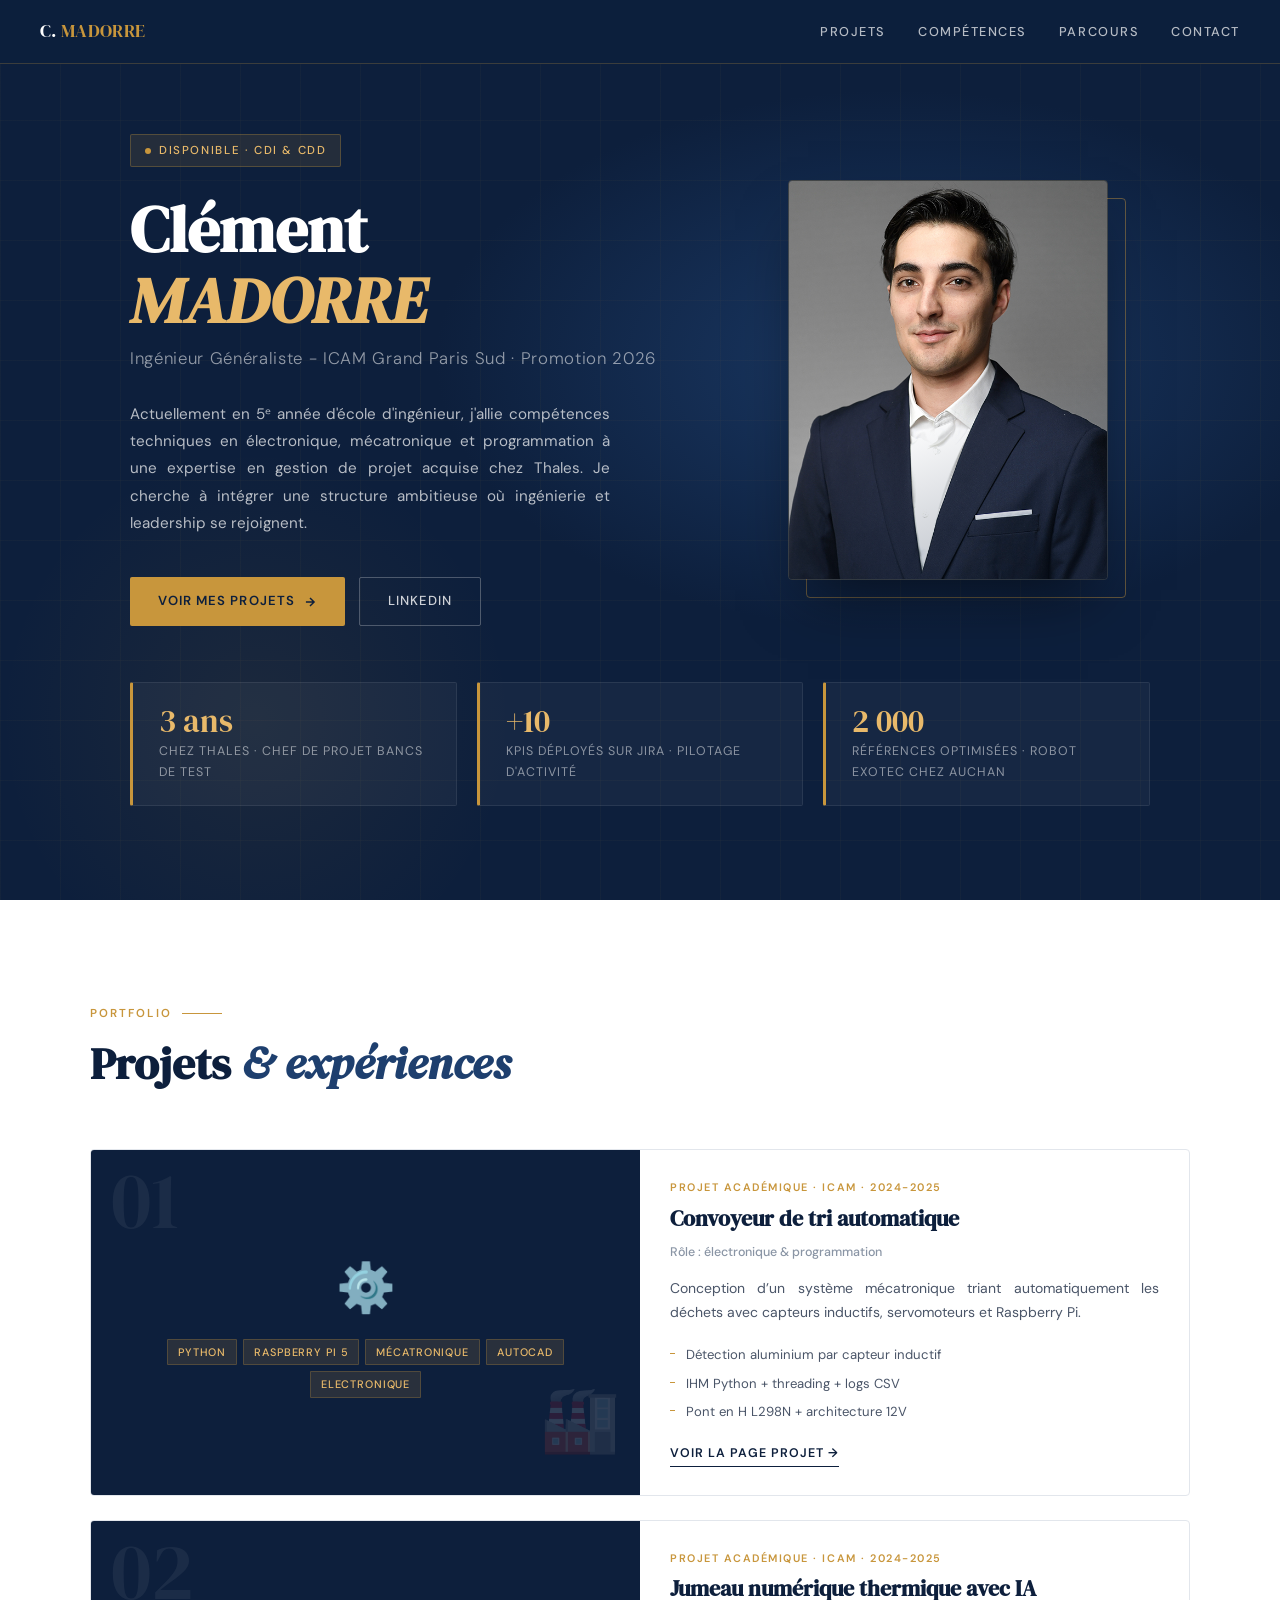
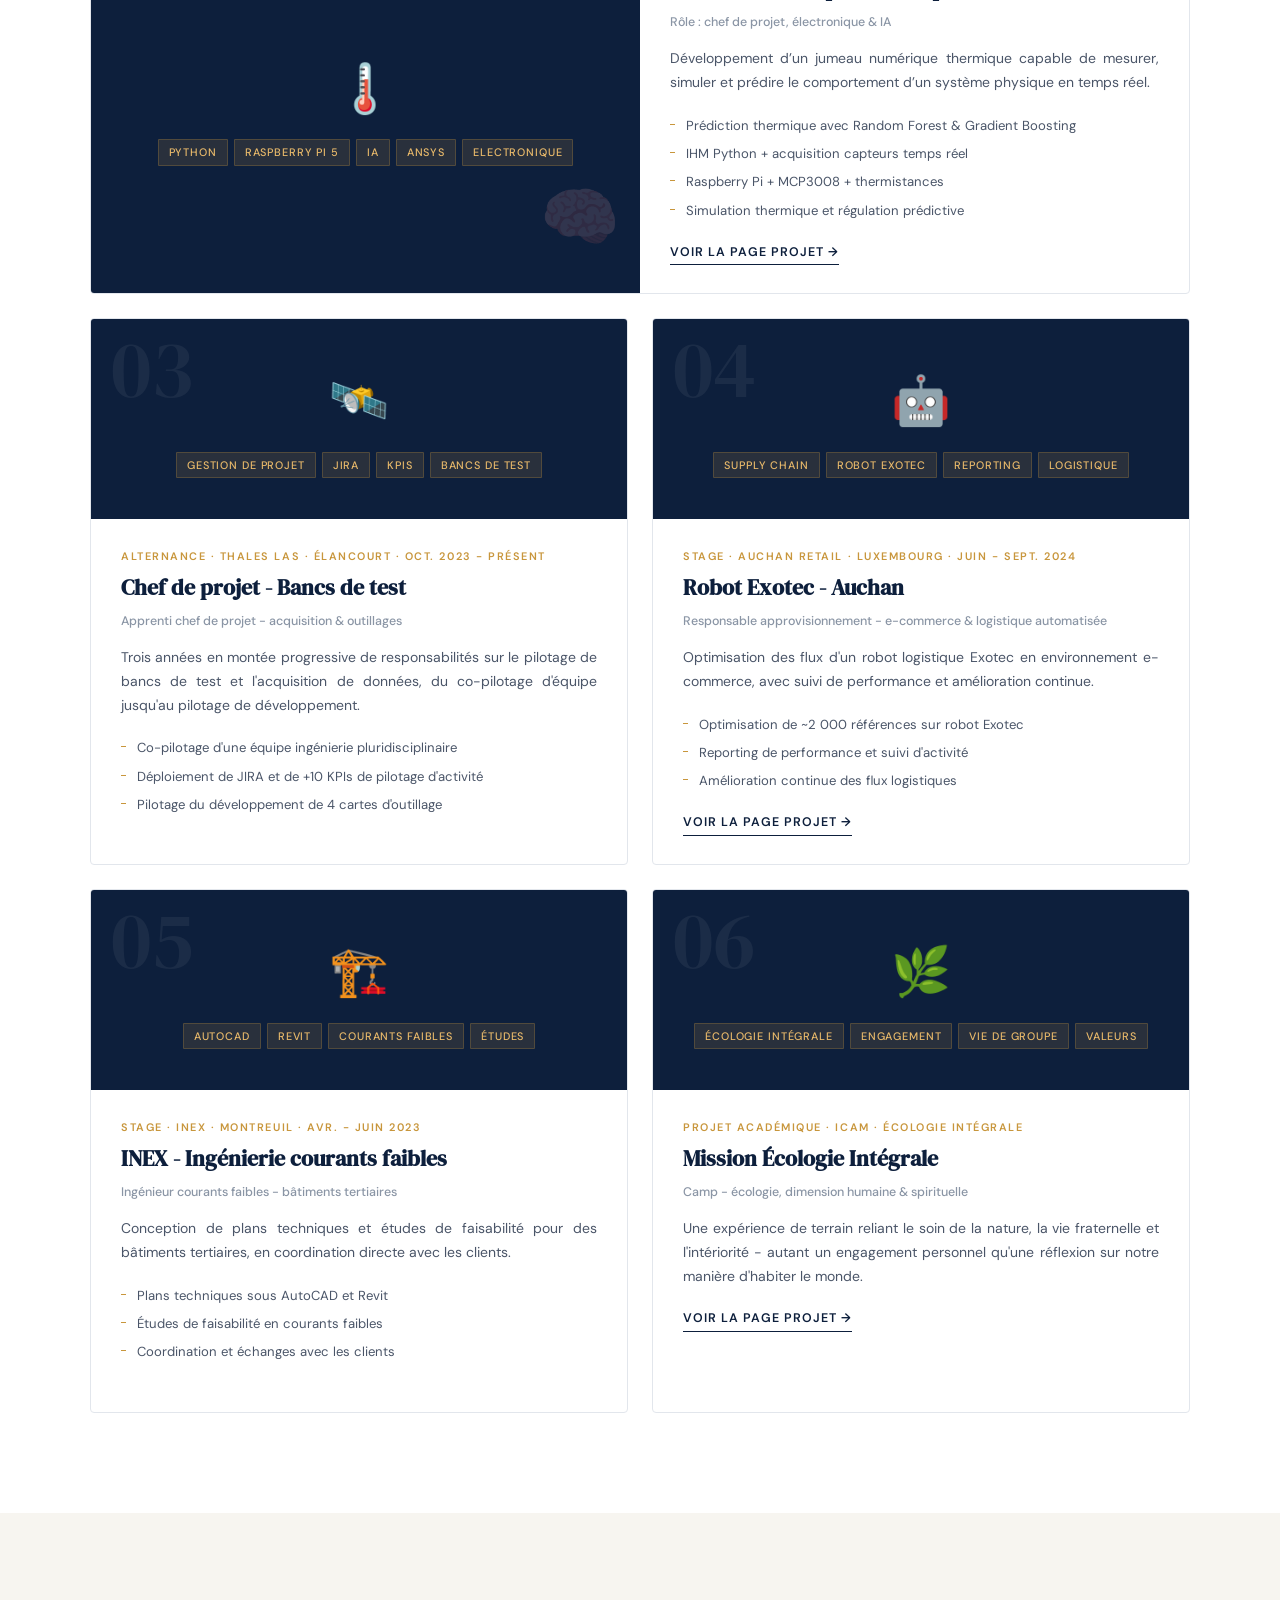
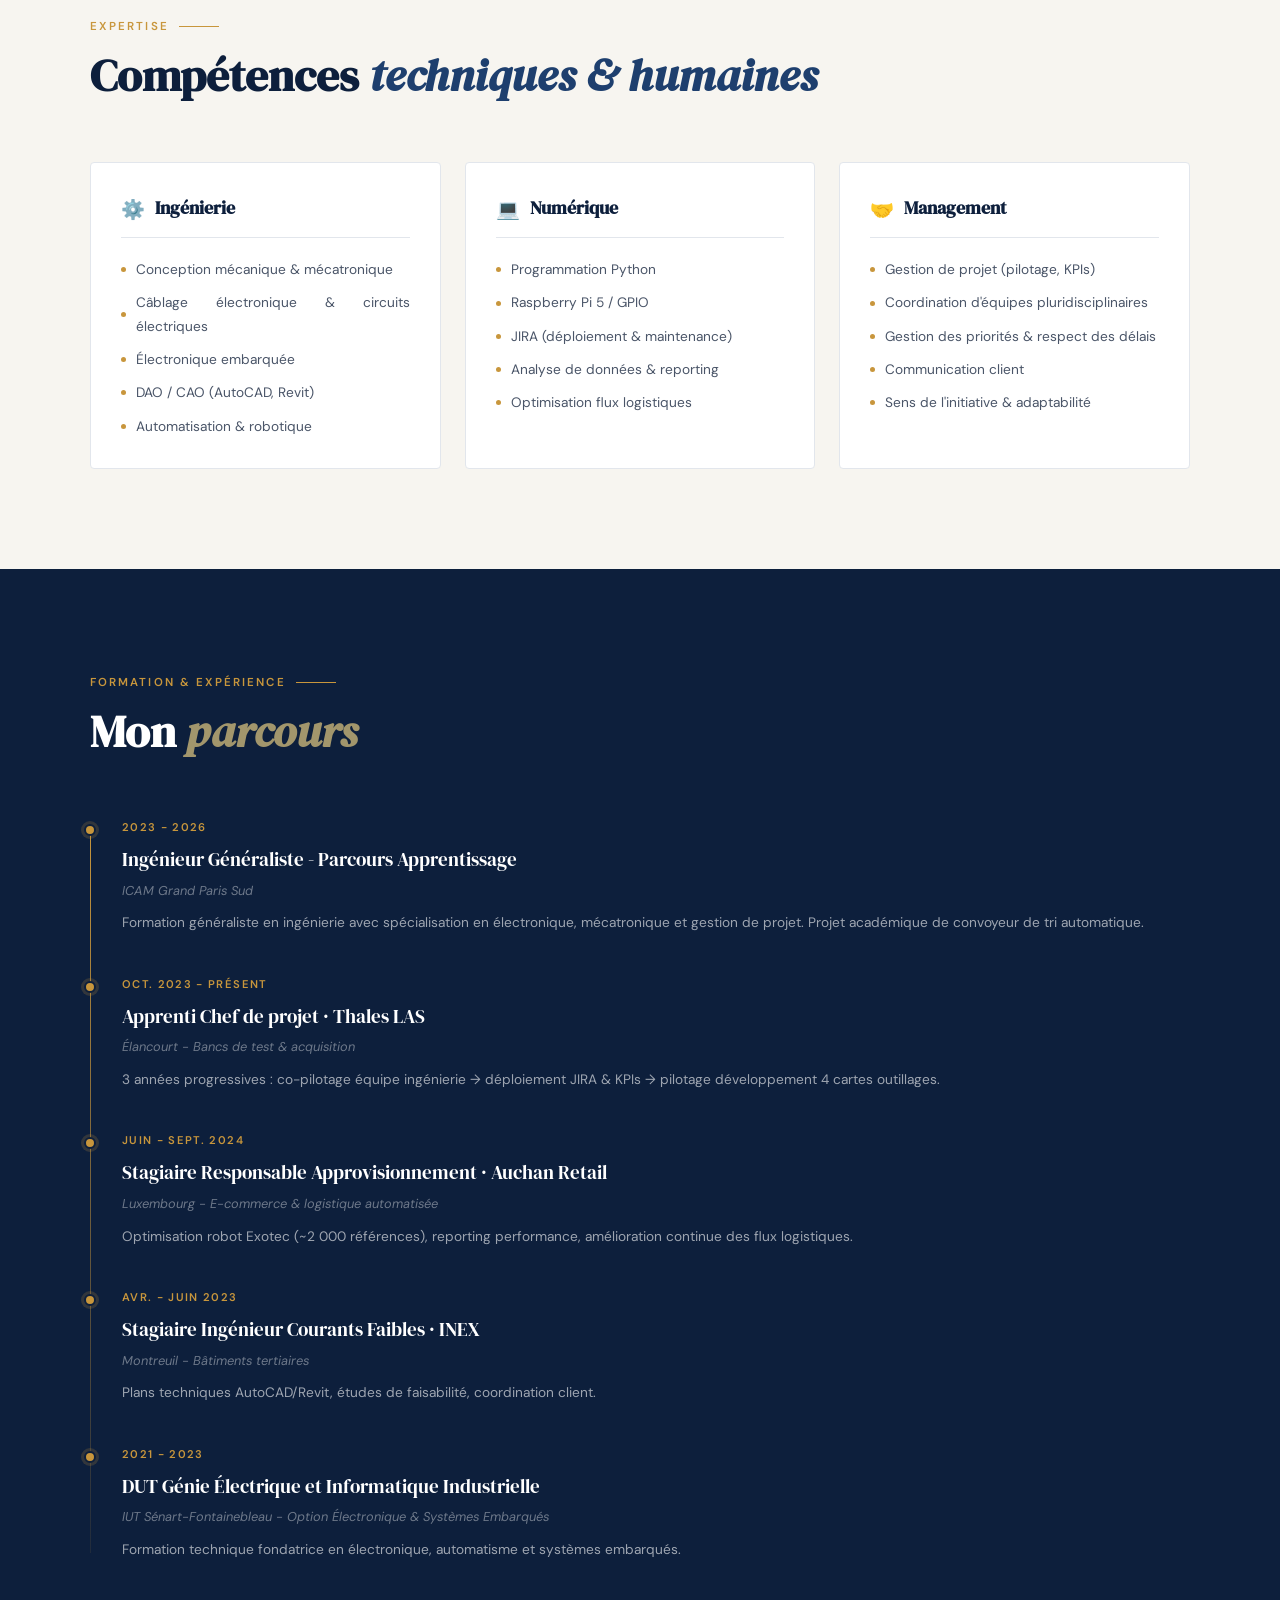
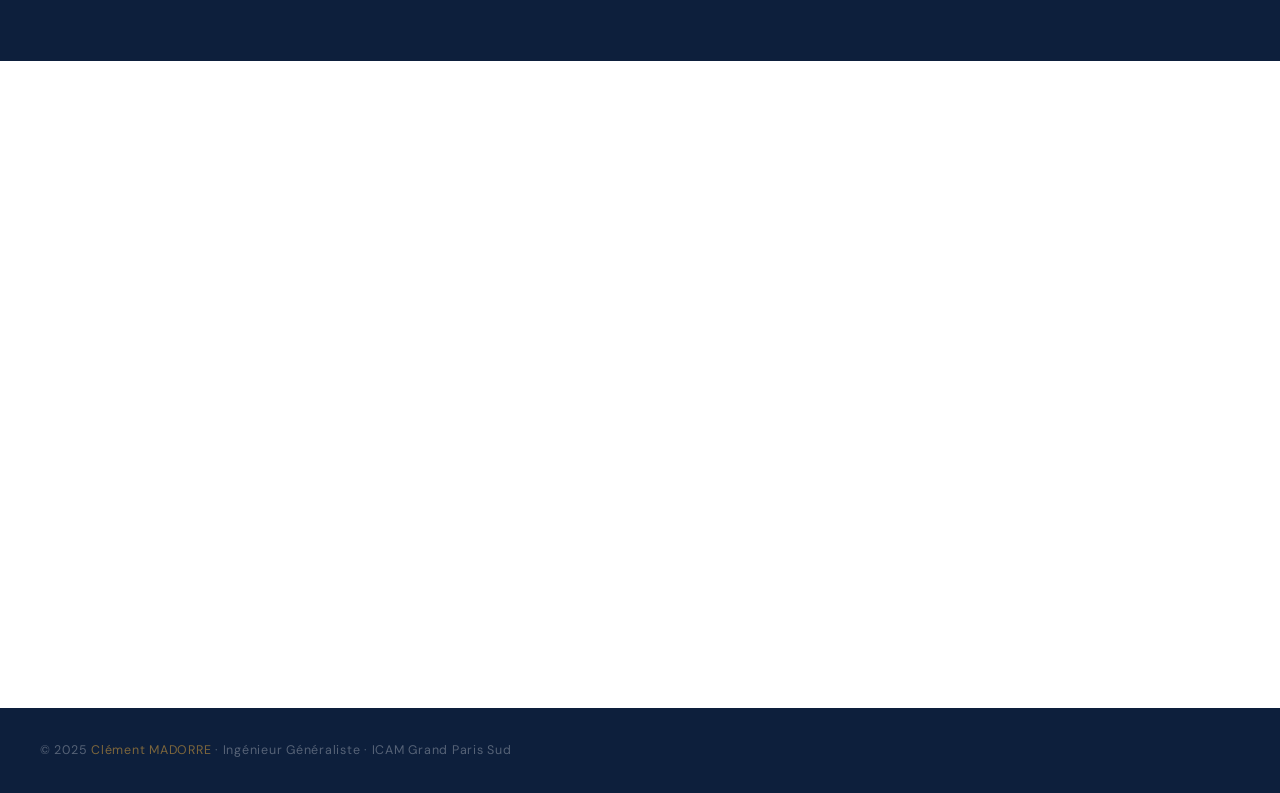
<file: index.html>
<!DOCTYPE html>
<html lang="fr">
<head>
<meta charset="UTF-8">
<meta name="viewport" content="width=device-width, initial-scale=1.0">
<title>Clément MADORRE - Ingénieur Généraliste</title>
<link rel="preconnect" href="https://fonts.googleapis.com">
<link rel="preconnect" href="https://fonts.gstatic.com" crossorigin>
<link href="https://fonts.googleapis.com/css2?family=DM+Serif+Display:ital@0;1&family=DM+Sans:ital,opsz,wght@0,9..40,300;0,9..40,400;0,9..40,500;0,9..40,600;1,9..40,300&display=swap" rel="stylesheet">
<style>
*, *::before, *::after { margin: 0; padding: 0; box-sizing: border-box; }

:root {
  --navy: #0d1f3c;
  --navy-mid: #162d52;
  --navy-light: #1e3f6e;
  --gold: #c8963c;
  --gold-light: #e8b96a;
  --cream: #f7f5f0;
  --white: #ffffff;
  --gray-100: #f0f2f5;
  --gray-200: #e2e6ec;
  --gray-400: #8a95a5;
  --gray-600: #4a5568;
  --text: #1a2332;
}

html { scroll-behavior: smooth; }

/* Texte justifié */
p, .hero-bio, .project-desc, .timeline-desc, li {
  text-align: justify;
  text-justify: inter-word;
  -webkit-hyphens: auto;
  hyphens: auto;
}

body {
  font-family: 'DM Sans', sans-serif;
  background: var(--cream);
  color: var(--text);
  overflow-x: hidden;
  font-size: 15px;
  line-height: 1.7;
}

/* ─── NAV ─── */
nav {
  position: fixed;
  top: 0;
  left: 0;
  right: 0;
  z-index: 100;
  padding: 0 40px;
  height: 64px;
  display: flex;
  align-items: center;
  justify-content: space-between;
  background: rgba(13, 31, 60, 0.97);
  backdrop-filter: blur(12px);
  border-bottom: 1px solid rgba(200, 150, 60, 0.25);
}

.nav-logo {
  font-family: 'DM Serif Display', serif;
  color: var(--white);
  font-size: 1.1rem;
  letter-spacing: 0.02em;
}

.nav-logo span { color: var(--gold); }

.nav-links { display: flex; gap: 32px; list-style: none; }
.nav-links a {
  color: rgba(255,255,255,0.7);
  text-decoration: none;
  font-size: 0.8rem;
  font-weight: 500;
  letter-spacing: 0.12em;
  text-transform: uppercase;
  transition: color 0.2s;
}
.nav-links a:hover { color: var(--gold-light); }

/* ─── HERO ─── */
.hero {
  min-height: 100vh;
  background: var(--navy);
  display: flex;
  align-items: center;
  position: relative;
  overflow: hidden;
}

.hero::before {
  content: '';
  position: absolute;
  inset: 0;
  background:
    radial-gradient(ellipse 60% 50% at 70% 40%, rgba(30, 63, 110, 0.8) 0%, transparent 60%),
    radial-gradient(ellipse 40% 60% at 20% 80%, rgba(200, 150, 60, 0.08) 0%, transparent 50%);
}

.hero-grid {
  position: absolute;
  inset: 0;
  background-image:
    linear-gradient(rgba(200,150,60,0.04) 1px, transparent 1px),
    linear-gradient(90deg, rgba(200,150,60,0.04) 1px, transparent 1px);
  background-size: 60px 60px;
}

.hero-content {
  position: relative;
  max-width: 1100px;
  margin: 0 auto;
  padding: 120px 40px 80px;
  display: flex;
  flex-direction: column;
  gap: 56px;
}

.hero-top {
  display: grid;
  grid-template-columns: 1.15fr 0.85fr;
  gap: 70px;
  align-items: center;
}

/* ─── PORTRAIT ─── */
.hero-portrait {
  position: relative;
  justify-self: center;
  width: 100%;
  max-width: 320px;
}

.hero-portrait img {
  width: 100%;
  height: auto;
  display: block;
  border-radius: 4px;
  filter: grayscale(8%) contrast(1.02);
  border: 1px solid rgba(200, 150, 60, 0.25);
  box-shadow: 0 30px 60px -20px rgba(0,0,0,0.6);
  position: relative;
  z-index: 2;
}

.hero-portrait::before {
  content: '';
  position: absolute;
  top: 18px;
  left: 18px;
  right: -18px;
  bottom: -18px;
  border: 1px solid rgba(200, 150, 60, 0.45);
  border-radius: 4px;
  z-index: 1;
}

.hero-portrait::after {
  content: '';
  position: absolute;
  inset: 0;
  border-radius: 4px;
  background: linear-gradient(160deg, transparent 55%, rgba(13,31,60,0.35) 100%);
  z-index: 3;
  pointer-events: none;
}

.hero-tag {
  display: inline-flex;
  align-items: center;
  gap: 8px;
  background: rgba(200, 150, 60, 0.12);
  border: 1px solid rgba(200, 150, 60, 0.3);
  color: var(--gold-light);
  padding: 6px 14px;
  border-radius: 2px;
  font-size: 0.72rem;
  font-weight: 500;
  letter-spacing: 0.14em;
  text-transform: uppercase;
  margin-bottom: 28px;
}

.hero-tag::before {
  content: '';
  width: 6px;
  height: 6px;
  border-radius: 50%;
  background: var(--gold);
  animation: pulse-dot 2s ease-in-out infinite;
}

@keyframes pulse-dot {
  0%, 100% { opacity: 1; transform: scale(1); }
  50% { opacity: 0.4; transform: scale(0.7); }
}

.hero-name {
  font-family: 'DM Serif Display', serif;
  font-size: clamp(2.8rem, 5vw, 4.2rem);
  color: var(--white);
  line-height: 1.1;
  margin-bottom: 8px;
}

.hero-name em {
  font-style: italic;
  color: var(--gold-light);
}

.hero-title {
  font-size: 1.05rem;
  color: rgba(255,255,255,0.55);
  font-weight: 300;
  letter-spacing: 0.04em;
  margin-bottom: 28px;
}

.hero-bio {
  color: rgba(255,255,255,0.7);
  font-size: 0.95rem;
  line-height: 1.8;
  max-width: 480px;
  margin-bottom: 40px;
}

.hero-cta {
  display: flex;
  gap: 14px;
  flex-wrap: wrap;
}

.btn-primary {
  background: var(--gold);
  color: var(--navy);
  padding: 12px 28px;
  border-radius: 2px;
  text-decoration: none;
  font-weight: 600;
  font-size: 0.82rem;
  letter-spacing: 0.08em;
  text-transform: uppercase;
  transition: background 0.2s, transform 0.15s;
  display: inline-flex;
  align-items: center;
  gap: 8px;
}

.btn-primary:hover { background: var(--gold-light); transform: translateY(-1px); }

.btn-outline {
  border: 1px solid rgba(255,255,255,0.25);
  color: rgba(255,255,255,0.8);
  padding: 12px 28px;
  border-radius: 2px;
  text-decoration: none;
  font-weight: 500;
  font-size: 0.82rem;
  letter-spacing: 0.08em;
  text-transform: uppercase;
  transition: border-color 0.2s, color 0.2s, transform 0.15s;
}

.btn-outline:hover {
  border-color: var(--gold-light);
  color: var(--gold-light);
  transform: translateY(-1px);
}

.hero-stats {
  display: grid;
  grid-template-columns: repeat(3, 1fr);
  gap: 20px;
}

.stat-card {
  background: rgba(255,255,255,0.04);
  border: 1px solid rgba(255,255,255,0.08);
  border-left: 3px solid var(--gold);
  padding: 22px 26px;
  border-radius: 2px;
  transition: background 0.2s;
}

.stat-card:hover { background: rgba(255,255,255,0.07); }

.stat-num {
  font-family: 'DM Serif Display', serif;
  font-size: 2rem;
  color: var(--gold-light);
  line-height: 1;
  margin-bottom: 4px;
}

.stat-label {
  font-size: 0.78rem;
  color: rgba(255,255,255,0.5);
  letter-spacing: 0.08em;
  text-transform: uppercase;
}

/* ─── SECTIONS ─── */
.section { padding: 100px 40px; }
.section-inner { max-width: 1100px; margin: 0 auto; }

.section-header {
  margin-bottom: 60px;
}

.section-label {
  display: inline-flex;
  align-items: center;
  gap: 10px;
  color: var(--gold);
  font-size: 0.72rem;
  font-weight: 600;
  letter-spacing: 0.18em;
  text-transform: uppercase;
  margin-bottom: 14px;
}

.section-label::after {
  content: '';
  display: block;
  width: 40px;
  height: 1px;
  background: var(--gold);
}

.section-title {
  font-family: 'DM Serif Display', serif;
  font-size: clamp(2rem, 3.5vw, 2.8rem);
  color: var(--navy);
  line-height: 1.15;
}

.section-title em { font-style: italic; color: var(--navy-light); }

/* ─── PROJECTS ─── */
.projects-bg { background: var(--white); }

.projects-grid {
  display: grid;
  grid-template-columns: repeat(2, 1fr);
  gap: 24px;
}

.project-card {
  background: var(--white);
  border: 1px solid var(--gray-200);
  border-radius: 4px;
  overflow: hidden;
  transition: transform 0.25s, box-shadow 0.25s;
  position: relative;
}

.project-card:hover {
  transform: translateY(-4px);
  box-shadow: 0 20px 50px rgba(13, 31, 60, 0.1);
}

.project-card.featured {
  grid-column: 1 / -1;
  display: grid;
  grid-template-columns: 1fr 1fr;
}

.project-visual {
  background: var(--navy);
  min-height: 200px;
  display: flex;
  align-items: center;
  justify-content: center;
  position: relative;
  overflow: hidden;
}

.project-card.featured .project-visual { min-height: 340px; }

.project-visual-icon {
  font-size: 4rem;
  opacity: 0.15;
  position: absolute;
  bottom: 20px;
  right: 20px;
}

.project-visual-content {
  position: relative;
  z-index: 1;
  text-align: center;
  padding: 30px;
}

.project-num {
  font-family: 'DM Serif Display', serif;
  font-size: 5rem;
  color: rgba(255,255,255,0.06);
  position: absolute;
  top: 10px;
  left: 20px;
  line-height: 1;
  pointer-events: none;
  user-select: none;
}

.project-icon-main {
  font-size: 3rem;
  margin-bottom: 10px;
  display: block;
}

.project-tech-pills {
  display: flex;
  flex-wrap: wrap;
  gap: 6px;
  justify-content: center;
}

.tech-pill {
  background: rgba(200, 150, 60, 0.15);
  color: var(--gold-light);
  border: 1px solid rgba(200, 150, 60, 0.25);
  padding: 3px 10px;
  border-radius: 1px;
  font-size: 0.68rem;
  font-weight: 500;
  letter-spacing: 0.08em;
  text-transform: uppercase;
}

.project-body {
  padding: 28px 30px;
  display: flex;
  flex-direction: column;
}

.project-category {
  font-size: 0.68rem;
  font-weight: 600;
  letter-spacing: 0.14em;
  text-transform: uppercase;
  color: var(--gold);
  margin-bottom: 8px;
}

.project-name {
  font-family: 'DM Serif Display', serif;
  font-size: 1.35rem;
  color: var(--navy);
  line-height: 1.25;
  margin-bottom: 10px;
}

.project-company {
  font-size: 0.78rem;
  color: var(--gray-400);
  margin-bottom: 14px;
  font-weight: 500;
}

.project-desc {
  font-size: 0.875rem;
  color: var(--gray-600);
  line-height: 1.7;
  flex: 1;
  margin-bottom: 20px;
}

.project-highlights {
  list-style: none;
  margin-bottom: 20px;
  display: flex;
  flex-direction: column;
  gap: 6px;
}

.project-highlights li {
  font-size: 0.82rem;
  color: var(--gray-600);
  padding-left: 16px;
  position: relative;
}

.project-highlights li::before {
  content: '';
  position: absolute;
  left: 0;
  top: 9px;
  width: 5px;
  height: 1px;
  background: var(--gold);
}

.project-link {
  display: inline-flex;
  align-items: center;
  gap: 6px;
  color: var(--navy);
  text-decoration: none;
  font-size: 0.78rem;
  font-weight: 600;
  letter-spacing: 0.08em;
  text-transform: uppercase;
  border-bottom: 1.5px solid var(--navy);
  padding-bottom: 1px;
  width: fit-content;
  transition: color 0.2s, border-color 0.2s;
  margin-top: auto;
}

.project-link:hover { color: var(--gold); border-color: var(--gold); }
.project-link svg { transition: transform 0.2s; }
.project-link:hover svg { transform: translateX(3px); }

/* ─── SKILLS ─── */
.skills-bg { background: var(--cream); }

.skills-grid {
  display: grid;
  grid-template-columns: repeat(3, 1fr);
  gap: 24px;
}

.skill-group {
  background: var(--white);
  border: 1px solid var(--gray-200);
  padding: 30px;
  border-radius: 4px;
}

.skill-group-title {
  font-family: 'DM Serif Display', serif;
  font-size: 1.1rem;
  color: var(--navy);
  margin-bottom: 20px;
  padding-bottom: 12px;
  border-bottom: 1px solid var(--gray-200);
  display: flex;
  align-items: center;
  gap: 10px;
}

.skill-group-title span { font-size: 1.2rem; }

.skill-list {
  list-style: none;
  display: flex;
  flex-direction: column;
  gap: 10px;
}

.skill-item {
  display: flex;
  align-items: center;
  gap: 10px;
  font-size: 0.855rem;
  color: var(--gray-600);
}

.skill-dot {
  width: 5px;
  height: 5px;
  border-radius: 50%;
  background: var(--gold);
  flex-shrink: 0;
}

/* ─── TIMELINE / PARCOURS ─── */
.parcours-bg { background: var(--navy); }
.parcours-bg .section-title { color: var(--white); }
.parcours-bg .section-label { color: var(--gold); }
.parcours-bg .section-label::after { background: var(--gold); }

.timeline {
  position: relative;
  padding-left: 32px;
}

.timeline::before {
  content: '';
  position: absolute;
  left: 0;
  top: 8px;
  bottom: 8px;
  width: 1px;
  background: linear-gradient(to bottom, var(--gold), rgba(200,150,60,0.1));
}

.timeline-item {
  position: relative;
  margin-bottom: 40px;
  animation: fade-up 0.5s ease both;
}

.timeline-item:last-child { margin-bottom: 0; }

.timeline-dot {
  position: absolute;
  left: -38px;
  top: 6px;
  width: 12px;
  height: 12px;
  border-radius: 50%;
  background: var(--gold);
  border: 2px solid var(--navy);
  box-shadow: 0 0 0 3px rgba(200,150,60,0.2);
}

.timeline-date {
  font-size: 0.7rem;
  font-weight: 600;
  letter-spacing: 0.12em;
  text-transform: uppercase;
  color: var(--gold);
  margin-bottom: 6px;
}

.timeline-title {
  font-family: 'DM Serif Display', serif;
  font-size: 1.2rem;
  color: var(--white);
  margin-bottom: 4px;
}

.timeline-org {
  font-size: 0.8rem;
  color: rgba(255,255,255,0.4);
  margin-bottom: 10px;
  font-style: italic;
}

.timeline-desc {
  font-size: 0.855rem;
  color: rgba(255,255,255,0.6);
  line-height: 1.7;
}

/* ─── CONTACT ─── */
.contact-bg { background: var(--white); }

.contact-grid {
  display: grid;
  grid-template-columns: 1fr 1fr;
  gap: 60px;
  align-items: start;
}

.contact-text {
  font-size: 1rem;
  color: var(--gray-600);
  line-height: 1.8;
  margin-bottom: 36px;
}

.contact-items {
  display: flex;
  flex-direction: column;
  gap: 16px;
}

.contact-item {
  display: flex;
  align-items: center;
  gap: 14px;
  text-decoration: none;
  color: var(--text);
  font-size: 0.88rem;
  transition: color 0.2s;
}

.contact-item:hover { color: var(--gold); }

.contact-icon {
  width: 38px;
  height: 38px;
  background: var(--gray-100);
  border-radius: 2px;
  display: flex;
  align-items: center;
  justify-content: center;
  font-size: 1rem;
  flex-shrink: 0;
}

.contact-qr {
  background: var(--navy);
  border-radius: 4px;
  padding: 36px;
  text-align: center;
  color: var(--white);
}

.contact-qr h3 {
  font-family: 'DM Serif Display', serif;
  font-size: 1.4rem;
  margin-bottom: 10px;
}

.contact-qr p {
  font-size: 0.82rem;
  color: rgba(255,255,255,0.5);
  margin-bottom: 24px;
}

.linkedin-cta {
  display: inline-flex;
  align-items: center;
  gap: 10px;
  background: var(--gold);
  color: var(--navy);
  text-decoration: none;
  padding: 12px 24px;
  border-radius: 2px;
  font-weight: 700;
  font-size: 0.82rem;
  letter-spacing: 0.08em;
  text-transform: uppercase;
  transition: background 0.2s;
}

.linkedin-cta:hover { background: var(--gold-light); }

/* ─── FOOTER ─── */
footer {
  background: var(--navy);
  padding: 32px 40px;
  text-align: center;
  color: rgba(255,255,255,0.3);
  font-size: 0.78rem;
  letter-spacing: 0.06em;
}

footer span { color: rgba(200,150,60,0.6); }

/* ─── ANIMATIONS ─── */
@keyframes fade-up {
  from { opacity: 0; transform: translateY(20px); }
  to { opacity: 1; transform: translateY(0); }
}

.reveal {
  opacity: 0;
  transform: translateY(24px);
  transition: opacity 0.6s ease, transform 0.6s ease;
}

.reveal.visible {
  opacity: 1;
  transform: translateY(0);
}

/* ─── RESPONSIVE ─── */
@media (max-width: 900px) {
  .hero-top { grid-template-columns: 1fr; gap: 40px; }
  .hero-portrait { order: -1; max-width: 240px; }
  .hero-stats { grid-template-columns: repeat(3, 1fr); }
  .projects-grid { grid-template-columns: 1fr; }
  .project-card.featured { grid-template-columns: 1fr; }
  .skills-grid { grid-template-columns: 1fr 1fr; }
  .contact-grid { grid-template-columns: 1fr; }
  nav { padding: 0 20px; }
  .nav-links { gap: 18px; }
}

@media (max-width: 600px) {
  .section { padding: 70px 24px; }
  .hero-content { padding: 100px 24px 60px; }
  .hero-stats { grid-template-columns: 1fr; }
  .skills-grid { grid-template-columns: 1fr; }
  .nav-links { display: none; }
}
</style>
</head>
<body>

<!-- NAV -->
<nav>
  <div class="nav-logo">C. <span>MADORRE</span></div>
  <ul class="nav-links">
    <li><a href="#projets">Projets</a></li>
    <li><a href="#competences">Compétences</a></li>
    <li><a href="#parcours">Parcours</a></li>
    <li><a href="#contact">Contact</a></li>
  </ul>
</nav>

<!-- HERO -->
<section class="hero">
  <div class="hero-grid"></div>
  <div class="hero-content">
    <div class="hero-top">
      <div class="hero-text">
        <div class="hero-tag">Disponible · CDI & CDD</div>
        <h1 class="hero-name">Clément<br><em>MADORRE</em></h1>
        <p class="hero-title">Ingénieur Généraliste - ICAM Grand Paris Sud · Promotion 2026</p>
        <p class="hero-bio">
          Actuellement en 5ᵉ année d'école d'ingénieur, j'allie compétences techniques en électronique, mécatronique et programmation à une expertise en gestion de projet acquise chez Thales. Je cherche à intégrer une structure ambitieuse où ingénierie et leadership se rejoignent.
        </p>
        <div class="hero-cta">
          <a href="#projets" class="btn-primary">
            Voir mes projets
            <svg width="14" height="14" viewBox="0 0 24 24" fill="none" stroke="currentColor" stroke-width="2.5"><path d="M5 12h14M12 5l7 7-7 7"/></svg>
          </a>
          <a href="https://www.linkedin.com/in/clément-madorre-2003c0310/" target="_blank" class="btn-outline">LinkedIn</a>
        </div>
      </div>
      <div class="hero-portrait">
        <img src="clement_portrait.jpg" alt="Portrait de Clément MADORRE, ingénieur généraliste">
      </div>
    </div>
    <div class="hero-stats">
      <div class="stat-card">
        <div class="stat-num">3 ans</div>
        <div class="stat-label">Chez Thales · Chef de projet bancs de test</div>
      </div>
      <div class="stat-card">
        <div class="stat-num">+10</div>
        <div class="stat-label">KPIs déployés sur JIRA · Pilotage d'activité</div>
      </div>
      <div class="stat-card">
        <div class="stat-num">2 000</div>
        <div class="stat-label">Références optimisées · Robot Exotec chez Auchan</div>
      </div>
    </div>
  </div>
</section>

<!-- PROJETS -->
<section id="projets" class="section projects-bg">
  <div class="section-inner">
    <div class="section-header reveal">
      <div class="section-label">Portfolio</div>
      <h2 class="section-title">Projets <em>& expériences</em></h2>
    </div>

    <div class="projects-grid">

      <!-- 01 CONVOYEUR -->
      <div class="project-card featured reveal">
        <div class="project-visual">
          <div class="project-num">01</div>
          <div class="project-visual-content">
            <span class="project-icon-main">⚙️</span>
            <div class="project-tech-pills">
              <span class="tech-pill">Python</span>
              <span class="tech-pill">Raspberry Pi 5</span>
              <span class="tech-pill">Mécatronique</span>
              <span class="tech-pill">AutoCAD</span>
              <span class="tech-pill">Electronique</span>
            </div>
          </div>
          <div class="project-visual-icon">🏭</div>
        </div>

        <div class="project-body">
          <div class="project-category">Projet académique · ICAM · 2024-2025</div>
          <h3 class="project-name">Convoyeur de tri automatique</h3>
          <p class="project-company">Rôle : électronique & programmation</p>
          <p class="project-desc">
            Conception d’un système mécatronique triant automatiquement les déchets
            avec capteurs inductifs, servomoteurs et Raspberry Pi.
          </p>

          <ul class="project-highlights">
            <li>Détection aluminium par capteur inductif</li>
            <li>IHM Python + threading + logs CSV</li>
            <li>Pont en H L298N + architecture 12V</li>
          </ul>

          <a href="Page_WEB_FINAL.html" class="project-link">
            Voir la page projet →
          </a>
        </div>
      </div>

      <!-- 02 JUMEAU NUMERIQUE -->
      <div class="project-card featured reveal">
        <div class="project-visual">
          <div class="project-num">02</div>
          <div class="project-visual-content">
            <span class="project-icon-main">🌡️</span>
            <div class="project-tech-pills">
              <span class="tech-pill">Python</span>
              <span class="tech-pill">Raspberry Pi 5</span>
              <span class="tech-pill">IA</span>
              <span class="tech-pill">ANSYS</span>
              <span class="tech-pill">Electronique</span>
            </div>
          </div>
          <div class="project-visual-icon">🧠</div>
        </div>

        <div class="project-body">
          <div class="project-category">Projet académique · ICAM · 2024-2025</div>
          <h3 class="project-name">Jumeau numérique thermique avec IA</h3>

          <p class="project-company">
            Rôle : chef de projet, électronique & IA
          </p>

          <p class="project-desc">
            Développement d’un jumeau numérique thermique capable de mesurer,
            simuler et prédire le comportement d’un système physique en temps réel.
          </p>

          <ul class="project-highlights">
            <li>Prédiction thermique avec Random Forest & Gradient Boosting</li>
            <li>IHM Python + acquisition capteurs temps réel</li>
            <li>Raspberry Pi + MCP3008 + thermistances</li>
            <li>Simulation thermique et régulation prédictive</li>
          </ul>

          <a href="Page_WEB_JN_E14.html" class="project-link">
            Voir la page projet →
          </a>
        </div>
      </div>

      <!-- 03 THALES -->
      <div class="project-card reveal">
        <div class="project-visual">
          <div class="project-num">03</div>
          <div class="project-visual-content">
            <span class="project-icon-main">🛰️</span>
            <div class="project-tech-pills">
              <span class="tech-pill">Gestion de projet</span>
              <span class="tech-pill">JIRA</span>
              <span class="tech-pill">KPIs</span>
              <span class="tech-pill">Bancs de test</span>
            </div>
          </div>
        </div>

        <div class="project-body">
          <div class="project-category">Alternance · Thales LAS · Élancourt · Oct. 2023 - Présent</div>
          <h3 class="project-name">Chef de projet - Bancs de test</h3>
          <p class="project-company">Apprenti chef de projet - acquisition & outillages</p>
          <p class="project-desc">
            Trois années en montée progressive de responsabilités sur le pilotage de bancs de test et l'acquisition de données, du co-pilotage d'équipe jusqu'au pilotage de développement.
          </p>
          <ul class="project-highlights">
            <li>Co-pilotage d'une équipe ingénierie pluridisciplinaire</li>
            <li>Déploiement de JIRA et de +10 KPIs de pilotage d'activité</li>
            <li>Pilotage du développement de 4 cartes d'outillage</li>
          </ul>
        </div>
      </div>

      <!-- 04 AUCHAN -->
      <div class="project-card reveal">
        <div class="project-visual">
          <div class="project-num">04</div>
          <div class="project-visual-content">
            <span class="project-icon-main">🤖</span>
            <div class="project-tech-pills">
              <span class="tech-pill">Supply chain</span>
              <span class="tech-pill">Robot Exotec</span>
              <span class="tech-pill">Reporting</span>
              <span class="tech-pill">Logistique</span>
            </div>
          </div>
        </div>

        <div class="project-body">
          <div class="project-category">Stage · Auchan Retail · Luxembourg · Juin - Sept. 2024</div>
          <h3 class="project-name">Robot Exotec - Auchan</h3>
          <p class="project-company">Responsable approvisionnement - e-commerce & logistique automatisée</p>
          <p class="project-desc">
            Optimisation des flux d'un robot logistique Exotec en environnement e-commerce, avec suivi de performance et amélioration continue.
          </p>
          <ul class="project-highlights">
            <li>Optimisation de ~2 000 références sur robot Exotec</li>
            <li>Reporting de performance et suivi d'activité</li>
            <li>Amélioration continue des flux logistiques</li>
          </ul>
          <a href="Page_WEB_AUCHAN.html" class="project-link">
            Voir la page projet →
          </a>
        </div>
      </div>

      <!-- 05 INEX -->
      <div class="project-card reveal">
        <div class="project-visual">
          <div class="project-num">05</div>
          <div class="project-visual-content">
            <span class="project-icon-main">🏗️</span>
            <div class="project-tech-pills">
              <span class="tech-pill">AutoCAD</span>
              <span class="tech-pill">Revit</span>
              <span class="tech-pill">Courants faibles</span>
              <span class="tech-pill">Études</span>
            </div>
          </div>
        </div>

        <div class="project-body">
          <div class="project-category">Stage · INEX · Montreuil · Avr. - Juin 2023</div>
          <h3 class="project-name">INEX - Ingénierie courants faibles</h3>
          <p class="project-company">Ingénieur courants faibles - bâtiments tertiaires</p>
          <p class="project-desc">
            Conception de plans techniques et études de faisabilité pour des bâtiments tertiaires, en coordination directe avec les clients.
          </p>
          <ul class="project-highlights">
            <li>Plans techniques sous AutoCAD et Revit</li>
            <li>Études de faisabilité en courants faibles</li>
            <li>Coordination et échanges avec les clients</li>
          </ul>
        </div>
      </div>

      <!-- 06 MEI -->
      <div class="project-card reveal">
        <div class="project-visual">
          <div class="project-num">06</div>
          <div class="project-visual-content">
            <span class="project-icon-main">🌿</span>
            <div class="project-tech-pills">
              <span class="tech-pill">Écologie intégrale</span>
              <span class="tech-pill">Engagement</span>
              <span class="tech-pill">Vie de groupe</span>
              <span class="tech-pill">Valeurs</span>
            </div>
          </div>
        </div>

        <div class="project-body">
          <div class="project-category">Projet académique · ICAM · Écologie intégrale</div>
          <h3 class="project-name">Mission Écologie Intégrale</h3>
          <p class="project-company">Camp - écologie, dimension humaine & spirituelle</p>
          <p class="project-desc">
            Une expérience de terrain reliant le soin de la nature, la vie fraternelle et l'intériorité - autant un engagement personnel qu'une réflexion sur notre manière d'habiter le monde.
          </p>
          <a href="Page_WEB_MEI.html" class="project-link">
            Voir la page projet →
          </a>
        </div>
      </div>

    </div>
  </div>
</section>

<!-- COMPÉTENCES -->
<section id="competences" class="section skills-bg">
  <div class="section-inner">
    <div class="section-header reveal">
      <div class="section-label">Expertise</div>
      <h2 class="section-title">Compétences <em>techniques & humaines</em></h2>
    </div>
    <div class="skills-grid">
      <div class="skill-group reveal">
        <h3 class="skill-group-title"><span>⚙️</span> Ingénierie</h3>
        <ul class="skill-list">
          <li class="skill-item"><span class="skill-dot"></span>Conception mécanique & mécatronique</li>
          <li class="skill-item"><span class="skill-dot"></span>Câblage électronique & circuits électriques</li>
          <li class="skill-item"><span class="skill-dot"></span>Électronique embarquée</li>
          <li class="skill-item"><span class="skill-dot"></span>DAO / CAO (AutoCAD, Revit)</li>
          <li class="skill-item"><span class="skill-dot"></span>Automatisation & robotique</li>
        </ul>
      </div>
      <div class="skill-group reveal">
        <h3 class="skill-group-title"><span>💻</span> Numérique</h3>
        <ul class="skill-list">
          <li class="skill-item"><span class="skill-dot"></span>Programmation Python</li>
          <li class="skill-item"><span class="skill-dot"></span>Raspberry Pi 5 / GPIO</li>
          <li class="skill-item"><span class="skill-dot"></span>JIRA (déploiement & maintenance)</li>
          <li class="skill-item"><span class="skill-dot"></span>Analyse de données & reporting</li>
          <li class="skill-item"><span class="skill-dot"></span>Optimisation flux logistiques</li>
        </ul>
      </div>
      <div class="skill-group reveal">
        <h3 class="skill-group-title"><span>🤝</span> Management</h3>
        <ul class="skill-list">
          <li class="skill-item"><span class="skill-dot"></span>Gestion de projet (pilotage, KPIs)</li>
          <li class="skill-item"><span class="skill-dot"></span>Coordination d'équipes pluridisciplinaires</li>
          <li class="skill-item"><span class="skill-dot"></span>Gestion des priorités & respect des délais</li>
          <li class="skill-item"><span class="skill-dot"></span>Communication client</li>
          <li class="skill-item"><span class="skill-dot"></span>Sens de l'initiative & adaptabilité</li>
        </ul>
      </div>
    </div>
  </div>
</section>

<!-- PARCOURS -->
<section id="parcours" class="section parcours-bg">
  <div class="section-inner">
    <div class="section-header reveal">
      <div class="section-label">Formation & expérience</div>
      <h2 class="section-title" style="color:white">Mon <em style="color:rgba(200,180,120,0.8)">parcours</em></h2>
    </div>
    <div class="timeline">
      <div class="timeline-item reveal">
        <div class="timeline-dot"></div>
        <div class="timeline-date">2023 - 2026</div>
        <div class="timeline-title">Ingénieur Généraliste - Parcours Apprentissage</div>
        <div class="timeline-org">ICAM Grand Paris Sud</div>
        <div class="timeline-desc">Formation généraliste en ingénierie avec spécialisation en électronique, mécatronique et gestion de projet. Projet académique de convoyeur de tri automatique.</div>
      </div>
      <div class="timeline-item reveal">
        <div class="timeline-dot"></div>
        <div class="timeline-date">Oct. 2023 - Présent</div>
        <div class="timeline-title">Apprenti Chef de projet · Thales LAS</div>
        <div class="timeline-org">Élancourt - Bancs de test & acquisition</div>
        <div class="timeline-desc">3 années progressives : co-pilotage équipe ingénierie → déploiement JIRA & KPIs → pilotage développement 4 cartes outillages.</div>
      </div>
      <div class="timeline-item reveal">
        <div class="timeline-dot"></div>
        <div class="timeline-date">Juin - Sept. 2024</div>
        <div class="timeline-title">Stagiaire Responsable Approvisionnement · Auchan Retail</div>
        <div class="timeline-org">Luxembourg - E-commerce & logistique automatisée</div>
        <div class="timeline-desc">Optimisation robot Exotec (~2 000 références), reporting performance, amélioration continue des flux logistiques.</div>
      </div>
      <div class="timeline-item reveal">
        <div class="timeline-dot"></div>
        <div class="timeline-date">Avr. - Juin 2023</div>
        <div class="timeline-title">Stagiaire Ingénieur Courants Faibles · INEX</div>
        <div class="timeline-org">Montreuil - Bâtiments tertiaires</div>
        <div class="timeline-desc">Plans techniques AutoCAD/Revit, études de faisabilité, coordination client.</div>
      </div>
      <div class="timeline-item reveal">
        <div class="timeline-dot"></div>
        <div class="timeline-date">2021 - 2023</div>
        <div class="timeline-title">DUT Génie Électrique et Informatique Industrielle</div>
        <div class="timeline-org">IUT Sénart-Fontainebleau - Option Électronique & Systèmes Embarqués</div>
        <div class="timeline-desc">Formation technique fondatrice en électronique, automatisme et systèmes embarqués.</div>
      </div>
    </div>
  </div>
</section>

<!-- CONTACT -->
<section id="contact" class="section contact-bg">
  <div class="section-inner">
    <div class="section-header reveal">
      <div class="section-label">Me contacter</div>
      <h2 class="section-title">Travaillons <em>ensemble</em></h2>
    </div>
    <div class="contact-grid">
      <div class="reveal">
        <p class="contact-text">
          Actuellement en dernière année d'ingénierie et disponible en septembre 2026, je suis ouvert aux opportunités stimulantes en ingénierie, gestion de projet ou développement de systèmes techniques. N'hésitez pas à me contacter.
        </p>
        <div class="contact-items">
          <a href="mailto:clement.madorre@2026.icam.fr" class="contact-item">
            <div class="contact-icon">✉️</div>
            clement.madorre@2026.icam.fr
          </a>
          <a href="tel:0760430714" class="contact-item">
            <div class="contact-icon">📞</div>
            07 60 43 07 14
          </a>
          <div class="contact-item">
            <div class="contact-icon">📍</div>
            Boussy-Saint-Antoine, 91800 - Île-de-France
          </div>
        </div>
      </div>
      <div class="contact-qr reveal">
        <h3>Retrouvez-moi sur LinkedIn</h3>
        <p>Consultez mon profil complet, mes recommandations et mes actualités professionnelles.</p>
        <a href="https://www.linkedin.com/in/clément-madorre-2003c0310/" target="_blank" class="linkedin-cta">
          <svg width="16" height="16" viewBox="0 0 24 24" fill="currentColor"><path d="M16 8a6 6 0 016 6v7h-4v-7a2 2 0 00-2-2 2 2 0 00-2 2v7h-4v-7a6 6 0 016-6zM2 9h4v12H2z"/><circle cx="4" cy="4" r="2"/></svg>
          Voir le profil LinkedIn
        </a>
      </div>
    </div>
  </div>
</section>

<footer>
  <p>© 2025 <span>Clément MADORRE</span> · Ingénieur Généraliste · ICAM Grand Paris Sud</p>
</footer>

<script>
const observer = new IntersectionObserver((entries) => {
  entries.forEach((entry, i) => {
    if (entry.isIntersecting) {
      setTimeout(() => entry.target.classList.add('visible'), i * 80);
    }
  });
}, { threshold: 0.12, rootMargin: '0px 0px -40px 0px' });

document.querySelectorAll('.reveal').forEach(el => observer.observe(el));
</script>
</body>
</html>
</file>
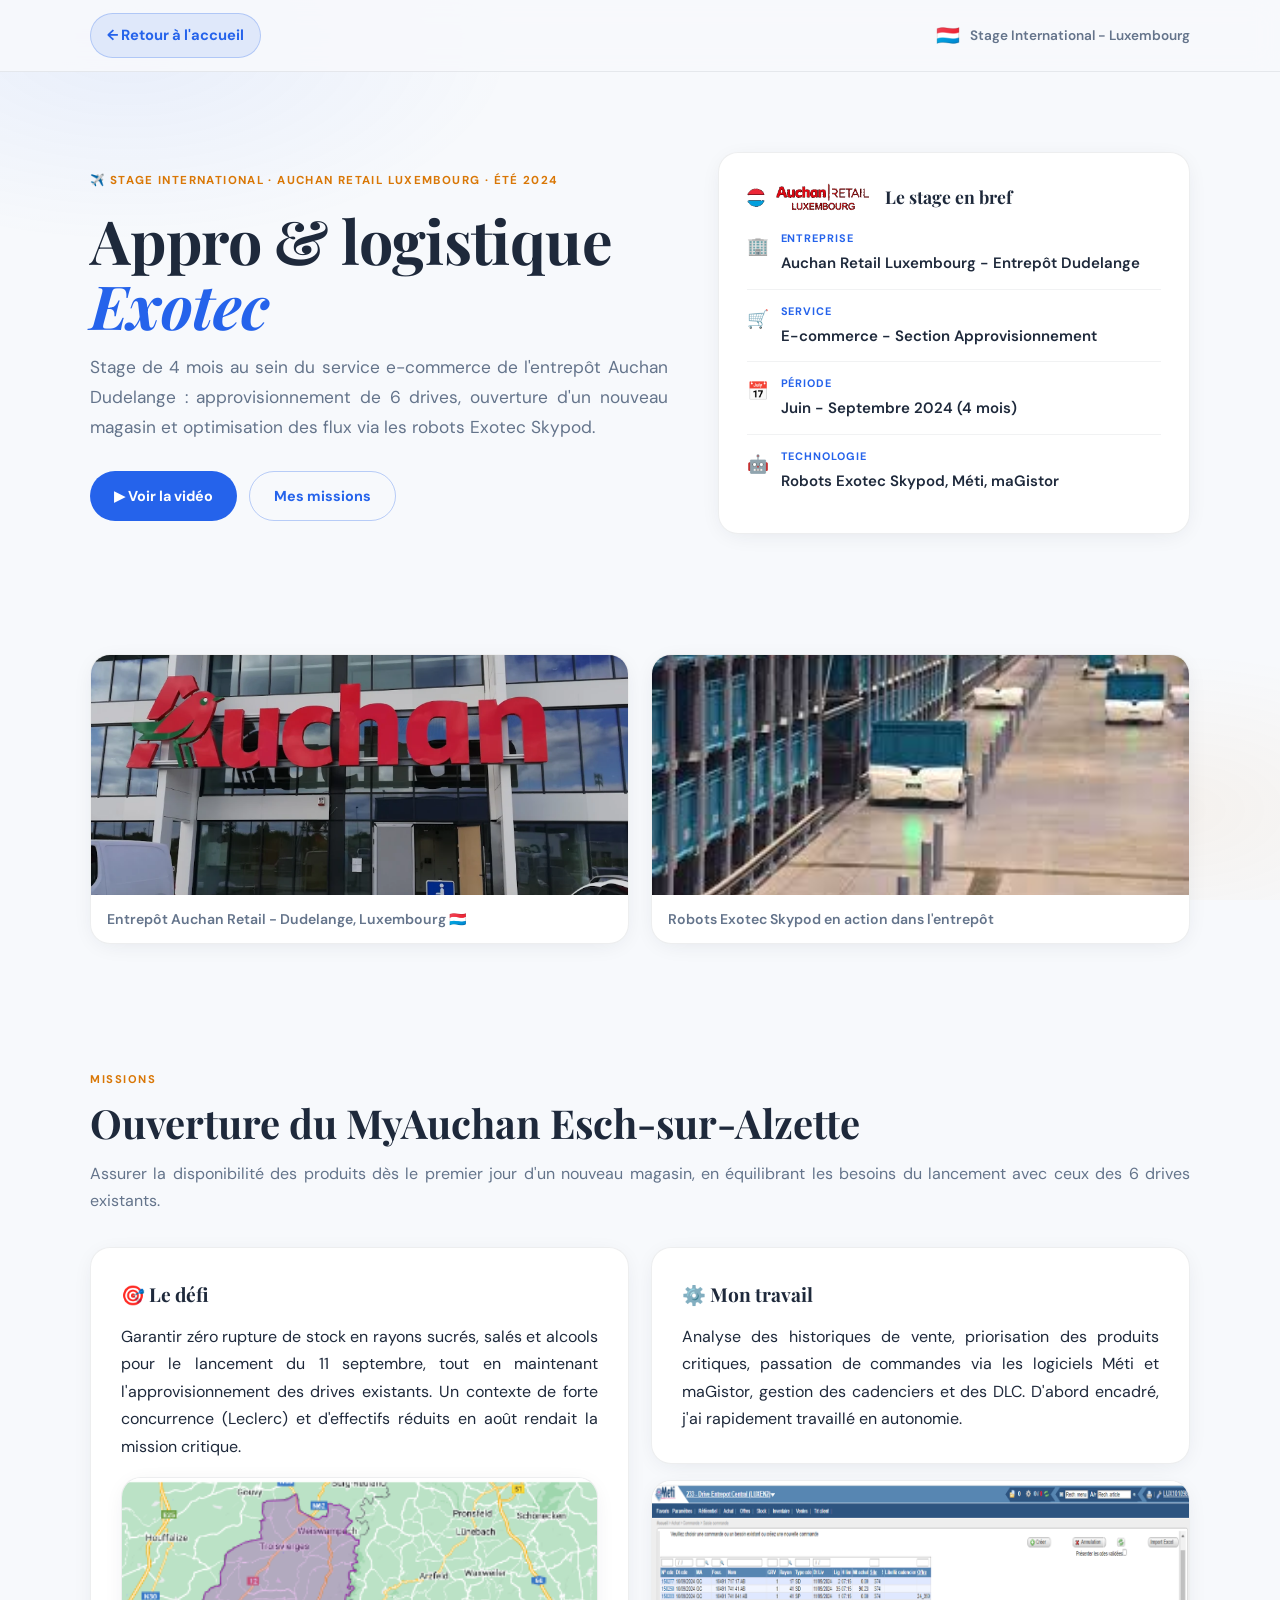
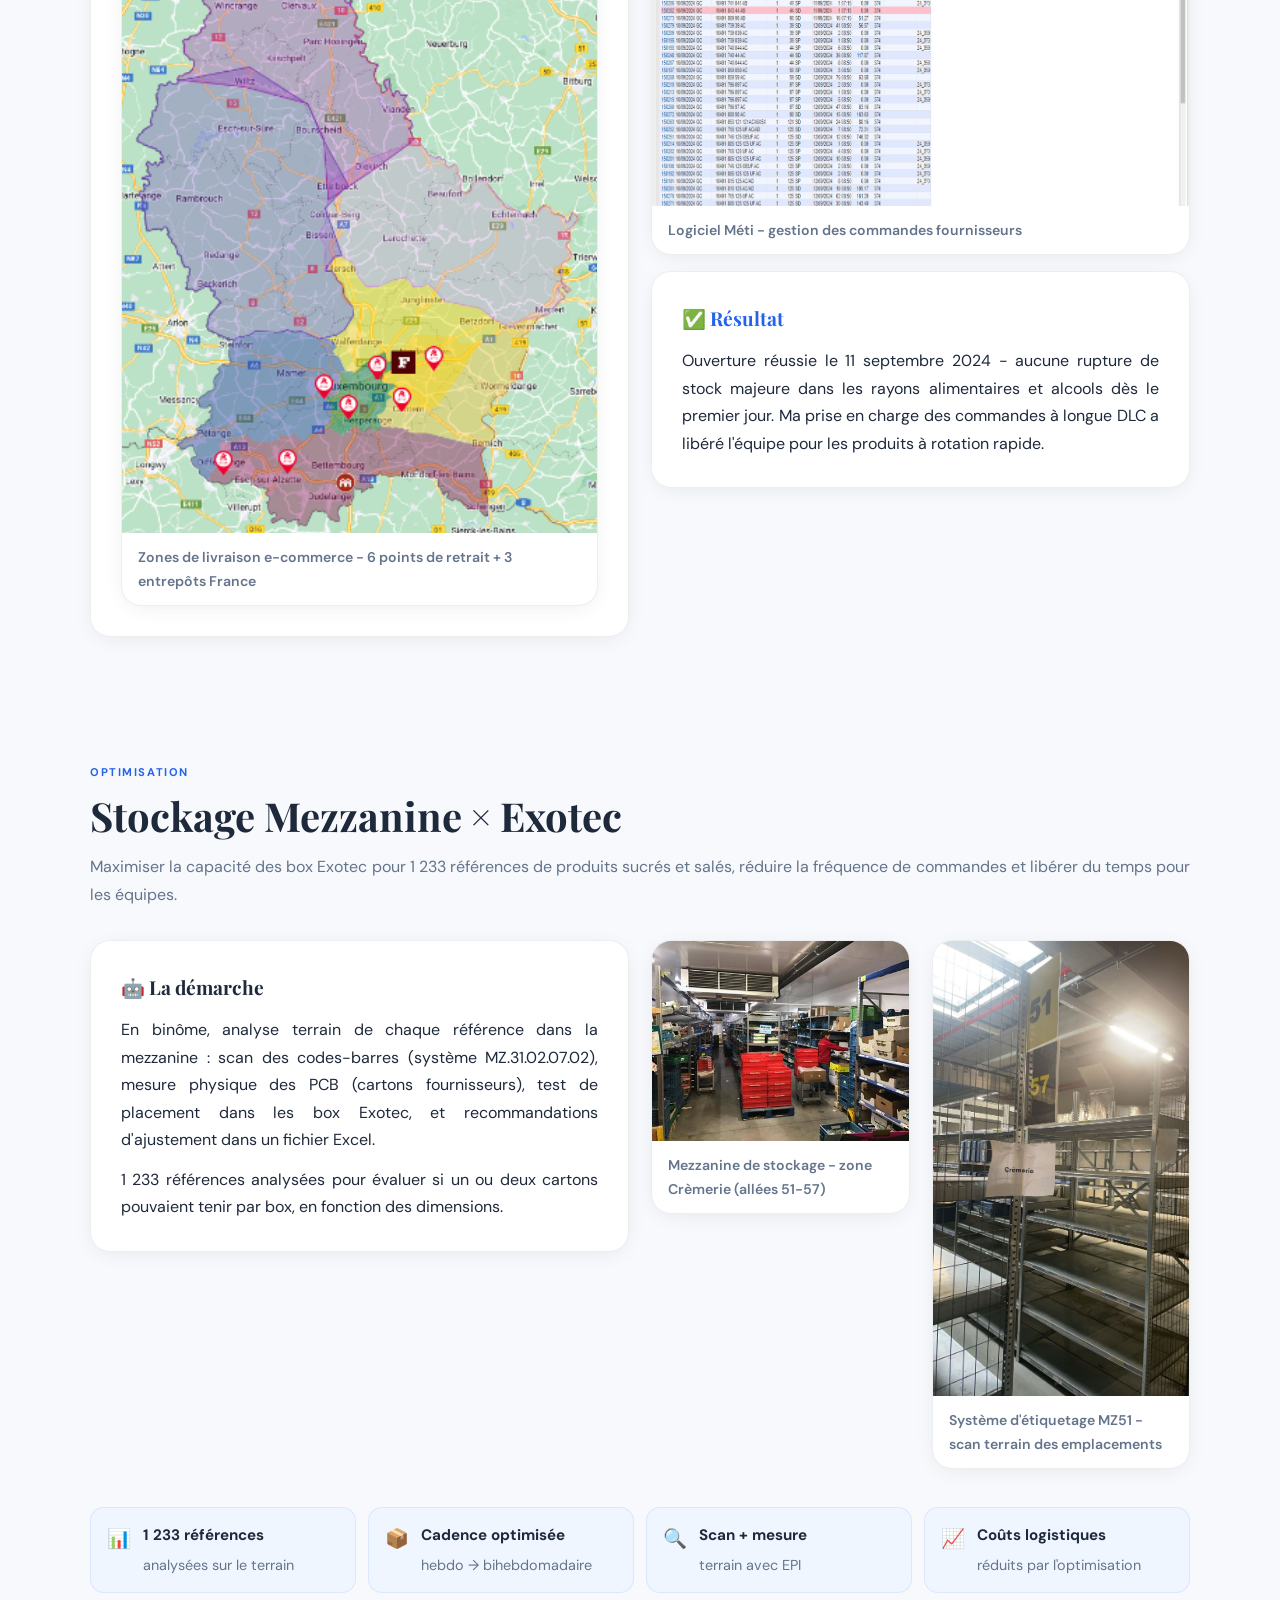
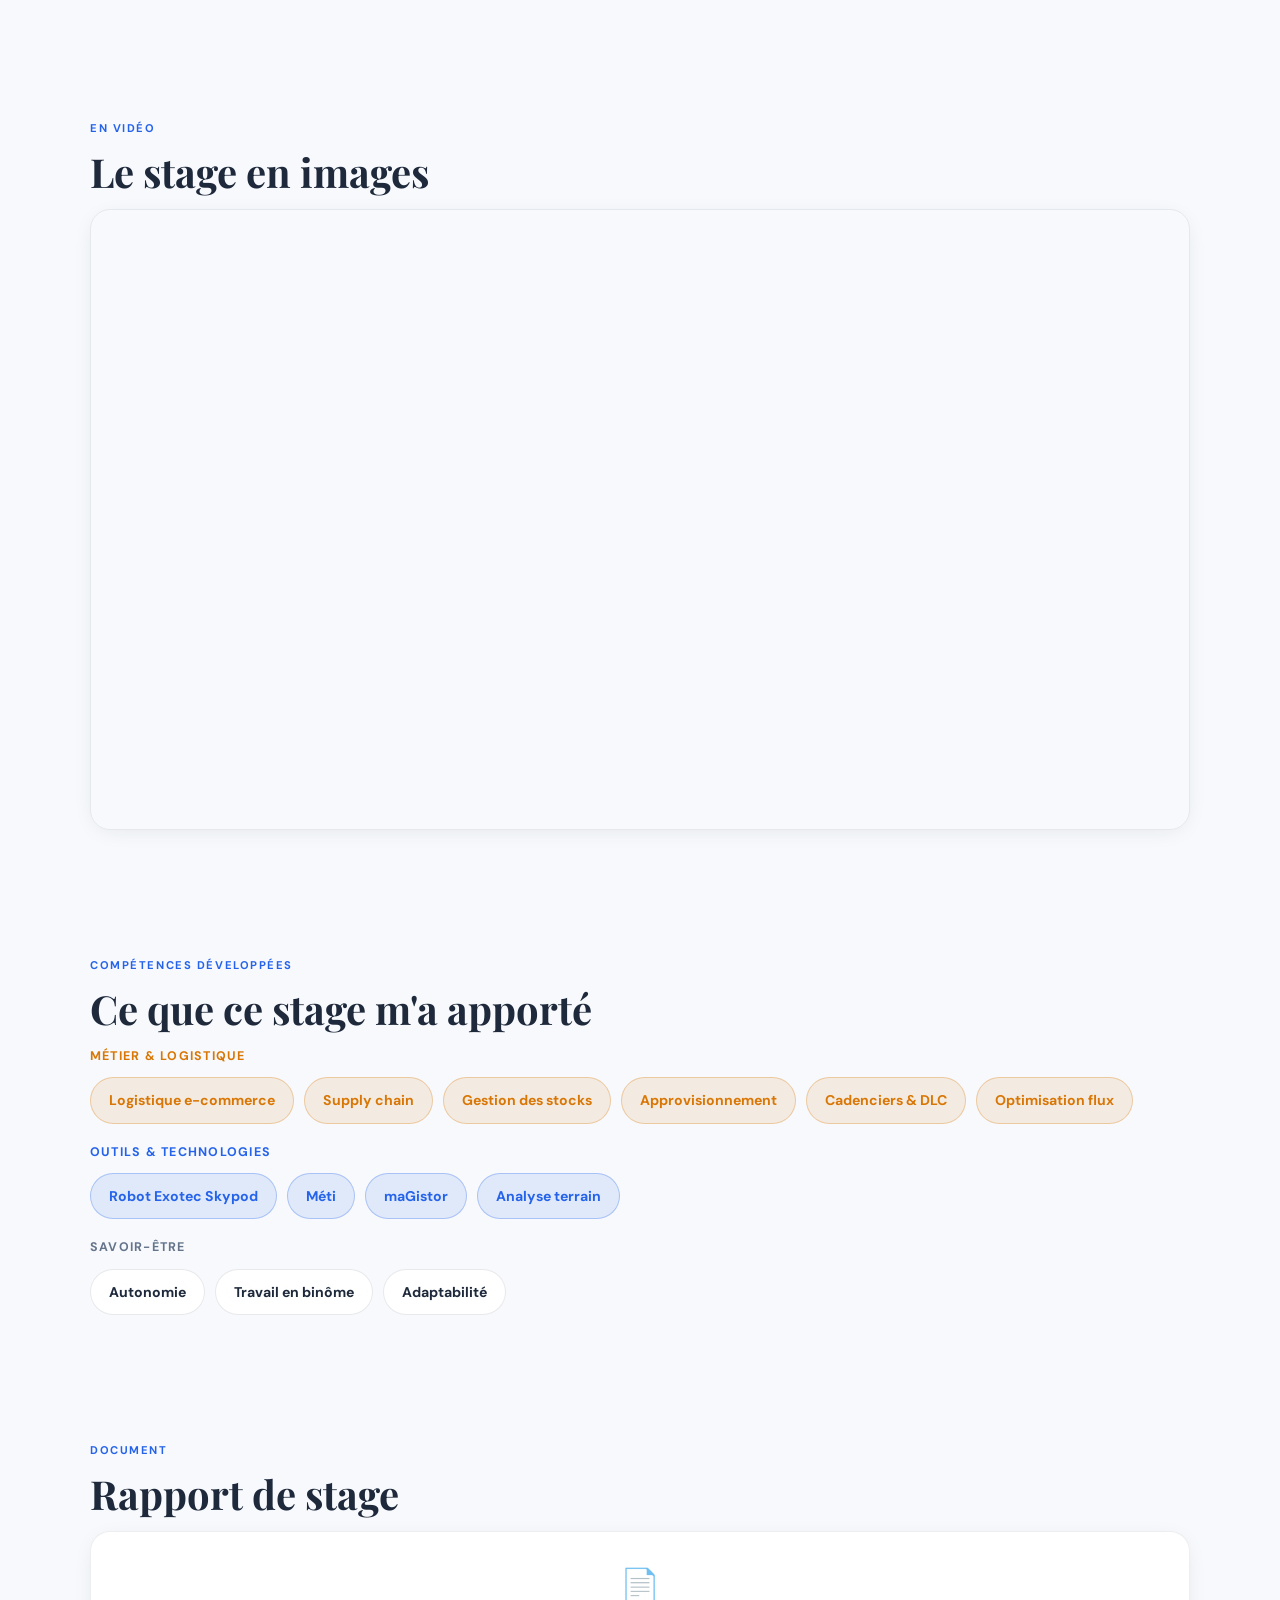
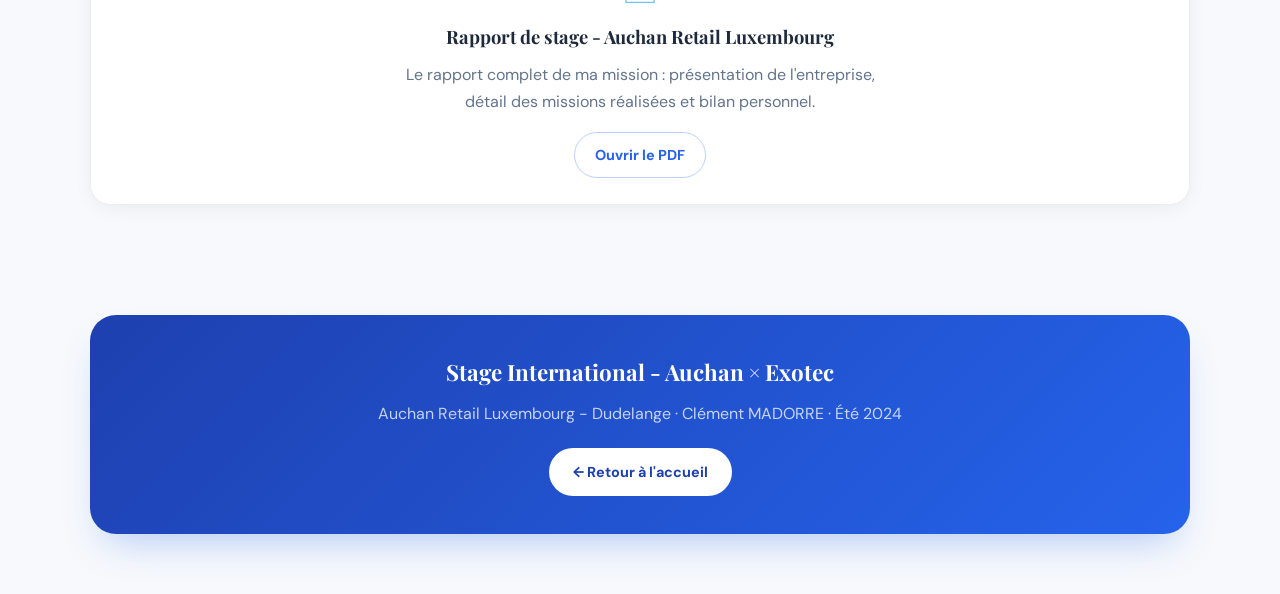
<file: Page_WEB_AUCHAN.html>
<!DOCTYPE html>
<html lang="fr">
<head>
<meta charset="UTF-8">
<meta name="viewport" content="width=device-width,initial-scale=1.0">
<title>Stage International Auchan × Exotec - Clément MADORRE</title>
<link rel="preconnect" href="https://fonts.googleapis.com">
<link rel="preconnect" href="https://fonts.gstatic.com" crossorigin>
<link href="https://fonts.googleapis.com/css2?family=Playfair+Display:ital,wght@0,400;0,600;0,700;1,400;1,500&family=DM+Sans:wght@300;400;500;600;700;800&display=swap" rel="stylesheet">
<style>
*,*::before,*::after{margin:0;padding:0;box-sizing:border-box}
:root{
  --blue:#2563eb;--blue-dark:#1e40af;--blue-soft:rgba(37,99,235,.10);
  --amber:#d97706;--amber-soft:rgba(217,119,6,.10);
  --sky:#f0f6ff;--paper:#ffffff;--bg:#f7f9fc;
  --ink:#1e293b;--muted:#64748b;
  --radius:20px;--shadow:0 4px 24px -8px rgba(30,41,59,.12);
}
html{scroll-behavior:smooth}
body{font-family:'DM Sans',sans-serif;background:var(--bg);color:var(--ink);line-height:1.72;font-size:16px;overflow-x:hidden}
body::before{content:"";position:fixed;inset:0;z-index:-1;pointer-events:none;background:radial-gradient(ellipse 55% 40% at 10% 5%,rgba(37,99,235,.07),transparent 55%),radial-gradient(ellipse 45% 35% at 92% 90%,rgba(217,119,6,.06),transparent 50%)}
.wrap{width:min(100% - 40px,1100px);margin:0 auto}
p{text-align:justify;text-justify:inter-word;-webkit-hyphens:auto;hyphens:auto}
h1,h2,h3{font-family:'Playfair Display',serif}

.topbar{position:sticky;top:0;z-index:100;background:rgba(247,249,252,.88);backdrop-filter:blur(14px);border-bottom:1px solid rgba(30,41,59,.08)}
.topbar-inner{width:min(100% - 32px,1100px);margin:0 auto;display:flex;align-items:center;justify-content:space-between;gap:16px;padding:13px 0}
.home-link{display:inline-flex;align-items:center;gap:8px;text-decoration:none;color:var(--blue);font-weight:700;font-size:.92rem;background:var(--blue-soft);border:1px solid rgba(37,99,235,.25);padding:9px 16px;border-radius:999px;transition:.2s}
.home-link:hover{background:rgba(37,99,235,.18);transform:translateY(-1px)}
.topbar-tag{color:var(--muted);font-size:.85rem;font-weight:600;display:flex;align-items:center;gap:10px}
.flag{font-size:1.2rem}

.hero{padding:80px 0 60px}
.hero-grid{display:grid;grid-template-columns:1.1fr .9fr;gap:50px;align-items:center}
.eyebrow{display:inline-flex;align-items:center;gap:8px;font-weight:700;letter-spacing:.12em;text-transform:uppercase;font-size:.72rem;color:var(--amber);margin-bottom:18px}
.hero h1{font-weight:700;font-size:clamp(2.4rem,5vw,3.8rem);line-height:1.06;letter-spacing:-.01em;margin-bottom:16px;color:var(--ink)}
.hero h1 em{font-style:italic;color:var(--blue)}
.hero .lead{color:var(--muted);font-size:1.08rem;max-width:580px;margin-bottom:28px}
.hero-cta{display:flex;gap:12px;flex-wrap:wrap}
.btn{display:inline-flex;align-items:center;gap:8px;text-decoration:none;font-weight:700;font-size:.9rem;padding:12px 24px;border-radius:999px;transition:.2s}
.btn-blue{background:var(--blue);color:#fff}.btn-blue:hover{background:var(--blue-dark);transform:translateY(-2px)}
.btn-ghost{color:var(--blue);border:1.5px solid rgba(37,99,235,.3)}.btn-ghost:hover{border-color:var(--blue);transform:translateY(-2px)}

.fiche{background:var(--paper);border:1px solid rgba(30,41,59,.08);border-radius:var(--radius);padding:26px 28px;box-shadow:var(--shadow)}
.fiche h3{font-weight:700;font-size:1.1rem;margin-bottom:14px;display:flex;align-items:center;gap:10px;color:var(--ink)}
.fiche-row{display:flex;gap:12px;align-items:flex-start;padding:12px 0;border-top:1px solid rgba(30,41,59,.06)}
.fiche-row:first-of-type{border-top:none;padding-top:0}
.fiche-row .ic{font-size:1.1rem;flex:0 0 auto;margin-top:2px}
.fiche-row .k{display:block;font-size:.68rem;text-transform:uppercase;letter-spacing:.09em;color:var(--blue);font-weight:700;margin-bottom:1px}
.fiche-row .v{font-weight:600;font-size:.94rem}

section{padding:60px 0}
.kicker{display:inline-block;font-weight:700;letter-spacing:.14em;text-transform:uppercase;font-size:.7rem;color:var(--blue);margin-bottom:12px}
.kicker.amber{color:var(--amber)}
h2{font-weight:700;font-size:clamp(1.8rem,3.4vw,2.5rem);line-height:1.12;margin-bottom:14px;color:var(--ink)}
.section-intro{color:var(--muted);margin-bottom:32px}

.panel{background:var(--paper);border:1px solid rgba(30,41,59,.08);border-radius:var(--radius);padding:30px;box-shadow:var(--shadow)}
.panel h3{font-weight:700;font-size:1.2rem;margin-bottom:12px;display:flex;align-items:center;gap:10px}
.grid-2{display:grid;grid-template-columns:1fr 1fr;gap:22px;align-items:start}

.media-card{border-radius:var(--radius);overflow:hidden;border:1px solid rgba(30,41,59,.08);box-shadow:var(--shadow);background:var(--paper)}
.media-card img{width:100%;display:block}
.media-caption{padding:12px 16px;font-size:.88rem;color:var(--muted);font-weight:600}

.highlight{display:flex;gap:12px;align-items:flex-start;padding:14px 16px;border-radius:14px;background:var(--sky);border:1px solid rgba(37,99,235,.1)}
.highlight .ic{font-size:1.2rem;flex:0 0 auto}
.highlight b{display:block;font-size:.95rem;margin-bottom:2px;color:var(--ink)}
.highlight span{color:var(--muted);font-size:.9rem}
.highlight-grid{display:grid;grid-template-columns:repeat(4,1fr);gap:12px}

.video-wrap{position:relative;width:100%;padding-top:56.25%;border-radius:var(--radius);overflow:hidden;box-shadow:var(--shadow);border:1px solid rgba(30,41,59,.08)}
.video-wrap iframe{position:absolute;inset:0;width:100%;height:100%;border:0}

.pill-row{display:flex;flex-wrap:wrap;gap:10px;margin-top:16px}
.pill{padding:10px 18px;border-radius:999px;font-size:.88rem;font-weight:700;background:var(--paper);border:1px solid rgba(30,41,59,.1);color:var(--ink)}
.pill.blue{border-color:rgba(37,99,235,.3);color:var(--blue);background:var(--blue-soft)}
.pill.amber{border-color:rgba(217,119,6,.3);color:var(--amber);background:var(--amber-soft)}

.doc-card{background:var(--paper);border:1px solid rgba(30,41,59,.08);border-radius:var(--radius);padding:26px 28px;box-shadow:var(--shadow);text-align:center}
.doc-card .ic{font-size:2rem;margin-bottom:8px}
.doc-card h3{font-size:1.15rem;margin-bottom:8px}
.doc-card p{color:var(--muted);max-width:480px;margin:0 auto 16px;text-align:center}
.doc-card a{display:inline-block;text-decoration:none;color:var(--blue);font-weight:700;font-size:.9rem;border:1.5px solid rgba(37,99,235,.3);padding:10px 20px;border-radius:999px;transition:.2s}
.doc-card a:hover{background:var(--blue);color:#fff}

footer{padding:50px 0 60px;text-align:center}
.foot-card{background:linear-gradient(135deg,var(--blue-dark),var(--blue));color:#fff;border-radius:26px;padding:38px 30px;box-shadow:0 20px 40px -16px rgba(37,99,235,.35)}
.foot-card h3{font-size:1.4rem;margin-bottom:8px}
.foot-card p{color:rgba(255,255,255,.75);text-align:center}
.foot-card .btn{margin-top:20px;background:#fff;color:var(--blue-dark)}
.foot-card .btn:hover{transform:translateY(-2px)}

@media(max-width:860px){.hero-grid,.grid-2{grid-template-columns:1fr}.highlight-grid{grid-template-columns:repeat(2,1fr)}}
@media(max-width:520px){.panel,.fiche{padding:22px 20px}}
</style>
</head>
<body>

<header class="topbar">
  <div class="topbar-inner">
    <a href="index.html" class="home-link">← Retour à l'accueil</a>
    <div class="topbar-tag"><span class="flag">🇱🇺</span> Stage International - Luxembourg</div>
  </div>
</header>

<main>

<section class="hero">
  <div class="wrap hero-grid">
    <div>
      <span class="eyebrow">✈️ Stage international · Auchan Retail Luxembourg · Été 2024</span>
      <h1>Appro & logistique <em>Exotec</em></h1>
      <p class="lead">Stage de 4 mois au sein du service e-commerce de l'entrepôt Auchan Dudelange : approvisionnement de 6 drives, ouverture d'un nouveau magasin et optimisation des flux via les robots Exotec Skypod.</p>
      <div class="hero-cta">
        <a href="#video" class="btn btn-blue">▶ Voir la vidéo</a>
        <a href="#missions" class="btn btn-ghost">Mes missions</a>
      </div>
    </div>
    <div class="fiche">
      <h3><img src="auchan-logo.png" alt="Auchan Retail Luxembourg" style="height:36px;vertical-align:middle;margin-right:6px"> Le stage en bref</h3>
      <div class="fiche-row"><span class="ic">🏢</span><div><span class="k">Entreprise</span><span class="v">Auchan Retail Luxembourg - Entrepôt Dudelange</span></div></div>
      <div class="fiche-row"><span class="ic">🛒</span><div><span class="k">Service</span><span class="v">E-commerce - Section Approvisionnement</span></div></div>
      <div class="fiche-row"><span class="ic">📅</span><div><span class="k">Période</span><span class="v">Juin - Septembre 2024 (4 mois)</span></div></div>
      <div class="fiche-row"><span class="ic">🤖</span><div><span class="k">Technologie</span><span class="v">Robots Exotec Skypod, Méti, maGistor</span></div></div>
    </div>
  </div>
</section>

<section>
  <div class="wrap grid-2">
    <div class="media-card"><img src="auchan-batiment.png" alt="Entrepôt Auchan Dudelange" style="height:240px;object-fit:cover"><div class="media-caption">Entrepôt Auchan Retail - Dudelange, Luxembourg 🇱🇺</div></div>
    <div class="media-card"><img src="auchan-exotec.png" alt="Robots Exotec Skypod en entrepôt" style="height:240px;object-fit:cover"><div class="media-caption">Robots Exotec Skypod en action dans l'entrepôt</div></div>
  </div>
</section>

<section id="missions">
  <div class="wrap">
    <span class="kicker amber">Missions</span>
    <h2>Ouverture du MyAuchan Esch-sur-Alzette</h2>
    <p class="section-intro">Assurer la disponibilité des produits dès le premier jour d'un nouveau magasin, en équilibrant les besoins du lancement avec ceux des 6 drives existants.</p>
    <div class="grid-2">
      <div class="panel">
        <h3>🎯 Le défi</h3>
        <p>Garantir zéro rupture de stock en rayons sucrés, salés et alcools pour le lancement du 11 septembre, tout en maintenant l'approvisionnement des drives existants. Un contexte de forte concurrence (Leclerc) et d'effectifs réduits en août rendait la mission critique.</p>
        <div style="margin-top:16px"><div class="media-card"><img src="auchan-carte.png" alt="Carte des zones de livraison Luxembourg"><div class="media-caption">Zones de livraison e-commerce - 6 points de retrait + 3 entrepôts France</div></div></div>
      </div>
      <div>
        <div class="panel" style="margin-bottom:16px">
          <h3>⚙️ Mon travail</h3>
          <p>Analyse des historiques de vente, priorisation des produits critiques, passation de commandes via les logiciels Méti et maGistor, gestion des cadenciers et des DLC. D'abord encadré, j'ai rapidement travaillé en autonomie.</p>
        </div>
        <div class="media-card" style="margin-bottom:16px"><img src="auchan-meti.png" alt="Interface Méti"><div class="media-caption">Logiciel Méti - gestion des commandes fournisseurs</div></div>
        <div class="panel">
          <h3 style="color:var(--blue)">✅ Résultat</h3>
          <p>Ouverture réussie le 11 septembre 2024 - aucune rupture de stock majeure dans les rayons alimentaires et alcools dès le premier jour. Ma prise en charge des commandes à longue DLC a libéré l'équipe pour les produits à rotation rapide.</p>
        </div>
      </div>
    </div>
  </div>
</section>

<section>
  <div class="wrap">
    <span class="kicker">Optimisation</span>
    <h2>Stockage Mezzanine × Exotec</h2>
    <p class="section-intro">Maximiser la capacité des box Exotec pour 1 233 références de produits sucrés et salés, réduire la fréquence de commandes et libérer du temps pour les équipes.</p>
    <div class="grid-2">
      <div class="panel">
        <h3>🤖 La démarche</h3>
        <p>En binôme, analyse terrain de chaque référence dans la mezzanine : scan des codes-barres (système MZ.31.02.07.02), mesure physique des PCB (cartons fournisseurs), test de placement dans les box Exotec, et recommandations d'ajustement dans un fichier Excel.</p>
        <p style="margin-top:12px">1 233 références analysées pour évaluer si un ou deux cartons pouvaient tenir par box, en fonction des dimensions.</p>
      </div>
      <div>
        <div class="grid-2" style="margin-bottom:16px">
          <div class="media-card"><img src="auchan-mezzanine.png" alt="Rayonnage mezzanine - zone Crèmerie"><div class="media-caption">Mezzanine de stockage - zone Crèmerie (allées 51-57)</div></div>
          <div class="media-card"><img src="auchan-barcode.jpg" alt="Étiquette code-barres MZ51"><div class="media-caption">Système d'étiquetage MZ51 - scan terrain des emplacements</div></div>
        </div>
      </div>
    </div>
    <div class="highlight-grid" style="margin-top:22px">
      <div class="highlight"><span class="ic">📊</span><div><b>1 233 références</b><span>analysées sur le terrain</span></div></div>
      <div class="highlight"><span class="ic">📦</span><div><b>Cadence optimisée</b><span>hebdo → bihebdomadaire</span></div></div>
      <div class="highlight"><span class="ic">🔍</span><div><b>Scan + mesure</b><span>terrain avec EPI</span></div></div>
      <div class="highlight"><span class="ic">📈</span><div><b>Coûts logistiques</b><span>réduits par l'optimisation</span></div></div>
    </div>
  </div>
</section>

<section id="video">
  <div class="wrap">
    <span class="kicker">En vidéo</span>
    <h2>Le stage en images</h2>
    <div class="video-wrap">
      <iframe src="https://www.youtube.com/embed/4T55WvJBvWo" title="Stage Auchan Exotec - Clément MADORRE" allow="accelerometer; autoplay; clipboard-write; encrypted-media; gyroscope; picture-in-picture; web-share" allowfullscreen></iframe>
    </div>
  </div>
</section>

<section>
  <div class="wrap">
    <span class="kicker">Compétences développées</span>
    <h2>Ce que ce stage m'a apporté</h2>
    <div style="margin-bottom:18px">
      <p style="font-size:.78rem;font-weight:700;text-transform:uppercase;letter-spacing:.1em;color:var(--amber);margin-bottom:10px;text-align:left">Métier & logistique</p>
      <div class="pill-row" style="margin-top:0">
        <span class="pill amber">Logistique e-commerce</span>
        <span class="pill amber">Supply chain</span>
        <span class="pill amber">Gestion des stocks</span>
        <span class="pill amber">Approvisionnement</span>
        <span class="pill amber">Cadenciers & DLC</span>
        <span class="pill amber">Optimisation flux</span>
      </div>
    </div>
    <div style="margin-bottom:18px">
      <p style="font-size:.78rem;font-weight:700;text-transform:uppercase;letter-spacing:.1em;color:var(--blue);margin-bottom:10px;text-align:left">Outils & technologies</p>
      <div class="pill-row" style="margin-top:0">
        <span class="pill blue">Robot Exotec Skypod</span>
        <span class="pill blue">Méti</span>
        <span class="pill blue">maGistor</span>
        <span class="pill blue">Analyse terrain</span>
      </div>
    </div>
    <div>
      <p style="font-size:.78rem;font-weight:700;text-transform:uppercase;letter-spacing:.1em;color:var(--muted);margin-bottom:10px;text-align:left">Savoir-être</p>
      <div class="pill-row" style="margin-top:0">
        <span class="pill">Autonomie</span>
        <span class="pill">Travail en binôme</span>
        <span class="pill">Adaptabilité</span>
      </div>
    </div>
  </div>
</section>

<section id="documents">
  <div class="wrap">
    <span class="kicker">Document</span>
    <h2>Rapport de stage</h2>
    <div class="doc-card">
      <div class="ic">📄</div>
      <h3>Rapport de stage - Auchan Retail Luxembourg</h3>
      <p>Le rapport complet de ma mission : présentation de l'entreprise, détail des missions réalisées et bilan personnel.</p>
      <a href="auchan-rapport.pdf" target="_blank">Ouvrir le PDF</a>
    </div>
  </div>
</section>

</main>

<footer>
  <div class="wrap">
    <div class="foot-card">
      <h3>Stage International - Auchan × Exotec</h3>
      <p>Auchan Retail Luxembourg - Dudelange · Clément MADORRE · Été 2024</p>
      <a href="index.html" class="btn">← Retour à l'accueil</a>
    </div>
  </div>
</footer>

</body>
</html>
</file>
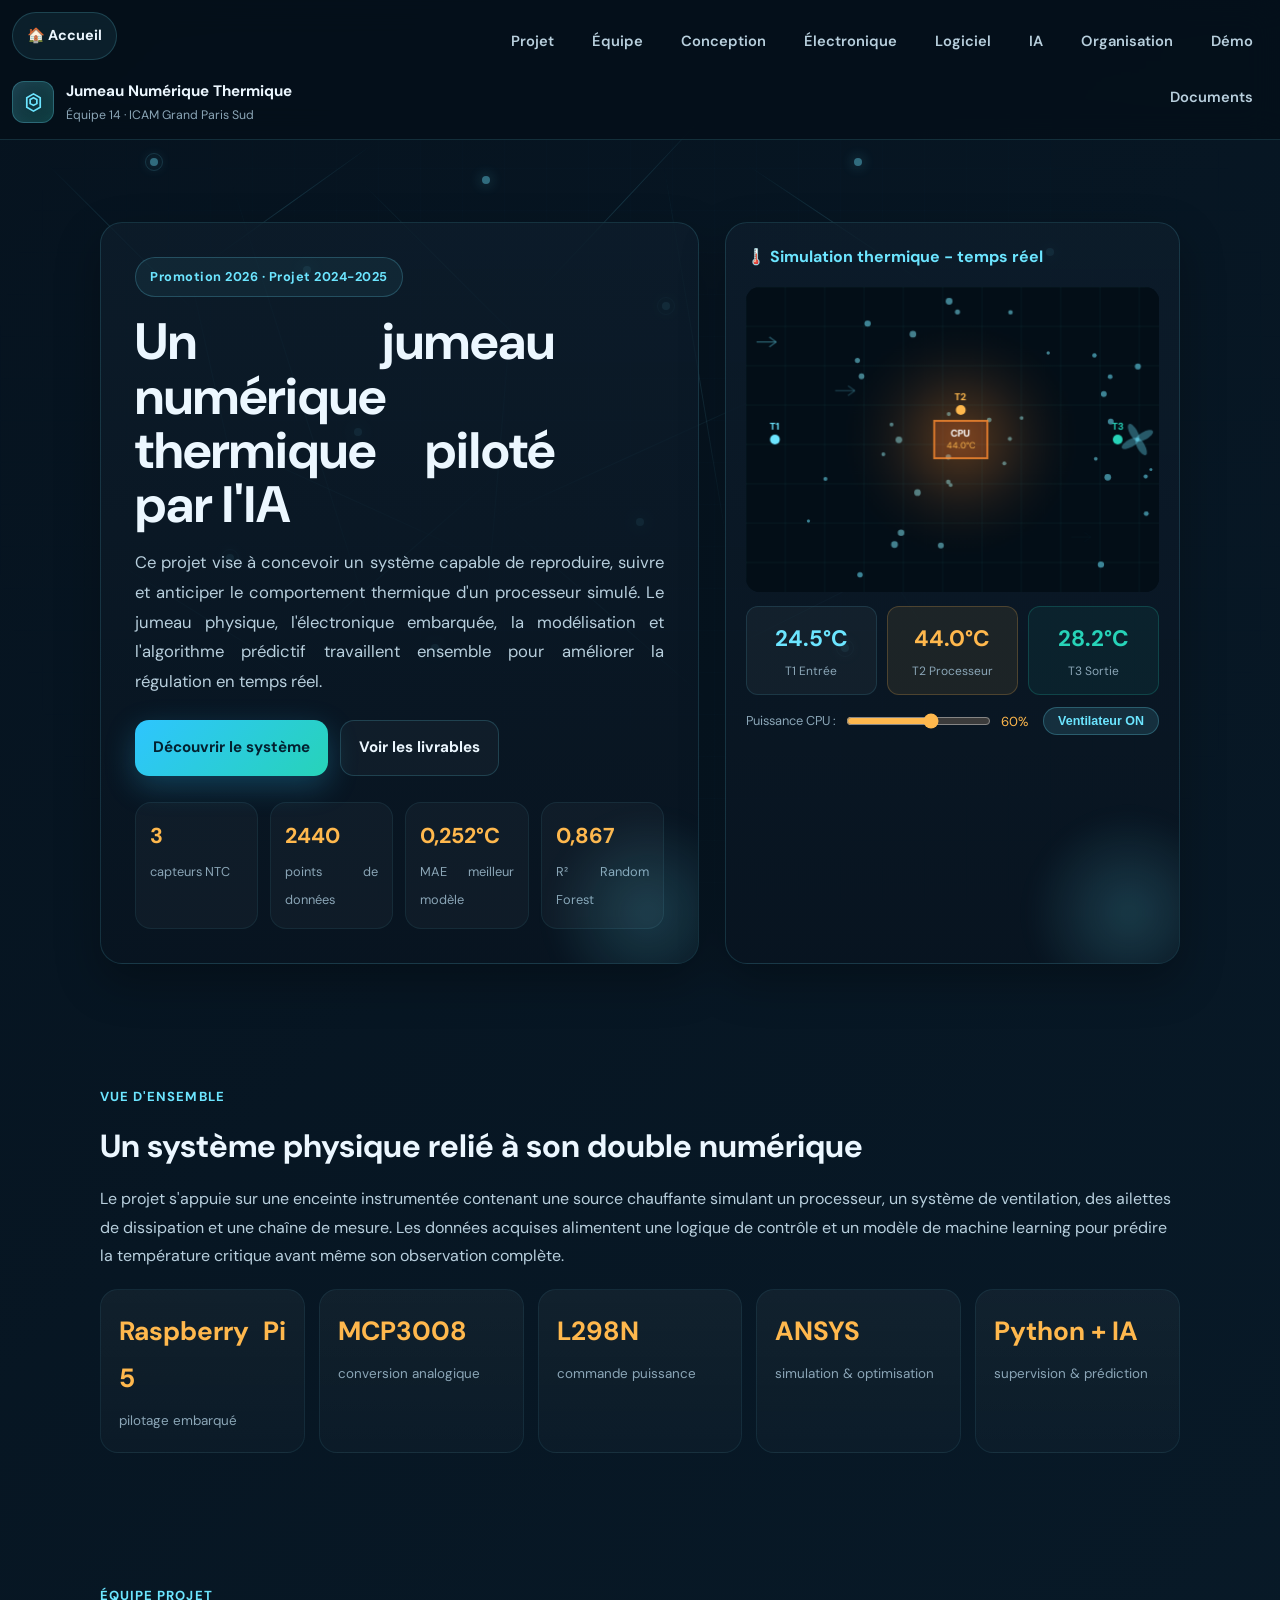
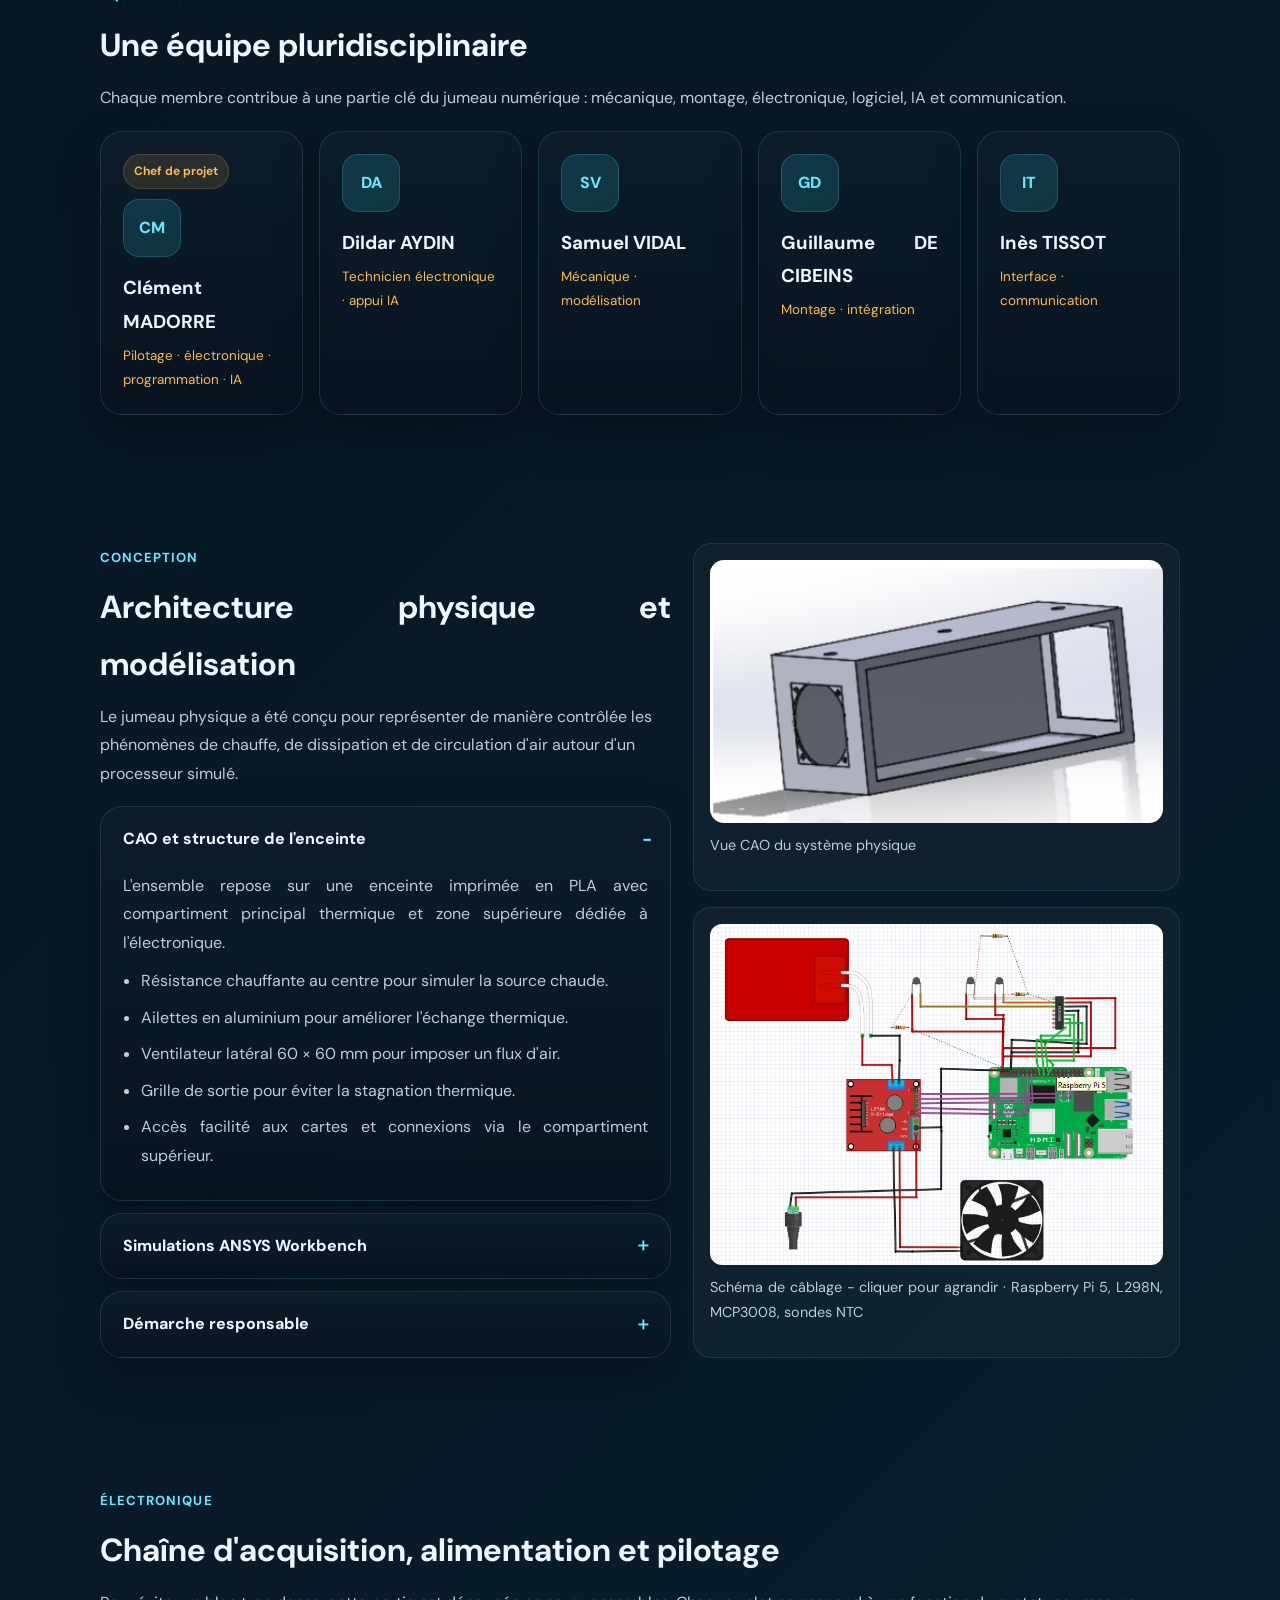
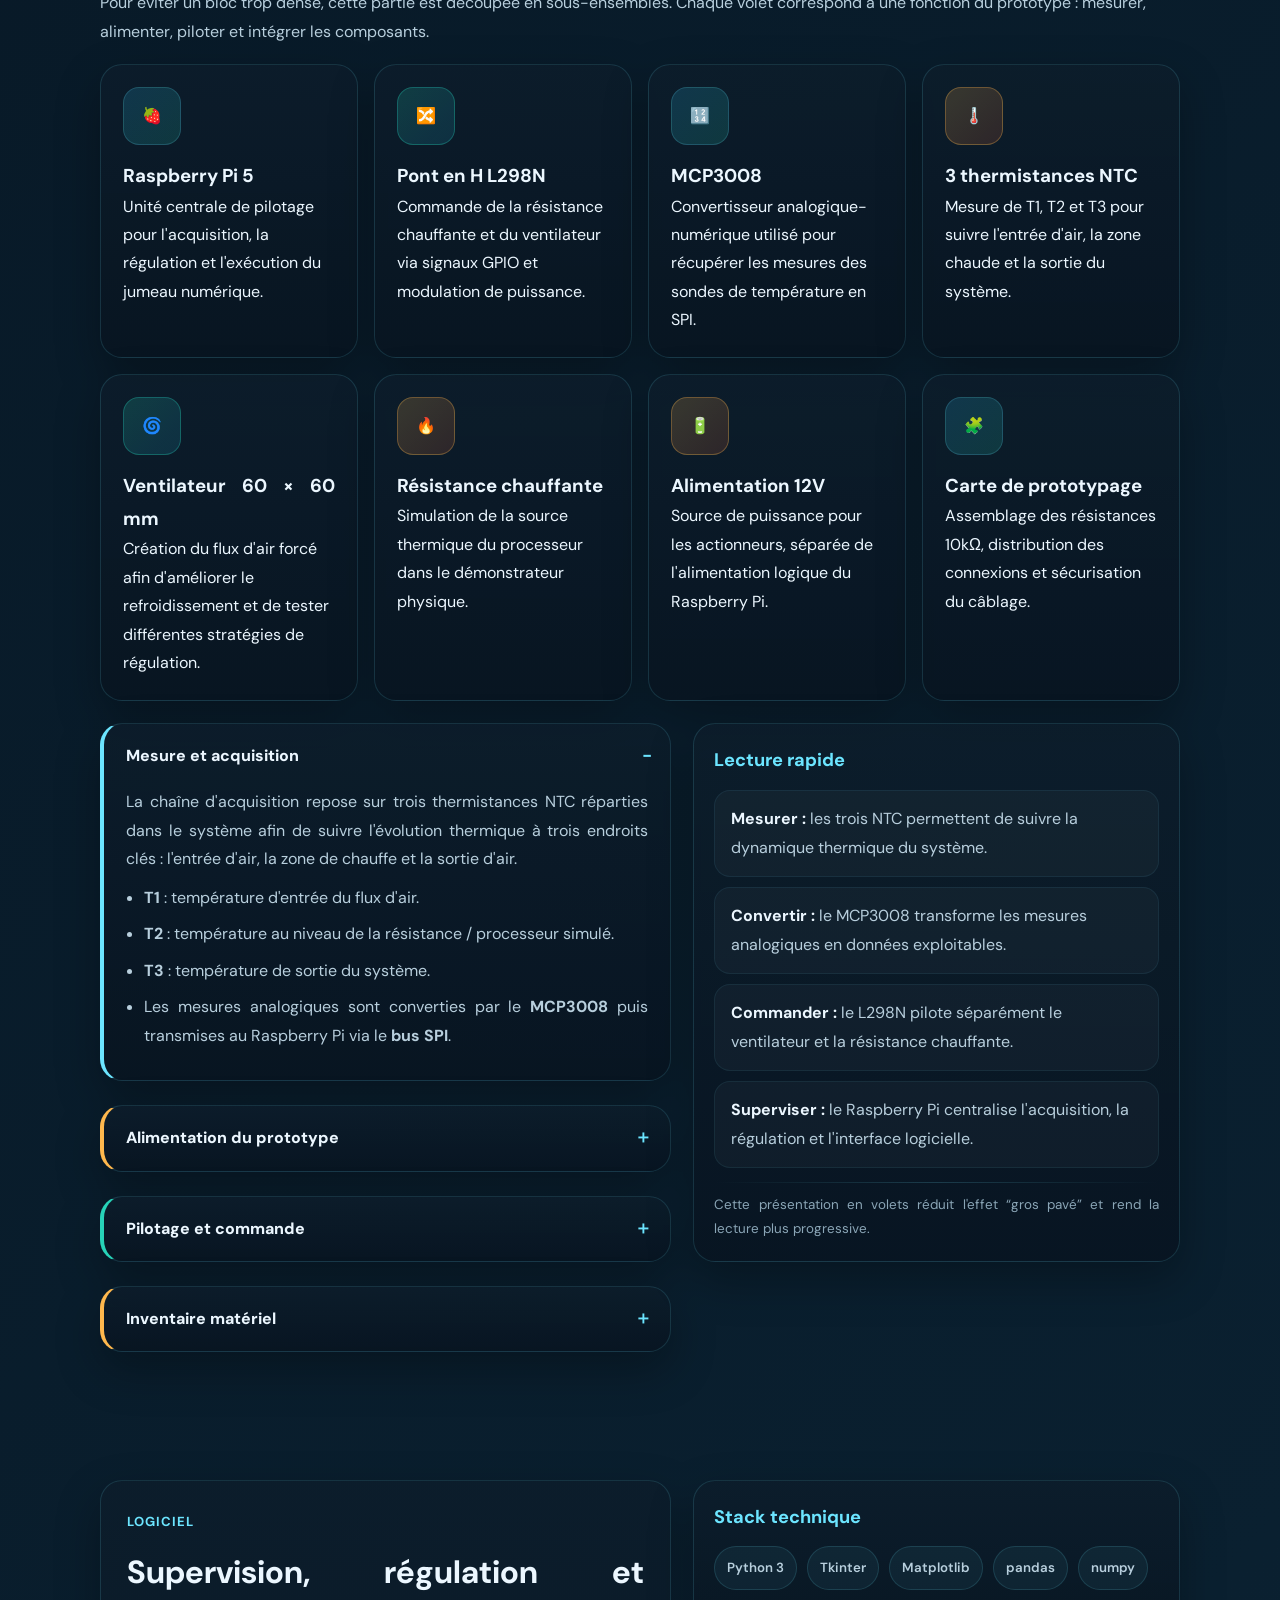
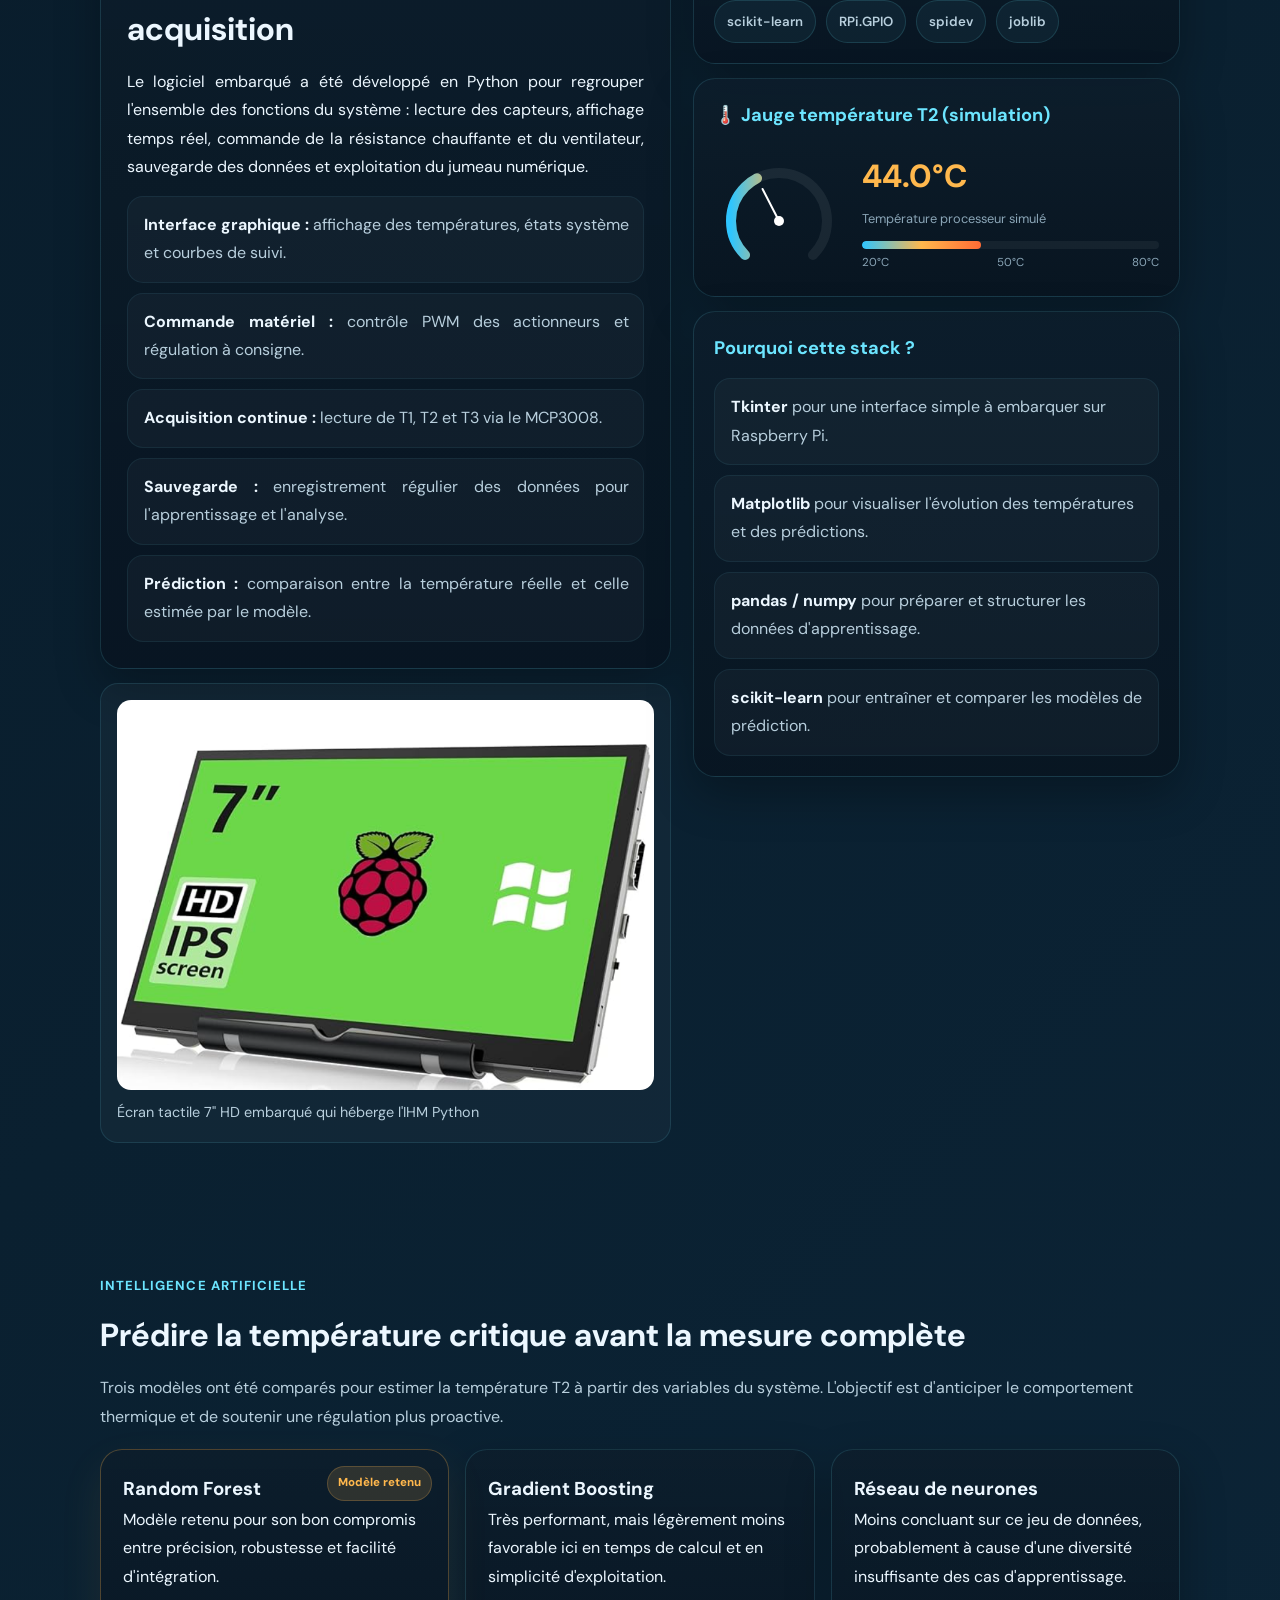
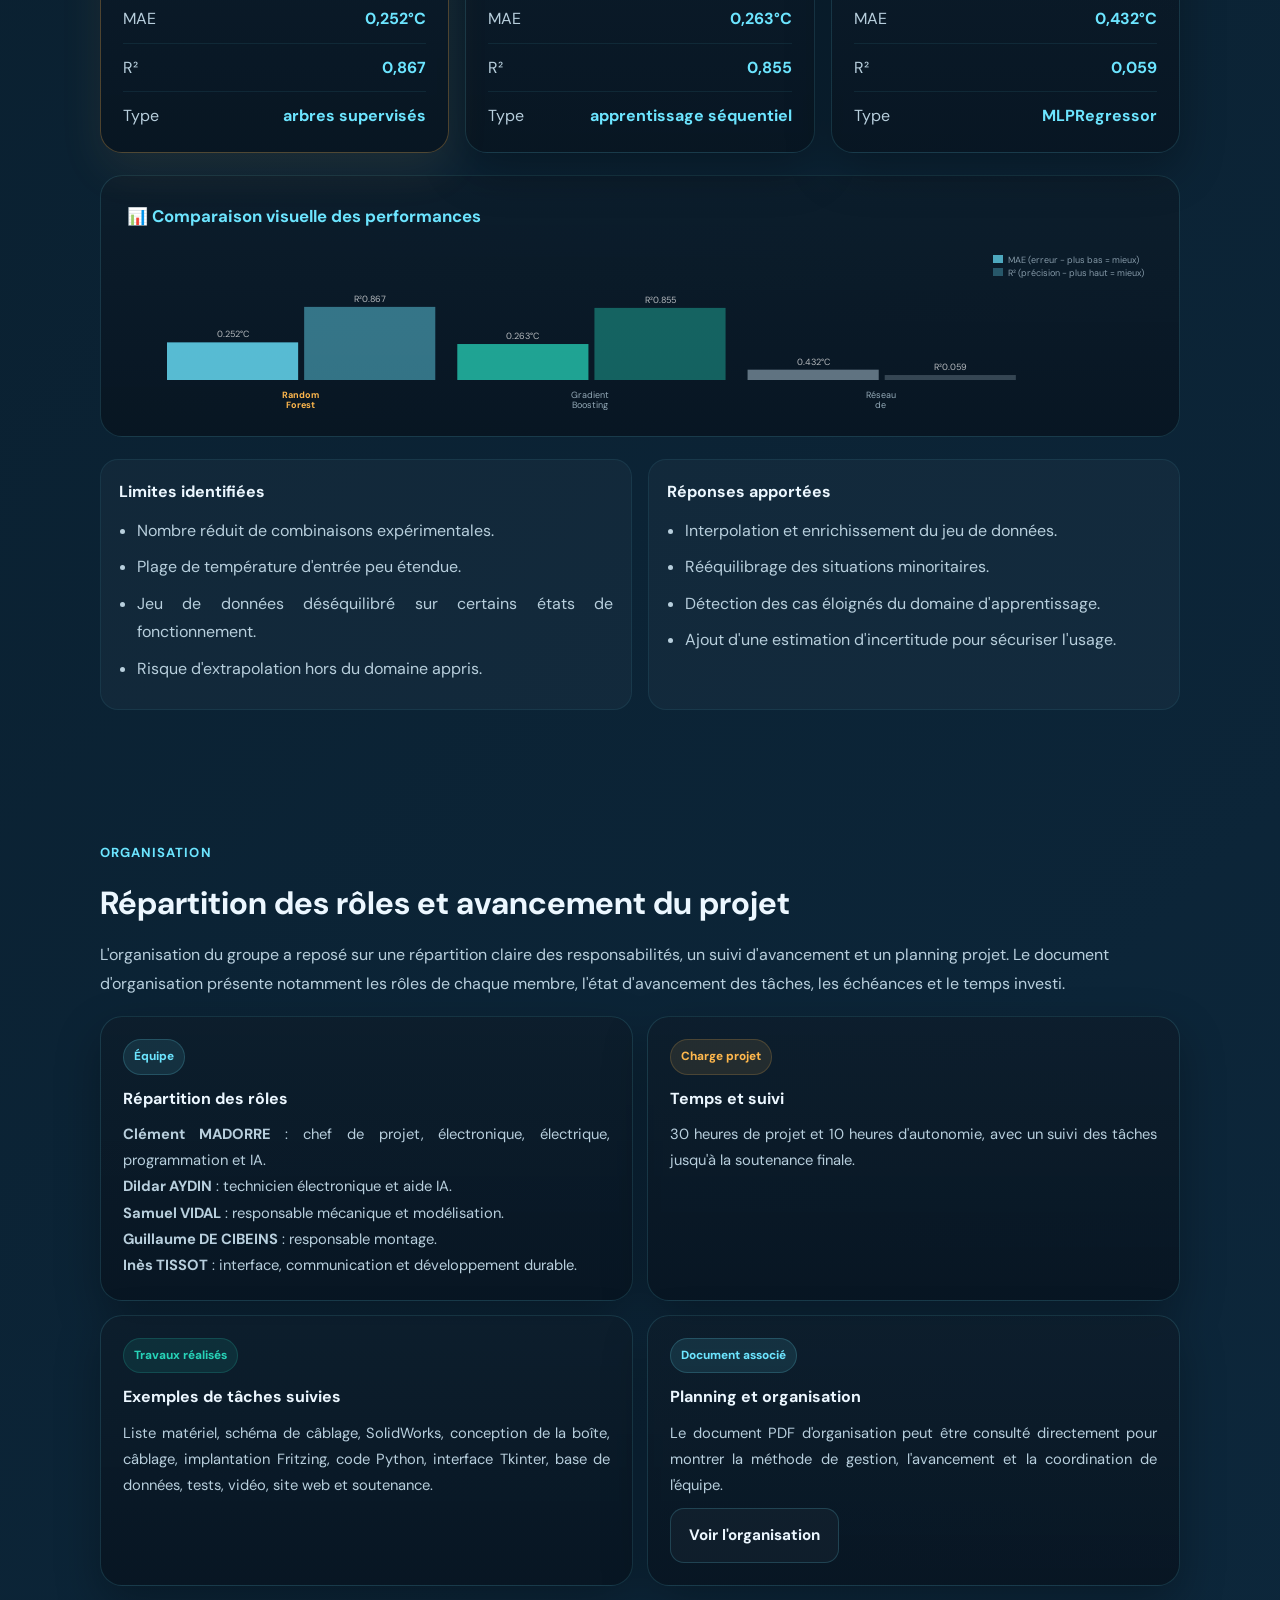
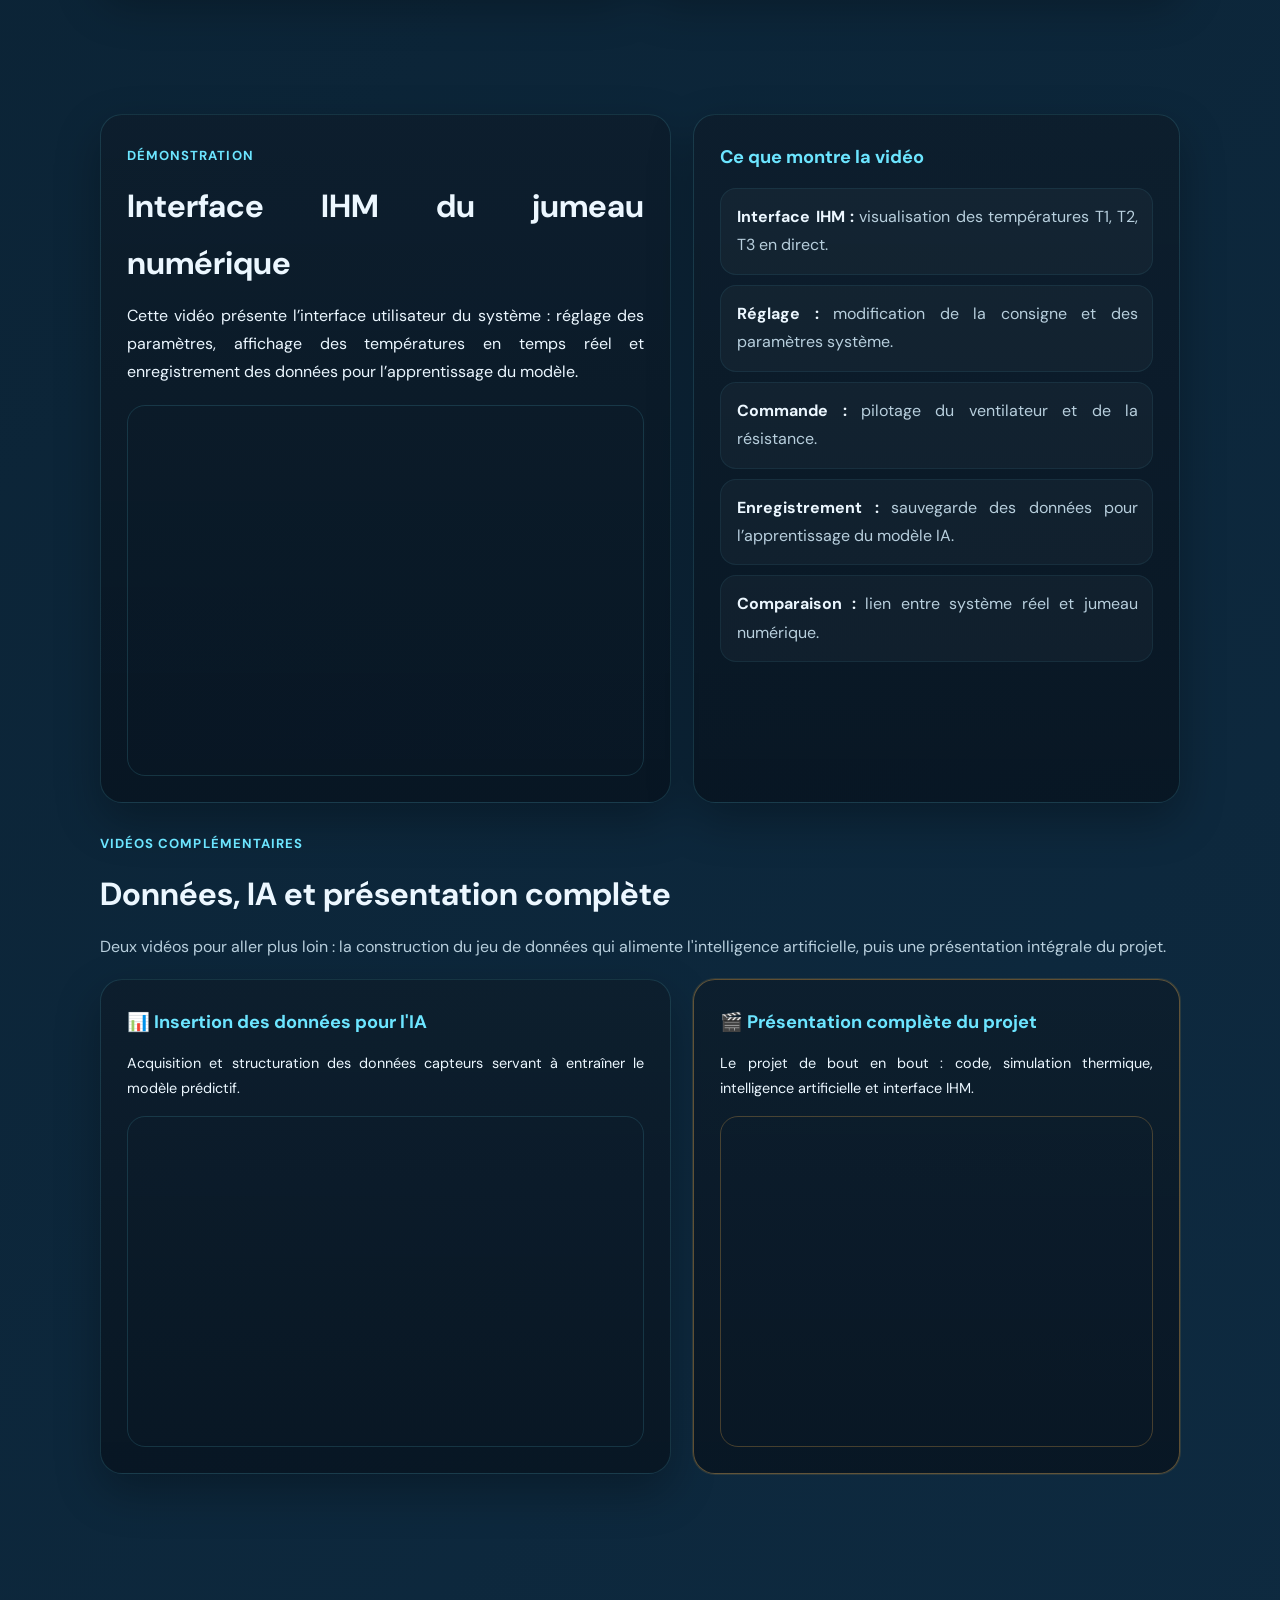
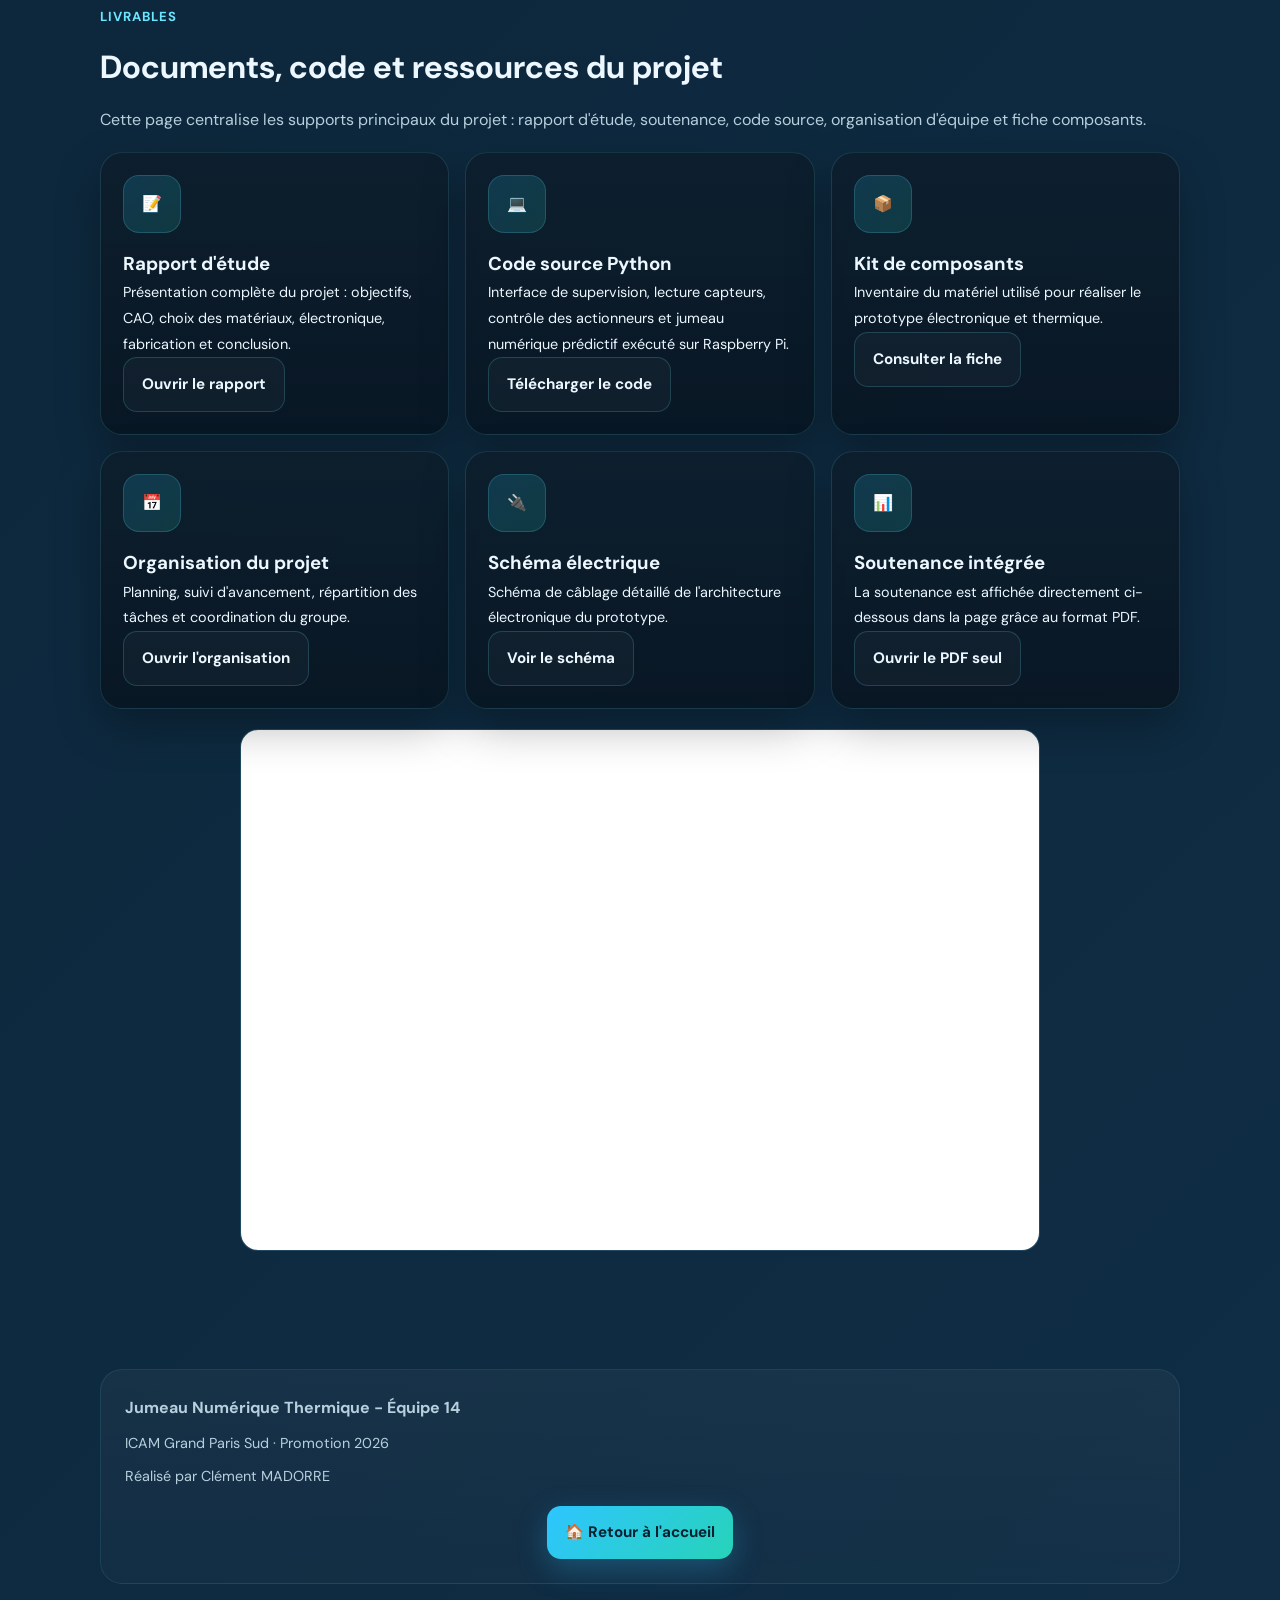
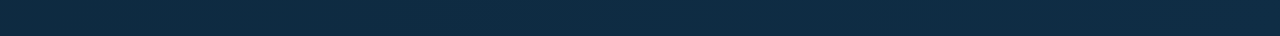
<file: Page_WEB_JN_E14.html>
<!DOCTYPE html>
<html lang="fr">
<head>
  <meta charset="UTF-8" />
  <meta name="viewport" content="width=device-width, initial-scale=1.0" />
  <title>Jumeau Numérique Thermique - Équipe 14 | ICAM GPS</title>
  <link rel="preconnect" href="https://fonts.googleapis.com"><link rel="preconnect" href="https://fonts.gstatic.com" crossorigin><link href="https://fonts.googleapis.com/css2?family=DM+Sans:opsz,wght@9..40,300;9..40,400;9..40,500;9..40,600&display=swap" rel="stylesheet">
  <meta name="description" content="Projet de jumeau numérique thermique avec IA prédictive, piloté sur Raspberry Pi, conçu par l'Équipe 14 de l'ICAM Grand Paris Sud." />
  <style>
    *{margin:0;padding:0;box-sizing:border-box}

    :root{
      --bg-1:#06131f;
      --bg-2:#0a2030;
      --bg-3:#0f2d45;
      --panel:#0d1d2bd9;
      --line:#2a8dc7;
      --line-soft:rgba(42,141,199,.25);
      --cyan:#6ce5ff;
      --cyan-2:#2ec5ff;
      --blue:#3b82f6;
      --teal:#27d3b8;
      --amber:#ffb84d;
      --text:#ecf7ff;
      --muted:#b8cfdd;
      --muted-2:#8ba6b7;
      --shadow:0 18px 45px rgba(0,0,0,.28);
      --radius:22px;
      --radius-sm:14px;
      --max:1080px;
    }

    html{scroll-behavior:smooth}
    body{
      text-align:left;
      text-align:justify;
      font-family:'DM Sans',Inter,Segoe UI,Roboto,Arial,sans-serif;
      color:var(--text);
      background:
        radial-gradient(circle at 15% 20%, rgba(46,197,255,.16), transparent 0 22%),
        radial-gradient(circle at 85% 18%, rgba(39,211,184,.11), transparent 0 18%),
        radial-gradient(circle at 50% 80%, rgba(59,130,246,.12), transparent 0 28%),
        linear-gradient(135deg,var(--bg-1),var(--bg-2) 48%,var(--bg-3));
      min-height:100vh;
      overflow-x:hidden;
      line-height:1.78;
    }

    body::before{
      content:"";
      position:fixed;
      inset:0;
      pointer-events:none;
      z-index:-3;
      background-image:
        linear-gradient(rgba(108,229,255,.07) 1px, transparent 1px),
        linear-gradient(90deg, rgba(108,229,255,.07) 1px, transparent 1px);
      background-size:42px 42px;
      mask-image:radial-gradient(circle at center, black 45%, transparent 100%);
      opacity:.18;
    }

    body::after{
      content:"";
      position:fixed;
      inset:0;
      pointer-events:none;
      z-index:-2;
      background:
        radial-gradient(circle at 20% 25%, rgba(108,229,255,.15), transparent 0 10%),
        radial-gradient(circle at 75% 30%, rgba(255,184,77,.08), transparent 0 8%),
        radial-gradient(circle at 60% 75%, rgba(39,211,184,.12), transparent 0 11%);
      filter:blur(40px);
      opacity:.85;
    }

    .data-network{
      position:fixed;
      inset:0;
      overflow:hidden;
      pointer-events:none;
      z-index:-1;
      opacity:.42;
    }

    .node,.link,.pulse{position:absolute;transform:translate(-50%,-50%)}
    .node{width:8px;height:8px;border-radius:50%;background:var(--cyan);box-shadow:0 0 14px rgba(108,229,255,.9)}
    .pulse{width:18px;height:18px;border-radius:50%;border:1px solid rgba(108,229,255,.35);animation:pulse 4s infinite ease-out}
    .link{height:1px;background:linear-gradient(90deg, transparent, rgba(108,229,255,.55), transparent);transform-origin:left center;opacity:.65}

    @keyframes pulse{
      0%{transform:translate(-50%,-50%) scale(.6);opacity:.8}
      100%{transform:translate(-50%,-50%) scale(3);opacity:0}
    }

    .container{width:min(calc(100% - 32px),var(--max));margin:0 auto}

    .topbar{
      position:sticky;top:0;z-index:999;
      backdrop-filter:blur(16px);
      background:rgba(5,15,24,.72);
      border-bottom:1px solid rgba(108,229,255,.14);
    }

    .topbar-inner{
      width:min(calc(100% - 24px),1260px);
      margin:0 auto;
      display:flex;align-items:center;justify-content:space-between;gap:20px;
      padding:12px 0;
    }

    .brand{display:flex;align-items:center;gap:12px;min-width:0}
    .brand-mark{
      width:42px;height:42px;border-radius:12px;
      background:linear-gradient(135deg, rgba(108,229,255,.2), rgba(39,211,184,.2));
      border:1px solid rgba(108,229,255,.28);
      display:grid;place-items:center;box-shadow:inset 0 0 20px rgba(108,229,255,.08);flex:0 0 auto;
    }
    .brand-mark svg{width:23px;height:23px;stroke:var(--cyan)}
    .brand-text strong{display:block;font-size:.95rem;white-space:nowrap;overflow:hidden;text-overflow:ellipsis}
    .brand-text span{display:block;font-size:.77rem;color:var(--muted-2)}

    nav ul{list-style:none;display:flex;flex-wrap:wrap;justify-content:flex-end;gap:8px}
    nav a{
      color:var(--muted);text-decoration:none;font-size:.92rem;font-weight:600;
      padding:10px 14px;border-radius:999px;transition:.25s ease;display:inline-block;border:1px solid transparent;
    }
    nav a:hover,nav a:focus{color:var(--text);background:rgba(108,229,255,.08);border-color:rgba(108,229,255,.18);outline:none}

    .nav-toggle{display:none;align-items:center;gap:9px;background:rgba(108,229,255,.12);border:1px solid rgba(108,229,255,.28);color:var(--cyan);padding:10px 18px;border-radius:999px;font-size:.92rem;font-weight:700;cursor:pointer;font-family:inherit;flex:0 0 auto}
    .nav-toggle:hover{background:rgba(108,229,255,.2)}
    .nav-toggle svg{width:18px;height:18px;stroke:currentColor;fill:none;stroke-width:2.2}

    .hero{padding:82px 0 54px;position:relative}
    .hero-grid{display:grid;grid-template-columns:1.25fr .95fr;gap:26px;align-items:stretch}

    .hero-card,.panel,.card,.timeline-card,details{
      background:linear-gradient(180deg, rgba(13,29,43,.82), rgba(8,20,32,.85));
      border:1px solid rgba(108,229,255,.14);
      box-shadow:var(--shadow);
      border-radius:var(--radius);
    }

    .hero-card{padding:34px;position:relative;overflow:hidden}
    .hero-card::before{
      content:"";position:absolute;inset:auto -60px -60px auto;width:220px;height:220px;border-radius:50%;
      background:radial-gradient(circle, rgba(108,229,255,.18), transparent 65%);filter:blur(10px);
    }

    .eyebrow{
      display:inline-flex;align-items:center;gap:8px;padding:8px 14px;border-radius:999px;
      color:var(--cyan);border:1px solid rgba(108,229,255,.22);background:rgba(108,229,255,.06);
      font-size:.8rem;font-weight:700;letter-spacing:.04em;margin-bottom:18px;
    }

    h1{font-size:clamp(2.1rem,4vw,4rem);line-height:1.06;margin-bottom:16px;max-width:12ch}
    .hero-card .lead{color:var(--muted);font-size:1.04rem;max-width:61ch;margin-bottom:24px}
    .hero-actions{display:flex;flex-wrap:wrap;gap:12px;margin-bottom:26px}

    .btn{
      display:inline-flex;align-items:center;justify-content:center;gap:10px;text-decoration:none;border:none;cursor:pointer;
      padding:13px 18px;border-radius:14px;font-weight:700;transition:.25s ease;font-size:.95rem;
    }
    .btn-primary{background:linear-gradient(135deg,var(--cyan-2),var(--teal));color:#032130;box-shadow:0 10px 30px rgba(46,197,255,.25)}
    .btn-primary:hover{transform:translateY(-2px)}
    .btn-secondary{background:rgba(255,255,255,.03);color:var(--text);border:1px solid rgba(108,229,255,.18)}
    .btn-secondary:hover{background:rgba(108,229,255,.08);transform:translateY(-2px)}

    .hero-stats{display:grid;grid-template-columns:repeat(4,1fr);gap:12px}
    .mini-stat{padding:14px;border-radius:16px;background:rgba(255,255,255,.03);border:1px solid rgba(108,229,255,.08)}
    .mini-stat strong{display:block;font-size:1.35rem;color:var(--amber);margin-bottom:2px}
    .mini-stat span{font-size:.8rem;color:var(--muted-2)}

    .hero-side{display:grid;gap:16px}
    .twin-visual{padding:24px;position:relative;overflow:hidden;min-height:100%}
    .visual-title{font-size:1rem;font-weight:700;margin-bottom:16px;color:var(--cyan)}
    .twin-stage{
      position:relative;min-height:320px;border-radius:18px;border:1px solid rgba(108,229,255,.12);
      background:linear-gradient(180deg, rgba(255,255,255,.03), rgba(255,255,255,.015)),radial-gradient(circle at 50% 50%, rgba(108,229,255,.08), transparent 55%);
      overflow:hidden;
    }

    .ring,.core,.orbit,.label-chip,.flow-line,.heat-zone{position:absolute}
    .ring{inset:50% auto auto 50%;transform:translate(-50%,-50%);border-radius:50%;border:1px solid rgba(108,229,255,.22)}
    .ring.r1{width:230px;height:230px}.ring.r2{width:170px;height:170px}.ring.r3{width:115px;height:115px}
    .core{
      top:50%;left:50%;transform:translate(-50%,-50%);width:72px;height:72px;border-radius:20px;
      background:linear-gradient(135deg, rgba(255,184,77,.95), rgba(255,126,87,.9));box-shadow:0 0 30px rgba(255,184,77,.35);
      display:grid;place-items:center;color:#13202b;font-weight:800;font-size:.85rem;
    }
    .orbit{width:12px;height:12px;border-radius:50%;background:var(--cyan);box-shadow:0 0 16px rgba(108,229,255,.7);animation:orbit 9s linear infinite;transform-origin:0 0}
    .orbit.o1{top:50%;left:50%}.orbit.o2{top:50%;left:50%;animation-duration:13s;animation-direction:reverse}
    @keyframes orbit{from{transform:rotate(0deg) translateX(115px)}to{transform:rotate(360deg) translateX(115px)}}
    .flow-line{height:2px;background:linear-gradient(90deg, transparent, rgba(39,211,184,.85), transparent);animation:flow 4s linear infinite;opacity:.8}
    .f1{top:24%;left:8%;width:42%;transform:rotate(12deg)} .f2{bottom:26%;right:8%;width:38%;transform:rotate(-14deg);animation-duration:5.5s} .f3{top:58%;left:14%;width:26%;transform:rotate(-24deg);animation-duration:3.2s}
    @keyframes flow{0%{filter:brightness(.8);opacity:.35}50%{filter:brightness(1.4);opacity:1}100%{filter:brightness(.8);opacity:.35}}
    .heat-zone{top:50%;left:50%;transform:translate(-50%,-50%);width:150px;height:150px;border-radius:50%;background:radial-gradient(circle, rgba(255,184,77,.22), rgba(255,107,53,.08), transparent 70%)}
    .label-chip{padding:8px 10px;border-radius:12px;background:rgba(9,25,37,.9);border:1px solid rgba(108,229,255,.16);font-size:.78rem;color:var(--muted)}
    .lc1{top:22px;left:18px}.lc2{top:50px;right:18px}.lc3{bottom:22px;left:20px}.lc4{bottom:54px;right:26px}

    section{padding:64px 0}
    .section-head{margin-bottom:18px}
    .section-head .kicker{display:inline-block;color:var(--cyan);font-weight:700;font-size:.82rem;letter-spacing:.08em;text-transform:uppercase;margin-bottom:10px}
    .section-head h2{
  font-size:clamp(1.6rem,2.5vw,2.35rem);
  margin-bottom:10px;
  width:100%;
}
    .section-head p{
  color:var(--muted);
  width:100%;
  max-width:none;
  text-align:left;
}

    .grid-2{display:grid;grid-template-columns:1.08fr .92fr;gap:22px}
    .metric-grid{display:grid;grid-template-columns:repeat(5,1fr);gap:14px}
    .metric-card{padding:18px;border-radius:18px;background:linear-gradient(180deg, rgba(255,255,255,.045), rgba(255,255,255,.02));border:1px solid rgba(108,229,255,.08)}
    .metric-card strong{display:block;font-size:1.65rem;color:var(--amber);margin-bottom:4px}
    .metric-card span{font-size:.84rem;color:var(--muted-2)}

    .panel{padding:26px}
    .panel h3{font-size:1.14rem;margin-bottom:12px;color:var(--cyan)}
    .soft-divider{height:1px;background:linear-gradient(90deg,transparent,rgba(108,229,255,.18),transparent);margin:14px 0 10px}
    .accent-cyan{border-left:4px solid var(--cyan)}
    .accent-amber{border-left:4px solid var(--amber)}
    .accent-teal{border-left:4px solid var(--teal)}
    .mini-note{font-size:.84rem;color:var(--muted-2)}
    .compact-panel{padding:20px}

    .highlight-list{display:grid;gap:10px;list-style:none;margin-top:14px}
    .highlight-list li{background:rgba(255,255,255,.03);border:1px solid rgba(108,229,255,.08);padding:14px 14px 14px 16px;border-radius:16px;color:var(--muted)}
    .highlight-list li strong{color:var(--text)}

    .team-grid,.component-grid,.docs-grid,.model-grid,.timeline-grid{display:grid;gap:16px}
    .team-grid{grid-template-columns:repeat(5,1fr)}
    .component-grid{grid-template-columns:repeat(4,1fr)}
    .docs-grid{grid-template-columns:repeat(3,1fr)}
    .model-grid{grid-template-columns:repeat(3,1fr)}
    .timeline-grid{grid-template-columns:repeat(2,1fr);gap:14px}

    .card,.timeline-card{padding:22px;transition:.28s ease}
    .card:hover,.timeline-card:hover{transform:translateY(-4px);border-color:rgba(108,229,255,.22)}

    .team-role{font-size:.84rem;color:var(--amber);margin-top:6px}
    .avatar{width:58px;height:58px;border-radius:16px;display:grid;place-items:center;margin-bottom:14px;background:linear-gradient(135deg, rgba(46,197,255,.16), rgba(39,211,184,.16));border:1px solid rgba(108,229,255,.18);font-weight:800;color:var(--cyan)}
    .flag{display:inline-block;margin-bottom:10px;padding:6px 10px;border-radius:999px;background:rgba(255,184,77,.12);color:var(--amber);font-size:.75rem;font-weight:700;border:1px solid rgba(255,184,77,.18)}

    details{overflow:hidden}
    details + details{margin-top:12px}
    summary{cursor:pointer;list-style:none;padding:18px 22px;font-weight:800;color:var(--text);position:relative}
    summary::-webkit-details-marker{display:none}
    summary::after{content:"＋";position:absolute;right:18px;top:50%;transform:translateY(-50%);color:var(--cyan);font-size:1.1rem}
    details[open] summary::after{content:"−"}
    .details-body{padding:0 22px 22px;color:var(--muted)}
    .details-body ul{padding-left:18px;margin-top:10px}
    .details-body li{margin:8px 0}

    .chip-row{display:flex;flex-wrap:wrap;gap:10px;margin-top:10px}
    .chip{padding:9px 12px;border-radius:999px;background:rgba(108,229,255,.06);border:1px solid rgba(108,229,255,.14);color:var(--muted);font-size:.83rem;font-weight:600}

    .model-card .score{display:grid;gap:10px;margin-top:14px}
    .row-score{display:flex;justify-content:space-between;gap:10px;padding-bottom:9px;border-bottom:1px solid rgba(108,229,255,.08);color:var(--muted)}
    .row-score:last-child{border-bottom:none;padding-bottom:0}
    .row-score strong{color:var(--cyan)}
    .winner{border-color:rgba(255,184,77,.28);box-shadow:0 18px 45px rgba(255,184,77,.08);position:relative}
    .winner::before{content:"Modèle retenu";position:absolute;top:16px;right:16px;padding:6px 10px;border-radius:999px;background:rgba(255,184,77,.14);color:var(--amber);border:1px solid rgba(255,184,77,.22);font-size:.72rem;font-weight:800}

    .two-col-list{display:grid;grid-template-columns:1fr 1fr;gap:16px;margin-top:14px}
    .info-box{padding:18px;border-radius:18px;background:rgba(255,255,255,.03);border:1px solid rgba(108,229,255,.08)}
    .info-box h4{margin-bottom:10px;color:var(--text)}
    .info-box ul{padding-left:18px;color:var(--muted)}
    .info-box li{margin:8px 0}

    .media-card{padding:16px;border-radius:18px;background:rgba(255,255,255,.03);border:1px solid rgba(108,229,255,.12)}
    .media-card img{display:block;width:100%;height:auto;border-radius:14px}
    .media-caption{margin-top:10px;font-size:.9rem;color:var(--muted)}

    .pdf-viewer{
  margin:20px auto;
  max-width:800px;
  border-radius:18px;
  overflow:hidden;
  border:1px solid rgba(108,229,255,.14);
  background:rgba(255,255,255,.03);
}
    .pdf-viewer iframe{
  display:block;
  width:100%;
  height:520px;
  border:none;
  background:#fff;
}

    .timeline-card h4{margin-bottom:8px;color:var(--text);font-size:1rem}
    .timeline-card p{margin:0;color:var(--muted);font-size:.92rem}
    .tag{display:inline-block;padding:6px 10px;border-radius:999px;font-size:.74rem;font-weight:800;margin-bottom:10px}
    .tag-cyan{background:rgba(108,229,255,.10);color:var(--cyan);border:1px solid rgba(108,229,255,.18)}
    .tag-amber{background:rgba(255,184,77,.10);color:var(--amber);border:1px solid rgba(255,184,77,.18)}
    .tag-teal{background:rgba(39,211,184,.10);color:var(--teal);border:1px solid rgba(39,211,184,.18)}

    footer{padding:34px 0 52px}
    .footer-card{padding:24px;border-radius:22px;background:linear-gradient(180deg, rgba(255,255,255,.04), rgba(255,255,255,.02));border:1px solid rgba(108,229,255,.1);text-align:center;color:var(--muted)}
    .small{font-size:.9rem}

    @media (max-width:1100px){
      .hero-grid,.grid-2{grid-template-columns:1fr}
      .hero-stats,.metric-grid{grid-template-columns:repeat(2,1fr)}
      .team-grid{grid-template-columns:repeat(3,1fr)}
      .component-grid,.docs-grid{grid-template-columns:repeat(2,1fr)}
    }

    @media (max-width:900px){
      .timeline-grid{grid-template-columns:1fr}
    }

    @media (max-width:980px){
      .nav-toggle{display:inline-flex}
      .topbar-inner{flex-wrap:nowrap;gap:12px}
      .topbar-left{flex-wrap:nowrap;min-width:0;flex:1 1 auto}
      .brand-text strong{font-size:.88rem}
      nav#mainNav{
        position:absolute;top:100%;left:0;right:0;
        background:rgba(5,15,24,.98);
        backdrop-filter:blur(16px);
        border-bottom:1px solid rgba(108,229,255,.18);
        box-shadow:0 24px 40px -20px rgba(0,0,0,.7);
        max-height:0;overflow:hidden;transition:max-height .35s ease;
      }
      .topbar.nav-open nav#mainNav{max-height:78vh;overflow:auto}
      nav#mainNav ul{flex-direction:column;flex-wrap:nowrap;justify-content:flex-start;gap:6px;padding:14px 16px}
      nav#mainNav a{display:block;width:100%;padding:13px 16px;border:1px solid rgba(108,229,255,.1)}
    }

    @media (max-width:760px){
      .brand{display:none}
      .hero{padding-top:46px}
      .hero-card,.panel,.card,.timeline-card,.media-card{padding:22px}
      .hero-stats,.metric-grid,.team-grid,.component-grid,.docs-grid,.model-grid,.two-col-list{grid-template-columns:1fr}
      h1{max-width:none}
      .twin-stage{min-height:260px}
      .ring.r1{width:180px;height:180px}.ring.r2{width:130px;height:130px}.ring.r3{width:90px;height:90px}
      @keyframes orbit{from{transform:rotate(0deg) translateX(92px)}to{transform:rotate(360deg) translateX(92px)}}
      .pdf-viewer iframe{height:340px}
      .section-head h2{max-width:none}
    }
    .home-link{
      display:inline-flex;
      align-items:center;
      gap:8px;
      padding:10px 14px;
      border-radius:999px;
      text-decoration:none;
      color:var(--text);
      font-size:.9rem;
      font-weight:700;
      background:rgba(108,229,255,.08);
      border:1px solid rgba(108,229,255,.18);
      transition:.25s ease;
      white-space:nowrap;
    }

    .home-link:hover{
      background:rgba(108,229,255,.14);
      border-color:rgba(108,229,255,.3);
      transform:translateY(-1px);
    }
  
    /* Texte justifie */
    p,.lead,li,.small,.project-desc{text-align:justify;text-justify:inter-word;-webkit-hyphens:auto;hyphens:auto}
    .card p,.card .small,.card li,.component-grid p,.compact-panel li{text-align:left;hyphens:manual}
</style>
</head>
<body>
  <div class="data-network" id="dataNetwork"></div>

  <header class="topbar">
  <div class="topbar-inner">
    <div class="topbar-left" style="display:flex; align-items:center; gap:18px; flex-wrap:wrap;">
      <a href="index.html" class="home-link">🏠 Accueil</a>

      <div class="brand">
        <div class="brand-mark" aria-hidden="true">
          <svg viewBox="0 0 24 24" fill="none" stroke-width="1.8">
            <path d="M12 3l7 4v10l-7 4-7-4V7l7-4Z"></path>
            <path d="M12 7l3.5 2v4L12 15l-3.5-2V9L12 7Z"></path>
          </svg>
        </div>
        <div class="brand-text">
          <strong>Jumeau Numérique Thermique</strong>
          <span>Équipe 14 · ICAM Grand Paris Sud</span>
        </div>
      </div>
    </div>

    <button class="nav-toggle" id="navToggle" aria-expanded="false" aria-controls="mainNav">
      <svg viewBox="0 0 24 24" aria-hidden="true"><path d="M3 6h18M3 12h18M3 18h18"/></svg>
      Sommaire
    </button>

    <nav id="mainNav" aria-label="Navigation principale">
      <ul>
        <li><a href="#projet">Projet</a></li>
        <li><a href="#equipe">Équipe</a></li>
        <li><a href="#conception">Conception</a></li>
        <li><a href="#electronique">Électronique</a></li>
        <li><a href="#logiciel">Logiciel</a></li>
        <li><a href="#ia">IA</a></li>
        <li><a href="#organisation">Organisation</a></li>
        <li><a href="#demo">Démo</a></li>
        <li><a href="#documents">Documents</a></li>
      </ul>
    </nav>
  </div>
  </header>

  <main>
    <section class="hero" id="projet">
      <div class="container hero-grid">
        <div class="hero-card">
          <div class="eyebrow">Promotion 2026 · Projet 2024-2025</div>
          <h1>Un jumeau numérique thermique piloté par l'IA</h1>
          <p class="lead">
            Ce projet vise à concevoir un système capable de reproduire, suivre et anticiper le comportement thermique d'un processeur simulé. Le jumeau physique, l'électronique embarquée, la modélisation et l'algorithme prédictif travaillent ensemble pour améliorer la régulation en temps réel.
          </p>
          <div class="hero-actions">
            <a class="btn btn-primary" href="#conception">Découvrir le système</a>
            <a class="btn btn-secondary" href="#documents">Voir les livrables</a>
          </div>
          <div class="hero-stats">
            <div class="mini-stat"><strong>3</strong><span>capteurs NTC</span></div>
            <div class="mini-stat"><strong>2440</strong><span>points de données</span></div>
            <div class="mini-stat"><strong>0,252°C</strong><span>MAE meilleur modèle</span></div>
            <div class="mini-stat"><strong>0,867</strong><span>R² Random Forest</span></div>
          </div>
        </div>

        <div class="hero-side">
          <div class="hero-card twin-visual" style="padding:20px">
            <div class="visual-title">🌡️ Simulation thermique - temps réel</div>
            <canvas id="thermalCanvas" width="420" height="310" style="width:100%;border-radius:14px;display:block;background:#030e17;"></canvas>
            <div style="display:grid;grid-template-columns:repeat(3,1fr);gap:10px;margin-top:14px">
              <div style="background:rgba(255,255,255,.04);border:1px solid rgba(108,229,255,.12);border-radius:12px;padding:12px;text-align:center">
                <div id="simT1" style="font-size:1.4rem;font-weight:700;color:#6ce5ff">--°C</div>
                <div style="font-size:.75rem;color:#8ba6b7;margin-top:2px">T1 Entrée</div>
              </div>
              <div style="background:rgba(255,184,77,.08);border:1px solid rgba(255,184,77,.22);border-radius:12px;padding:12px;text-align:center">
                <div id="simT2" style="font-size:1.4rem;font-weight:700;color:#ffb84d">--°C</div>
                <div style="font-size:.75rem;color:#8ba6b7;margin-top:2px">T2 Processeur</div>
              </div>
              <div style="background:rgba(39,211,184,.06);border:1px solid rgba(39,211,184,.2);border-radius:12px;padding:12px;text-align:center">
                <div id="simT3" style="font-size:1.4rem;font-weight:700;color:#27d3b8">--°C</div>
                <div style="font-size:.75rem;color:#8ba6b7;margin-top:2px">T3 Sortie</div>
              </div>
            </div>
            <div style="display:flex;gap:10px;margin-top:12px;align-items:center;flex-wrap:wrap">
              <label style="font-size:.8rem;color:#8ba6b7">Puissance CPU :</label>
              <input type="range" id="heatSlider" min="0" max="100" value="60" style="flex:1;accent-color:#ffb84d;min-width:80px">
              <span id="heatPct" style="font-size:.82rem;color:#ffb84d;min-width:32px">60%</span>
              <button id="ventBtn" style="padding:6px 14px;border-radius:20px;background:rgba(108,229,255,.12);border:1px solid rgba(108,229,255,.25);color:#6ce5ff;cursor:pointer;font-size:.78rem;font-weight:600">Ventilateur ON</button>
            </div>
          </div>
        </div>
      </div>
    </section>

    <section>
      <div class="container">
        <div class="section-head">
          <span class="kicker">Vue d'ensemble</span>
          <h2>Un système physique relié à son double numérique</h2>
          <p>
            Le projet s'appuie sur une enceinte instrumentée contenant une source chauffante simulant un processeur, un système de ventilation, des ailettes de dissipation et une chaîne de mesure. Les données acquises alimentent une logique de contrôle et un modèle de machine learning pour prédire la température critique avant même son observation complète.
          </p>
        </div>

        <div class="metric-grid">
          <div class="metric-card"><strong>Raspberry Pi 5</strong><span>pilotage embarqué</span></div>
          <div class="metric-card"><strong>MCP3008</strong><span>conversion analogique</span></div>
          <div class="metric-card"><strong>L298N</strong><span>commande puissance</span></div>
          <div class="metric-card"><strong>ANSYS</strong><span>simulation & optimisation</span></div>
          <div class="metric-card"><strong>Python + IA</strong><span>supervision & prédiction</span></div>
        </div>
      </div>
    </section>

    <section id="equipe">
      <div class="container">
        <div class="section-head">
          <span class="kicker">Équipe projet</span>
          <h2>Une équipe pluridisciplinaire</h2>
          <p>Chaque membre contribue à une partie clé du jumeau numérique : mécanique, montage, électronique, logiciel, IA et communication.</p>
        </div>

        <div class="team-grid">
          <article class="card">
            <span class="flag">Chef de projet</span>
            <div class="avatar">CM</div>
            <h3>Clément MADORRE</h3>
            <p class="team-role">Pilotage · électronique · programmation · IA</p>
          </article>
          <article class="card">
            <div class="avatar">DA</div>
            <h3>Dildar AYDIN</h3>
            <p class="team-role">Technicien électronique · appui IA</p>
          </article>
          <article class="card">
            <div class="avatar">SV</div>
            <h3>Samuel VIDAL</h3>
            <p class="team-role">Mécanique · modélisation</p>
          </article>
          <article class="card">
            <div class="avatar">GD</div>
            <h3>Guillaume DE CIBEINS</h3>
            <p class="team-role">Montage · intégration</p>
          </article>
          <article class="card">
            <div class="avatar">IT</div>
            <h3>Inès TISSOT</h3>
            <p class="team-role">Interface · communication</p>
          </article>
        </div>
      </div>
    </section>

    <section id="conception">
      <div class="container grid-2">
        <div>
          <div class="section-head">
            <span class="kicker">Conception</span>
            <h2>Architecture physique et modélisation</h2>
            <p>
              Le jumeau physique a été conçu pour représenter de manière contrôlée les phénomènes de chauffe, de dissipation et de circulation d'air autour d'un processeur simulé.
            </p>
          </div>

          <details open>
            <summary>CAO et structure de l'enceinte</summary>
            <div class="details-body">
              <p>L'ensemble repose sur une enceinte imprimée en PLA avec compartiment principal thermique et zone supérieure dédiée à l'électronique.</p>
              <ul>
                <li>Résistance chauffante au centre pour simuler la source chaude.</li>
                <li>Ailettes en aluminium pour améliorer l'échange thermique.</li>
                <li>Ventilateur latéral 60 × 60 mm pour imposer un flux d'air.</li>
                <li>Grille de sortie pour éviter la stagnation thermique.</li>
                <li>Accès facilité aux cartes et connexions via le compartiment supérieur.</li>
              </ul>
            </div>
          </details>

          <details>
            <summary>Simulations ANSYS Workbench</summary>
            <div class="details-body">
              <p>Les simulations ont servi à comparer des configurations et à valider les choix de conception avant fabrication.</p>
              <ul>
                <li>Étude des gradients de température internes.</li>
                <li>Analyse comparative avec et sans ailettes.</li>
                <li>Optimisation de la dissipation par variation de géométrie et de ventilation.</li>
                <li>Visualisation des flux d'air et des zones critiques.</li>
              </ul>
            </div>
          </details>

          <details>
            <summary>Démarche responsable</summary>
            <div class="details-body">
              <ul>
                <li>Réduction de la taille du système physique pour limiter la matière utilisée.</li>
                <li>Usage de PLA biosourcé pour la structure imprimée.</li>
                <li>Régulation à hystérésis pour réduire les cycles inutiles du ventilateur.</li>
                <li>Choix de composants démontables et réutilisables.</li>
              </ul>
            </div>
          </details>
        </div>

        <aside style="display:grid;gap:16px">

  <div class="media-card">
    <img src="simulation CAO.png" alt="Vue CAO du système">
    <div class="media-caption">Vue CAO du système physique</div>
  </div>

  <div class="media-card">
    <img src="schema.png" alt="Schéma de câblage - Raspberry Pi 5, L298N, MCP3008, capteurs NTC" style="border-radius:12px;width:100%;cursor:pointer" onclick="window.open(this.src,'_blank')">
    <div class="media-caption">Schéma de câblage - cliquer pour agrandir · Raspberry Pi 5, L298N, MCP3008, sondes NTC</div>
  </div>

</aside>
      </div>
    </section>

    <section id="electronique">
      <div class="container">
        <div class="section-head">
          <span class="kicker">Électronique</span>
          <h2>Chaîne d'acquisition, alimentation et pilotage</h2>
          <p>Pour éviter un bloc trop dense, cette partie est découpée en sous-ensembles. Chaque volet correspond à une fonction du prototype : mesurer, alimenter, piloter et intégrer les composants.</p>
        </div>

        <div class="component-grid">
          <article class="card"><div class="avatar">🍓</div><h3>Raspberry Pi 5</h3><p>Unité centrale de pilotage pour l'acquisition, la régulation et l'exécution du jumeau numérique.</p></article>
          <article class="card"><div class="avatar" style="background:linear-gradient(135deg,rgba(39,211,184,.18),rgba(46,197,255,.12));border-color:rgba(39,211,184,.3);color:var(--teal)">🔀</div><h3>Pont en H L298N</h3><p>Commande de la résistance chauffante et du ventilateur via signaux GPIO et modulation de puissance.</p></article>
          <article class="card"><div class="avatar">🔢</div><h3>MCP3008</h3><p>Convertisseur analogique-numérique utilisé pour récupérer les mesures des sondes de température en SPI.</p></article>
          <article class="card"><div class="avatar" style="background:linear-gradient(135deg,rgba(255,184,77,.18),rgba(255,107,53,.14));border-color:rgba(255,184,77,.3);color:var(--amber)">🌡️</div><h3>3 thermistances NTC</h3><p>Mesure de T1, T2 et T3 pour suivre l'entrée d'air, la zone chaude et la sortie du système.</p></article>
          <article class="card"><div class="avatar" style="background:linear-gradient(135deg,rgba(39,211,184,.18),rgba(46,197,255,.12));border-color:rgba(39,211,184,.3);color:var(--teal)">🌀</div><h3>Ventilateur 60 × 60 mm</h3><p>Création du flux d'air forcé afin d'améliorer le refroidissement et de tester différentes stratégies de régulation.</p></article>
          <article class="card"><div class="avatar" style="background:linear-gradient(135deg,rgba(255,184,77,.18),rgba(255,107,53,.14));border-color:rgba(255,184,77,.3);color:var(--amber)">🔥</div><h3>Résistance chauffante</h3><p>Simulation de la source thermique du processeur dans le démonstrateur physique.</p></article>
          <article class="card"><div class="avatar" style="background:linear-gradient(135deg,rgba(255,184,77,.18),rgba(255,107,53,.14));border-color:rgba(255,184,77,.3);color:var(--amber)">🔋</div><h3>Alimentation 12V</h3><p>Source de puissance pour les actionneurs, séparée de l'alimentation logique du Raspberry Pi.</p></article>
          <article class="card"><div class="avatar">🧩</div><h3>Carte de prototypage</h3><p>Assemblage des résistances 10kΩ, distribution des connexions et sécurisation du câblage.</p></article>
        </div>

        <div class="grid-2" style="margin-top:22px;align-items:start">
          <div style="display:grid;gap:12px">
            <details open class="accent-cyan">
              <summary>Mesure et acquisition</summary>
              <div class="details-body">
                <p>La chaîne d'acquisition repose sur trois thermistances NTC réparties dans le système afin de suivre l'évolution thermique à trois endroits clés : l'entrée d'air, la zone de chauffe et la sortie d'air.</p>
                <ul>
                  <li><strong>T1</strong> : température d'entrée du flux d'air.</li>
                  <li><strong>T2</strong> : température au niveau de la résistance / processeur simulé.</li>
                  <li><strong>T3</strong> : température de sortie du système.</li>
                  <li>Les mesures analogiques sont converties par le <strong>MCP3008</strong> puis transmises au Raspberry Pi via le <strong>bus SPI</strong>.</li>
                </ul>
              </div>
            </details>

            <details class="accent-amber">
              <summary>Alimentation du prototype</summary>
              <div class="details-body">
                <p>Une alimentation 12V dédiée est utilisée pour les éléments de puissance. Cette séparation évite de surcharger la partie logique et améliore la stabilité du système.</p>
                <ul>
                  <li>Le <strong>12V</strong> alimente le ventilateur et la résistance chauffante via le L298N.</li>
                  <li>Le <strong>Raspberry Pi 5</strong> conserve sa propre alimentation.</li>
                  <li>La mise à la masse commune permet de garantir une référence électrique cohérente sur l'ensemble du montage.</li>
                </ul>
              </div>
            </details>

            <details class="accent-teal">
              <summary>Pilotage et commande</summary>
              <div class="details-body">
                <p>Le Raspberry Pi envoie les signaux de commande vers le pont en H afin de gérer séparément la chauffe et la ventilation.</p>
                <ul>
                  <li><strong>Chauffage</strong> : activation et modulation de puissance pour simuler la dissipation du processeur.</li>
                  <li><strong>Ventilation</strong> : réglage du débit d'air pour comparer plusieurs régimes de refroidissement.</li>
                  <li>Cette architecture permet une régulation classique, puis une extension vers une logique plus prédictive via le jumeau numérique.</li>
                </ul>
              </div>
            </details>

            <details class="accent-amber">
              <summary>Inventaire matériel</summary>
              <div class="details-body">
                <ul>
                  <li>1 kit Raspberry Pi</li>
                  <li>3 thermistances</li>
                  <li>1 pont en H</li>
                  <li>1 alimentation, 1 ventilateur, 1 convertisseur ADC et 1 adaptateur</li>
                  <li>1 plaque chauffante, 1 carte de prototypage, des câbles, de la gaine thermorétractable, des boîtiers plastiques et 3 résistances 10kΩ</li>
                </ul>
              </div>
            </details>
          </div>

          <div class="panel compact-panel">
            <h3>Lecture rapide</h3>
            <div class="highlight-list">
              <li><strong>Mesurer :</strong> les trois NTC permettent de suivre la dynamique thermique du système.</li>
              <li><strong>Convertir :</strong> le MCP3008 transforme les mesures analogiques en données exploitables.</li>
              <li><strong>Commander :</strong> le L298N pilote séparément le ventilateur et la résistance chauffante.</li>
              <li><strong>Superviser :</strong> le Raspberry Pi centralise l'acquisition, la régulation et l'interface logicielle.</li>
            </div>
            <div class="soft-divider"></div>
            <p class="mini-note">Cette présentation en volets réduit l'effet “gros pavé” et rend la lecture plus progressive.</p>
          </div>
        </div>
      </div>
    </section>

    <section id="logiciel">
      <div class="container grid-2" style="align-items:start">
        <div style="display:grid;gap:14px;align-content:start">
          <div class="panel">
            <div class="section-head" style="margin-bottom:8px">
              <span class="kicker">Logiciel</span>
              <h2>Supervision, régulation et acquisition</h2>
            </div>
            <p>
              Le logiciel embarqué a été développé en Python pour regrouper l'ensemble des fonctions du système : lecture des capteurs, affichage temps réel, commande de la résistance chauffante et du ventilateur, sauvegarde des données et exploitation du jumeau numérique.
            </p>
            <div class="highlight-list">
              <li><strong>Interface graphique :</strong> affichage des températures, états système et courbes de suivi.</li>
              <li><strong>Commande matériel :</strong> contrôle PWM des actionneurs et régulation à consigne.</li>
              <li><strong>Acquisition continue :</strong> lecture de T1, T2 et T3 via le MCP3008.</li>
              <li><strong>Sauvegarde :</strong> enregistrement régulier des données pour l'apprentissage et l'analyse.</li>
              <li><strong>Prédiction :</strong> comparaison entre la température réelle et celle estimée par le modèle.</li>
            </div>
          </div>

          <div class="media-card">
            <img src="ecran ihm.png" alt="Écran tactile 7 pouces embarqué pour l'IHM du jumeau numérique" style="cursor:pointer" onclick="window.open(this.src,'_blank')">
            <div class="media-caption">Écran tactile 7" HD embarqué qui héberge l'IHM Python</div>
          </div>
        </div>

        <div style="display:grid;gap:14px;align-content:start">
          <div class="panel compact-panel">
            <h3>Stack technique</h3>
            <div class="chip-row">
              <span class="chip">Python 3</span>
              <span class="chip">Tkinter</span>
              <span class="chip">Matplotlib</span>
              <span class="chip">pandas</span>
              <span class="chip">numpy</span>
              <span class="chip">scikit-learn</span>
              <span class="chip">RPi.GPIO</span>
              <span class="chip">spidev</span>
              <span class="chip">joblib</span>
            </div>
          </div>

          <div class="panel compact-panel" style="background:linear-gradient(180deg,rgba(13,29,43,.9),rgba(8,20,32,.9))">
            <h3 style="color:var(--cyan);margin-bottom:14px">🌡️ Jauge température T2 (simulation)</h3>
            <div style="display:flex;align-items:center;gap:18px">
              <canvas id="gaugeCanvas" width="130" height="130" style="flex-shrink:0"></canvas>
              <div style="flex:1">
                <div style="font-size:2rem;font-weight:700;color:var(--amber)" id="gaugeVal">--°C</div>
                <div style="font-size:.8rem;color:var(--muted-2);margin-top:4px">Température processeur simulé</div>
                <div style="margin-top:10px;background:rgba(255,255,255,.05);border-radius:8px;height:8px;overflow:hidden">
                  <div id="gaugeBar" style="height:100%;width:0%;background:linear-gradient(90deg,#2ec5ff,#ffb84d,#ff6b35);border-radius:8px;transition:width .4s ease"></div>
                </div>
                <div style="display:flex;justify-content:space-between;font-size:.72rem;color:var(--muted-2);margin-top:4px">
                  <span>20°C</span><span>50°C</span><span>80°C</span>
                </div>
              </div>
            </div>
          </div>

          <div class="panel compact-panel">
            <h3>Pourquoi cette stack ?</h3>
            <ul class="highlight-list">
              <li><strong>Tkinter</strong> pour une interface simple à embarquer sur Raspberry Pi.</li>
              <li><strong>Matplotlib</strong> pour visualiser l'évolution des températures et des prédictions.</li>
              <li><strong>pandas / numpy</strong> pour préparer et structurer les données d'apprentissage.</li>
              <li><strong>scikit-learn</strong> pour entraîner et comparer les modèles de prédiction.</li>
            </ul>
          </div>
        </div>
      </div>
    </section>

    <section id="ia">
      <div class="container">
        <div class="section-head">
          <span class="kicker">Intelligence artificielle</span>
          <h2>Prédire la température critique avant la mesure complète</h2>
          <p>
            Trois modèles ont été comparés pour estimer la température T2 à partir des variables du système. L'objectif est d'anticiper le comportement thermique et de soutenir une régulation plus proactive.
          </p>
        </div>

        <div class="model-grid">
          <article class="card model-card winner">
            <h3>Random Forest</h3>
            <p>Modèle retenu pour son bon compromis entre précision, robustesse et facilité d'intégration.</p>
            <div class="score">
              <div class="row-score"><span>MAE</span><strong>0,252°C</strong></div>
              <div class="row-score"><span>R²</span><strong>0,867</strong></div>
              <div class="row-score"><span>Type</span><strong>arbres supervisés</strong></div>
            </div>
          </article>
          <article class="card model-card">
            <h3>Gradient Boosting</h3>
            <p>Très performant, mais légèrement moins favorable ici en temps de calcul et en simplicité d'exploitation.</p>
            <div class="score">
              <div class="row-score"><span>MAE</span><strong>0,263°C</strong></div>
              <div class="row-score"><span>R²</span><strong>0,855</strong></div>
              <div class="row-score"><span>Type</span><strong>apprentissage séquentiel</strong></div>
            </div>
          </article>
          <article class="card model-card">
            <h3>Réseau de neurones</h3>
            <p>Moins concluant sur ce jeu de données, probablement à cause d'une diversité insuffisante des cas d'apprentissage.</p>
            <div class="score">
              <div class="row-score"><span>MAE</span><strong>0,432°C</strong></div>
              <div class="row-score"><span>R²</span><strong>0,059</strong></div>
              <div class="row-score"><span>Type</span><strong>MLPRegressor</strong></div>
            </div>
          </article>
        </div>

        <!-- IA comparison bar chart -->
        <div style="background:linear-gradient(180deg,rgba(13,29,43,.82),rgba(8,20,32,.85));border:1px solid rgba(108,229,255,.14);border-radius:22px;padding:26px;margin:22px 0">
          <h3 style="color:var(--cyan);margin-bottom:18px;font-size:1.05rem">📊 Comparaison visuelle des performances</h3>
          <canvas id="iaChart" height="160" style="width:100%;display:block"></canvas>
        </div>

        <div class="two-col-list">
          <div class="info-box">
            <h4>Limites identifiées</h4>
            <ul>
              <li>Nombre réduit de combinaisons expérimentales.</li>
              <li>Plage de température d'entrée peu étendue.</li>
              <li>Jeu de données déséquilibré sur certains états de fonctionnement.</li>
              <li>Risque d'extrapolation hors du domaine appris.</li>
            </ul>
          </div>
          <div class="info-box">
            <h4>Réponses apportées</h4>
            <ul>
              <li>Interpolation et enrichissement du jeu de données.</li>
              <li>Rééquilibrage des situations minoritaires.</li>
              <li>Détection des cas éloignés du domaine d'apprentissage.</li>
              <li>Ajout d'une estimation d'incertitude pour sécuriser l'usage.</li>
            </ul>
          </div>
        </div>
      </div>
    </section>

    <section id="organisation">
      <div class="container">
        <div class="section-head">
          <span class="kicker">Organisation</span>
          <h2>Répartition des rôles et avancement du projet</h2>
          <p>L'organisation du groupe a reposé sur une répartition claire des responsabilités, un suivi d'avancement et un planning projet. Le document d'organisation présente notamment les rôles de chaque membre, l'état d'avancement des tâches, les échéances et le temps investi.</p>
        </div>

        <div class="timeline-grid">
          <article class="timeline-card">
            <span class="tag tag-cyan">Équipe</span>
            <h4>Répartition des rôles</h4>
            <p><strong>Clément MADORRE</strong> : chef de projet, électronique, électrique, programmation et IA.</p>
            <p><strong>Dildar AYDIN</strong> : technicien électronique et aide IA.</p>
            <p><strong>Samuel VIDAL</strong> : responsable mécanique et modélisation.</p>
            <p><strong>Guillaume DE CIBEINS</strong> : responsable montage.</p>
            <p><strong>Inès TISSOT</strong> : interface, communication et développement durable.</p>
          </article>

          <article class="timeline-card">
            <span class="tag tag-amber">Charge projet</span>
            <h4>Temps et suivi</h4>
            <p>30 heures de projet et 10 heures d'autonomie, avec un suivi des tâches jusqu'à la soutenance finale.</p>
          </article>

          <article class="timeline-card">
            <span class="tag tag-teal">Travaux réalisés</span>
            <h4>Exemples de tâches suivies</h4>
            <p>Liste matériel, schéma de câblage, SolidWorks, conception de la boîte, câblage, implantation Fritzing, code Python, interface Tkinter, base de données, tests, vidéo, site web et soutenance.</p>
          </article>

          <article class="timeline-card">
            <span class="tag tag-cyan">Document associé</span>
            <h4>Planning et organisation</h4>
            <p>Le document PDF d'organisation peut être consulté directement pour montrer la méthode de gestion, l'avancement et la coordination de l'équipe.</p>
            <p style="margin-top:10px"><a class="btn btn-secondary" href="organisation.pdf" target="_blank">Voir l'organisation</a></p>
          </article>
        </div>
      </div>
    </section>

    <section id="demo">
      <div class="container grid-2">
        <div class="panel">
          <div class="section-head" style="margin-bottom:8px">
            <span class="kicker">Démonstration</span>
            <h2>Interface IHM du jumeau numérique</h2>
          </div>
          <p>
            Cette vidéo présente l’interface utilisateur du système : réglage des paramètres, affichage des températures en temps réel et enregistrement des données pour l’apprentissage du modèle.
          </p>

          <div style="margin-top:18px;border-radius:18px;overflow:hidden;border:1px solid rgba(108,229,255,.14)">
            <iframe width="100%" height="360" src="https://www.youtube.com/embed/-Zq_KrCnfNw" title="Démonstration interface jumeau numérique" frameborder="0" allow="accelerometer; autoplay; clipboard-write; encrypted-media; gyroscope; picture-in-picture; web-share" allowfullscreen></iframe>
          </div>
        </div>

        <div class="panel">
          <h3>Ce que montre la vidéo</h3>
          <ul class="highlight-list">
            <li><strong>Interface IHM :</strong> visualisation des températures T1, T2, T3 en direct.</li>
            <li><strong>Réglage :</strong> modification de la consigne et des paramètres système.</li>
            <li><strong>Commande :</strong> pilotage du ventilateur et de la résistance.</li>
            <li><strong>Enregistrement :</strong> sauvegarde des données pour l’apprentissage du modèle IA.</li>
            <li><strong>Comparaison :</strong> lien entre système réel et jumeau numérique.</li>
          </ul>
        </div>
      </div>

      <div class="container" style="margin-top:26px">
        <div class="section-head" style="margin-bottom:18px">
          <span class="kicker">Vidéos complémentaires</span>
          <h2>Données, IA et présentation complète</h2>
          <p>Deux vidéos pour aller plus loin : la construction du jeu de données qui alimente l'intelligence artificielle, puis une présentation intégrale du projet.</p>
        </div>

        <div class="grid-2" style="align-items:start">
          <div class="panel">
            <h3>📊 Insertion des données pour l'IA</h3>
            <p class="small">Acquisition et structuration des données capteurs servant à entraîner le modèle prédictif.</p>
            <div style="margin-top:14px;border-radius:18px;overflow:hidden;border:1px solid rgba(108,229,255,.14)">
              <iframe width="100%" height="320" src="https://www.youtube.com/embed/dJ1ADeLQPzs" title="Insertion des données pour construire l'IA" frameborder="0" allow="accelerometer; autoplay; clipboard-write; encrypted-media; gyroscope; picture-in-picture; web-share" allowfullscreen></iframe>
            </div>
          </div>

          <div class="panel" style="border-color:rgba(255,184,77,.35);box-shadow:0 0 0 1px rgba(255,184,77,.12)">
            <h3>🎬 Présentation complète du projet</h3>
            <p class="small">Le projet de bout en bout : code, simulation thermique, intelligence artificielle et interface IHM.</p>
            <div style="margin-top:14px;border-radius:18px;overflow:hidden;border:1px solid rgba(255,184,77,.25)">
              <iframe width="100%" height="320" src="https://www.youtube.com/embed/B-dnveMHdhc" title="Présentation complète du jumeau numérique" frameborder="0" allow="accelerometer; autoplay; clipboard-write; encrypted-media; gyroscope; picture-in-picture; web-share" allowfullscreen></iframe>
            </div>
          </div>
        </div>
      </div>
    </section>

    <section id="documents">
      <div class="container">
        <div class="section-head">
          <span class="kicker">Livrables</span>
          <h2>Documents, code et ressources du projet</h2>
          <p>Cette page centralise les supports principaux du projet : rapport d'étude, soutenance, code source, organisation d'équipe et fiche composants.</p>
        </div>

        <div class="docs-grid">
          <article class="card">
            <div class="avatar">📝</div>
            <h3>Rapport d'étude</h3>
            <p class="small">Présentation complète du projet : objectifs, CAO, choix des matériaux, électronique, fabrication et conclusion.</p>
            <a class="btn btn-secondary" href="rapport.pdf" target="_blank">Ouvrir le rapport</a>
          </article>
          <article class="card">
            <div class="avatar">💻</div>
            <h3>Code source Python</h3>
            <p class="small">Interface de supervision, lecture capteurs, contrôle des actionneurs et jumeau numérique prédictif exécuté sur Raspberry Pi.</p>
            <a class="btn btn-secondary" href="jumeau.py">Télécharger le code</a>
          </article>
          <article class="card">
            <div class="avatar">📦</div>
            <h3>Kit de composants</h3>
            <p class="small">Inventaire du matériel utilisé pour réaliser le prototype électronique et thermique.</p>
            <a class="btn btn-secondary" href="composants.pdf" target="_blank">Consulter la fiche</a>
          </article>
          <article class="card">
            <div class="avatar">📅</div>
            <h3>Organisation du projet</h3>
            <p class="small">Planning, suivi d'avancement, répartition des tâches et coordination du groupe.</p>
            <a class="btn btn-secondary" href="organisation.pdf" target="_blank">Ouvrir l'organisation</a>
          </article>
          <article class="card">
            <div class="avatar">🔌</div>
            <h3>Schéma électrique</h3>
            <p class="small">Schéma de câblage détaillé de l'architecture électronique du prototype.</p>
            <a class="btn btn-secondary" href="schema.png" target="_blank">Voir le schéma</a>
          </article>
          <article class="card">
            <div class="avatar">📊</div>
            <h3>Soutenance intégrée</h3>
            <p class="small">La soutenance est affichée directement ci-dessous dans la page grâce au format PDF.</p>
            <a class="btn btn-secondary" href="soutenance.pdf" target="_blank">Ouvrir le PDF seul</a>
          </article>
        </div>

        <div class="pdf-viewer">
          <iframe src="soutenance.pdf#view=FitH" title="Soutenance finale du projet"></iframe>
        </div>
      </div>
    </section>
  </main>

  <footer>
    <div class="container">
      <div class="footer-card">
        <p><strong>Jumeau Numérique Thermique - Équipe 14</strong></p>
        <p class="small" style="margin-top:8px">ICAM Grand Paris Sud · Promotion 2026</p>
        <p class="small" style="margin-top:8px">Réalisé par Clément MADORRE </p>
        <a href="index.html" class="btn btn-primary" style="margin-top:16px;display:inline-block">🏠 Retour à l'accueil</a>
      </div>
    </div>
  </footer>

  <script>
    const network = document.getElementById('dataNetwork');
    const points = [[12,18],[24,30],[38,20],[52,34],[67,18],[82,28],[18,62],[34,72],[50,58],[66,72],[82,64],[28,48],[72,48]];
    const links = [[0,1],[1,2],[2,3],[3,4],[4,5],[1,11],[11,8],[8,12],[12,10],[6,7],[7,8],[8,9],[9,10],[3,8],[2,8],[4,12]];

    points.forEach((p, i) => {
      const node = document.createElement('div');
      node.className = 'node';
      node.style.left = p[0] + '%';
      node.style.top = p[1] + '%';
      network.appendChild(node);

      if (i % 3 === 0) {
        const pulse = document.createElement('div');
        pulse.className = 'pulse';
        pulse.style.left = p[0] + '%';
        pulse.style.top = p[1] + '%';
        pulse.style.animationDelay = (i * .6) + 's';
        network.appendChild(pulse);
      }
    });

    links.forEach((pair, i) => {
      const [a,b] = pair;
      const p1 = points[a];
      const p2 = points[b];
      const dx = p2[0] - p1[0];
      const dy = p2[1] - p1[1];
      const len = Math.sqrt(dx*dx + dy*dy);
      const angle = Math.atan2(dy, dx) * 180 / Math.PI;

      const line = document.createElement('div');
      line.className = 'link';
      line.style.left = p1[0] + '%';
      line.style.top = p1[1] + '%';
      line.style.width = len + '%';
      line.style.transform = `translate(-50%,-50%) rotate(${angle}deg)`;
      line.style.animation = `flow ${3 + (i % 4)}s linear ${i * .2}s infinite`;
      network.appendChild(line);
    });
  </script>

  <script>
  // ═══════════════════════════════════════
  // SOMMAIRE TOGGLE (mobile)
  // ═══════════════════════════════════════
  (function(){
    const btn = document.getElementById('navToggle');
    const bar = document.querySelector('.topbar');
    if(!btn || !bar) return;
    btn.addEventListener('click', function(){
      const open = bar.classList.toggle('nav-open');
      btn.setAttribute('aria-expanded', open ? 'true' : 'false');
    });
    document.querySelectorAll('#mainNav a').forEach(function(a){
      a.addEventListener('click', function(){
        bar.classList.remove('nav-open');
        btn.setAttribute('aria-expanded','false');
      });
    });
  })();

  // ═══════════════════════════════════════
  // THERMAL CANVAS SIMULATION
  // ═══════════════════════════════════════
  (function(){
    const canvas = document.getElementById('thermalCanvas');
    if(!canvas) return;
    const ctx = canvas.getContext('2d');
    const W = canvas.width, H = canvas.height;

    let heatPow = 0.6;
    let ventOn = true;
    let t = 0;
    // state
    let T2 = 32, T1 = 24, T3 = 28;
    let particles = [];

    const heatSlider = document.getElementById('heatSlider');
    const heatPct = document.getElementById('heatPct');
    const ventBtn = document.getElementById('ventBtn');

    heatSlider && heatSlider.addEventListener('input', e=>{
      heatPow = e.target.value/100;
      heatPct.textContent = e.target.value+'%';
    });
    ventBtn && ventBtn.addEventListener('click', ()=>{
      ventOn = !ventOn;
      ventBtn.textContent = ventOn ? 'Ventilateur ON' : 'Ventilateur OFF';
      ventBtn.style.background = ventOn ? 'rgba(108,229,255,.12)' : 'rgba(255,107,53,.12)';
      ventBtn.style.color = ventOn ? '#6ce5ff' : '#ff6b35';
      ventBtn.style.borderColor = ventOn ? 'rgba(108,229,255,.25)' : 'rgba(255,107,53,.3)';
    });

    // init particles
    for(let i=0;i<38;i++) particles.push({
      x: Math.random()*W, y: Math.random()*H,
      vx: (Math.random()-.5)*1.2, vy: (Math.random()-.5)*1.2,
      r: 1.5+Math.random()*2, life:Math.random()
    });

    function lerp(a,b,t){return a+(b-a)*t;}

    function draw(){
      t += 0.018;
      // physics
      const targetT2 = 25 + heatPow * 55;
      const cooling  = ventOn ? 0.08 : 0.018;
      T2 = lerp(T2, targetT2, 0.012 + heatPow*0.005);
      T2 = lerp(T2, T2 - (T2-25)*cooling, 0.04);
      T1 = lerp(T1, 23 + heatPow*4 + (ventOn?0:3), 0.008);
      T3 = lerp(T3, T1 + (T2-T1)*(ventOn?0.28:0.55), 0.01);

      // update display
      const disp = (v,id)=>{const el=document.getElementById(id);if(el)el.textContent=v.toFixed(1)+'°C';};
      disp(T1,'simT1'); disp(T2,'simT2'); disp(T3,'simT3');

      // gauge update
      const gaugeVal = document.getElementById('gaugeVal');
      const gaugeBar = document.getElementById('gaugeBar');
      if(gaugeVal) gaugeVal.textContent = T2.toFixed(1)+'°C';
      if(gaugeBar){ const pct = Math.min(100,Math.max(0,(T2-20)/60*100)); gaugeBar.style.width=pct+'%'; }

      // draw background
      ctx.clearRect(0,0,W,H);
      ctx.fillStyle='#030e17';
      ctx.fillRect(0,0,W,H);

      // heat glow at centre (resistor zone)
      const cx=W*0.52, cy=H*0.5;
      const gInt = (T2-25)/55;
      const grad = ctx.createRadialGradient(cx,cy,0,cx,cy,130);
      grad.addColorStop(0, `rgba(255,${Math.round(180-gInt*120)},${Math.round(60-gInt*50)},${0.22+gInt*0.28})`);
      grad.addColorStop(0.5,`rgba(255,140,50,${0.06+gInt*0.1})`);
      grad.addColorStop(1,'transparent');
      ctx.fillStyle=grad;
      ctx.fillRect(0,0,W,H);

      // grid lines
      ctx.strokeStyle='rgba(108,229,255,0.05)';
      ctx.lineWidth=1;
      for(let x=0;x<W;x+=40){ctx.beginPath();ctx.moveTo(x,0);ctx.lineTo(x,H);ctx.stroke();}
      for(let y=0;y<H;y+=40){ctx.beginPath();ctx.moveTo(0,y);ctx.lineTo(W,y);ctx.stroke();}

      // air flow arrows (left to right if vent ON)
      if(ventOn){
        const speed = 0.4 + heatPow*0.3;
        const arrowCount = 5;
        for(let i=0;i<arrowCount;i++){
          const ypos = H*0.18 + i*(H*0.64/(arrowCount-1));
          const offset = ((t*speed*60 + i*80) % W);
          const alpha = 0.12 + 0.2*Math.sin(t*2+i);
          ctx.strokeStyle=`rgba(108,229,255,${alpha})`;
          ctx.lineWidth=1.5;
          ctx.beginPath();
          ctx.moveTo(offset-20, ypos);
          ctx.lineTo(offset, ypos);
          ctx.stroke();
          // arrowhead
          ctx.beginPath();
          ctx.moveTo(offset,ypos);
          ctx.lineTo(offset-7,ypos-5);
          ctx.moveTo(offset,ypos);
          ctx.lineTo(offset-7,ypos+5);
          ctx.stroke();
        }
      }

      // particles
      particles.forEach(p=>{
        if(ventOn) p.vx = lerp(p.vx, 1.2+heatPow, 0.04);
        else { p.vx = lerp(p.vx,(Math.random()-.5)*.5,0.02); }
        p.vy += (Math.random()-.5)*0.05;
        p.x += p.vx; p.y += p.vy;
        p.life += 0.008;
        if(p.x>W+5) p.x=-5;
        if(p.x<-5) p.x=W+5;
        if(p.y<0) p.y=H; if(p.y>H) p.y=0;

        const tempAtP = Math.max(0,1 - Math.hypot(p.x-cx,p.y-cy)/160);
        const hot = tempAtP * gInt;
        const rc=Math.round(lerp(108,255,hot)), gc=Math.round(lerp(229,140,hot)), bc=Math.round(lerp(255,50,hot));
        ctx.beginPath();
        ctx.arc(p.x,p.y,p.r,0,Math.PI*2);
        ctx.fillStyle=`rgba(${rc},${gc},${bc},0.55)`;
        ctx.fill();
      });

      // resistor box
      const bw=54,bh=38;
      ctx.strokeStyle=`rgba(255,${Math.round(180-gInt*100)},50,0.8)`;
      ctx.lineWidth=2;
      ctx.strokeRect(cx-bw/2,cy-bh/2,bw,bh);
      ctx.fillStyle=`rgba(255,${Math.round(140-gInt*80)},40,0.22)`;
      ctx.fillRect(cx-bw/2,cy-bh/2,bw,bh);
      ctx.fillStyle='#fff';
      ctx.font='bold 10px DM Sans,sans-serif';
      ctx.textAlign='center';
      ctx.textBaseline='middle';
      ctx.fillText('CPU',cx,cy-6);
      ctx.font='9px DM Sans,sans-serif';
      ctx.fillStyle='#ffb84d';
      ctx.fillText(T2.toFixed(1)+'°C',cx,cy+7);

      // sensor labels
      const labels=[['T1',W*0.07,H*0.5,'#6ce5ff'],['T2',cx,cy-30,'#ffb84d'],['T3',W*0.9,H*0.5,'#27d3b8']];
      labels.forEach(([lbl,lx,ly,col])=>{
        ctx.beginPath();
        ctx.arc(lx,ly,5,0,Math.PI*2);
        ctx.fillStyle=col;
        ctx.fill();
        ctx.fillStyle=col;
        ctx.font='bold 10px DM Sans,sans-serif';
        ctx.textAlign='center';
        ctx.textBaseline='bottom';
        ctx.fillText(lbl,lx,ly-8);
      });

      // fan icon (right side)
      if(ventOn){
        const fanX=W-22,fanY=H*0.5;
        ctx.save();
        ctx.translate(fanX,fanY);
        ctx.rotate(t*3);
        for(let i=0;i<4;i++){
          ctx.save();
          ctx.rotate(i*Math.PI/2);
          ctx.beginPath();
          ctx.ellipse(8,0,10,4,0,0,Math.PI*2);
          ctx.fillStyle='rgba(108,229,255,0.35)';
          ctx.fill();
          ctx.restore();
        }
        ctx.restore();
      }

      requestAnimationFrame(draw);
    }
    draw();

    // ── GAUGE CANVAS ──────────────────────────────────
    const gc2 = document.getElementById('gaugeCanvas');
    if(gc2){
      const gctx = gc2.getContext('2d');
      const GW=130,GH=130;
      function drawGauge(){
        gctx.clearRect(0,0,GW,GH);
        const cx=GW/2,cy=GH/2+10,r=48;
        const pct = Math.min(1,Math.max(0,(T2-20)/60));
        const startAngle = Math.PI*0.75;
        const endAngle   = Math.PI*2.25;
        const angle = startAngle + pct*(endAngle-startAngle);

        // bg arc
        gctx.beginPath();
        gctx.arc(cx,cy,r,startAngle,endAngle);
        gctx.strokeStyle='rgba(255,255,255,0.07)';
        gctx.lineWidth=10;
        gctx.lineCap='round';
        gctx.stroke();

        // colored arc
        const gr = gctx.createLinearGradient(cx-r,cy,cx+r,cy);
        gr.addColorStop(0,'#2ec5ff');
        gr.addColorStop(0.5,'#ffb84d');
        gr.addColorStop(1,'#ff6b35');
        gctx.beginPath();
        gctx.arc(cx,cy,r,startAngle,angle);
        gctx.strokeStyle=gr;
        gctx.lineWidth=10;
        gctx.stroke();

        // needle
        const nx=cx+Math.cos(angle)*36, ny=cy+Math.sin(angle)*36;
        gctx.beginPath();
        gctx.moveTo(cx,cy);
        gctx.lineTo(nx,ny);
        gctx.strokeStyle='#fff';
        gctx.lineWidth=2;
        gctx.stroke();
        gctx.beginPath();
        gctx.arc(cx,cy,5,0,Math.PI*2);
        gctx.fillStyle='#fff';
        gctx.fill();

        requestAnimationFrame(drawGauge);
      }
      drawGauge();
    }
  })();

  // ═══════════════════════════════════════
  // IA BAR CHART
  // ═══════════════════════════════════════
  (function(){
    const canvas = document.getElementById('iaChart');
    if(!canvas) return;
    const ctx = canvas.getContext('2d');
    const W = canvas.offsetWidth || 600, H = 160;
    canvas.width = W; canvas.height = H;

    const models = ['Random Forest','Gradient Boosting','Réseau de neurones'];
    const mae    = [0.252, 0.263, 0.432];
    const r2     = [0.867, 0.855, 0.059];
    const colors = ['rgba(108,229,255,0.8)','rgba(39,211,184,0.75)','rgba(184,207,221,0.5)'];

    let anim = 0;
    function drawChart(){
      ctx.clearRect(0,0,W,H);
      const barW = (W-80) / (models.length*2+1);
      const maxMAE = 0.5, maxR2 = 1.0;
      const ease = Math.min(1, anim/60);

      models.forEach((m,i)=>{
        const xBase = 40 + i*(barW*2+20);
        // MAE bar (inverted - lower is better, so we show 1-mae/max)
        const maeH = ((1-mae[i]/maxMAE)*0.9) * (H-50) * ease;
        const r2H  = r2[i] * (H-50) * ease;

        // MAE bar
        ctx.fillStyle = colors[i];
        ctx.fillRect(xBase, H-30-maeH, barW-4, maeH);
        // R2 bar
        ctx.fillStyle = colors[i].replace('0.8','0.45').replace('0.75','0.4').replace('0.5','0.25');
        ctx.fillRect(xBase+barW+2, H-30-r2H, barW-4, r2H);

        // labels
        ctx.fillStyle = 'rgba(255,255,255,0.7)';
        ctx.font = '9px DM Sans,sans-serif';
        ctx.textAlign = 'center';
        ctx.fillText(mae[i]+'°C', xBase+barW/2-2, H-30-maeH-5);
        ctx.fillText('R²'+r2[i], xBase+barW+2+barW/2-2, H-30-r2H-5);
        ctx.fillStyle = i===0 ? '#ffb84d' : 'rgba(184,207,221,0.8)';
        ctx.font = (i===0?'bold ':'')+'9px DM Sans,sans-serif';
        const words = m.split(' ');
        ctx.fillText(words[0], xBase+barW-2, H-12);
        if(words[1]) ctx.fillText(words[1], xBase+barW-2, H-2);
      });

      // legend
      ctx.fillStyle='rgba(108,229,255,0.7)'; ctx.fillRect(W-160,5,10,8);
      ctx.fillStyle='rgba(108,229,255,0.3)'; ctx.fillRect(W-160,18,10,8);
      ctx.fillStyle='rgba(184,207,221,0.7)'; ctx.font='9px DM Sans,sans-serif'; ctx.textAlign='left';
      ctx.fillText('MAE (erreur - plus bas = mieux)',W-145,13);
      ctx.fillText('R² (précision - plus haut = mieux)',W-145,26);

      // winner star
      if(ease>0.8){
        ctx.fillStyle='#ffb84d';
        ctx.font='bold 11px DM Sans,sans-serif';
        ctx.textAlign='center';
        ctx.fillText('🏆 Meilleur', 40+(barW*2+20)*0+barW-2, 14);
      }

      if(anim<65){ anim++; requestAnimationFrame(drawChart); }
    }
    setTimeout(drawChart, 400);
  })();
  </script>

</body>
</html>
</file>
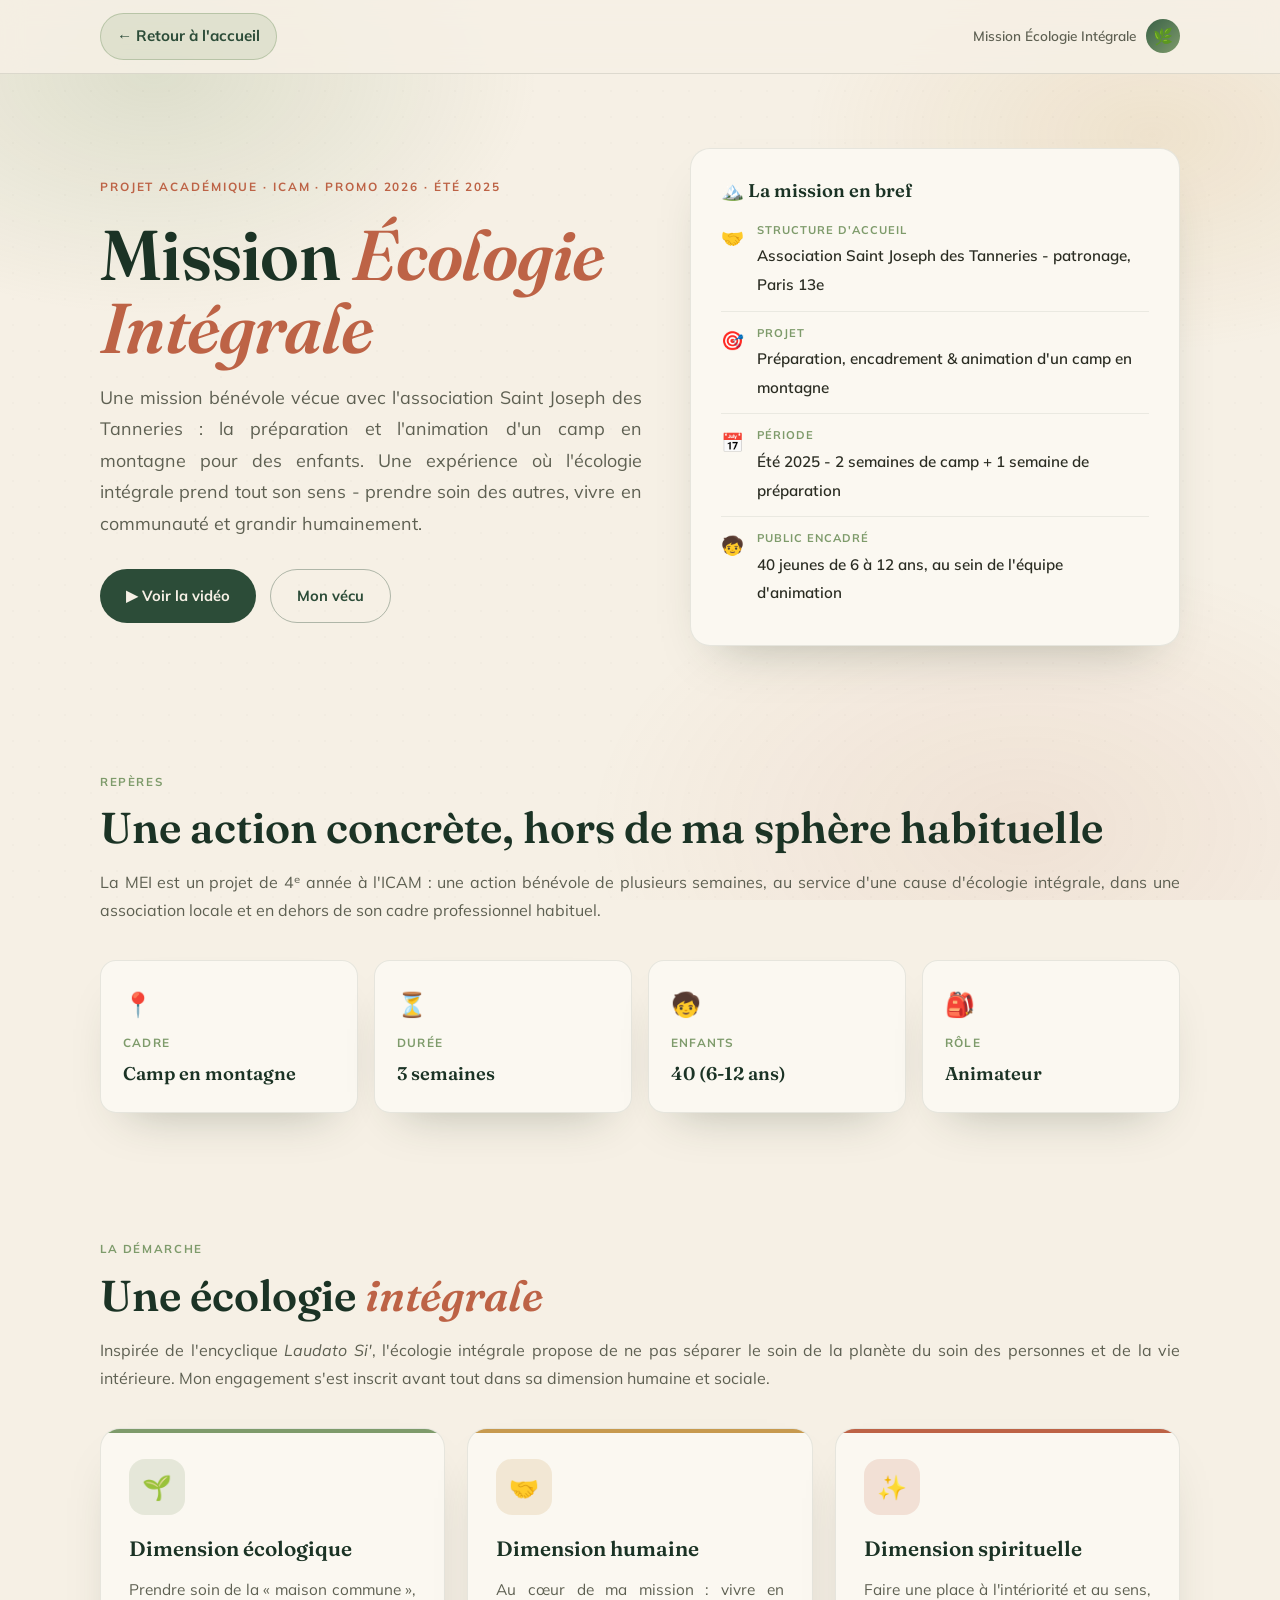
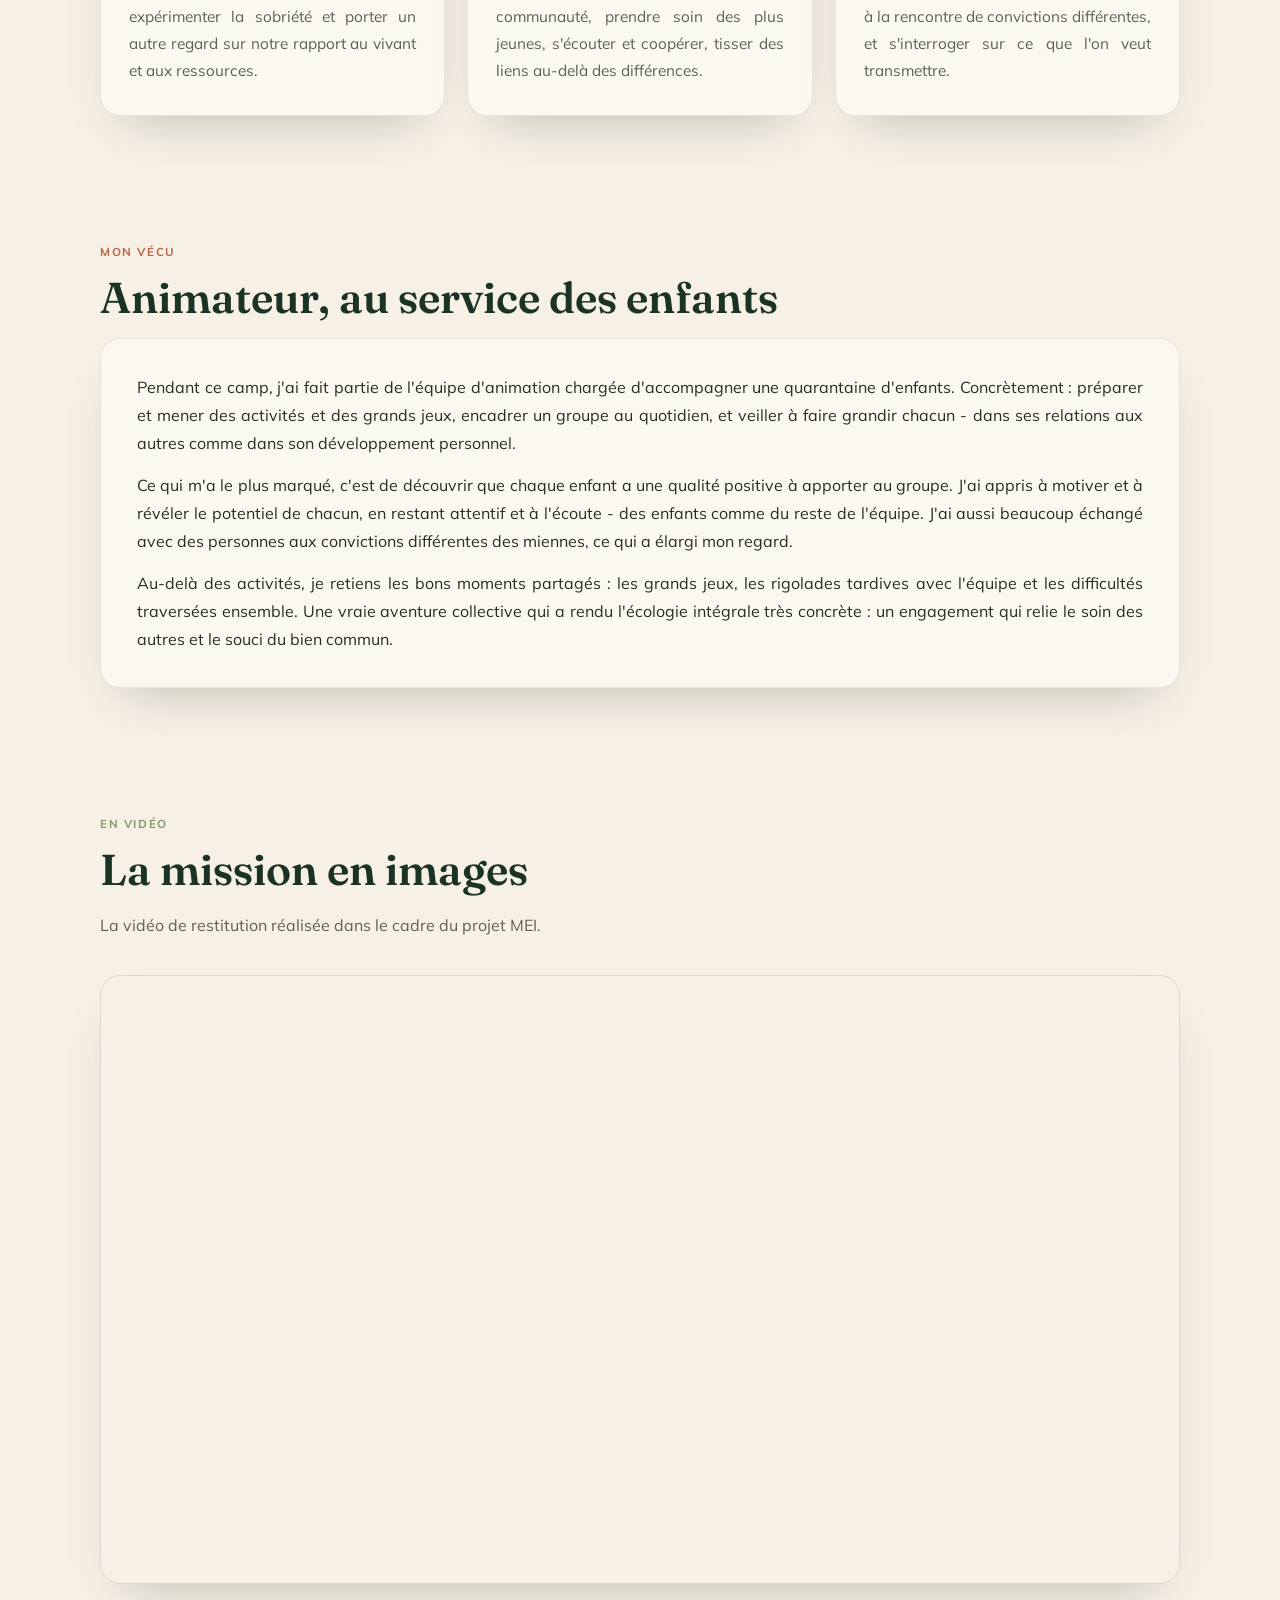
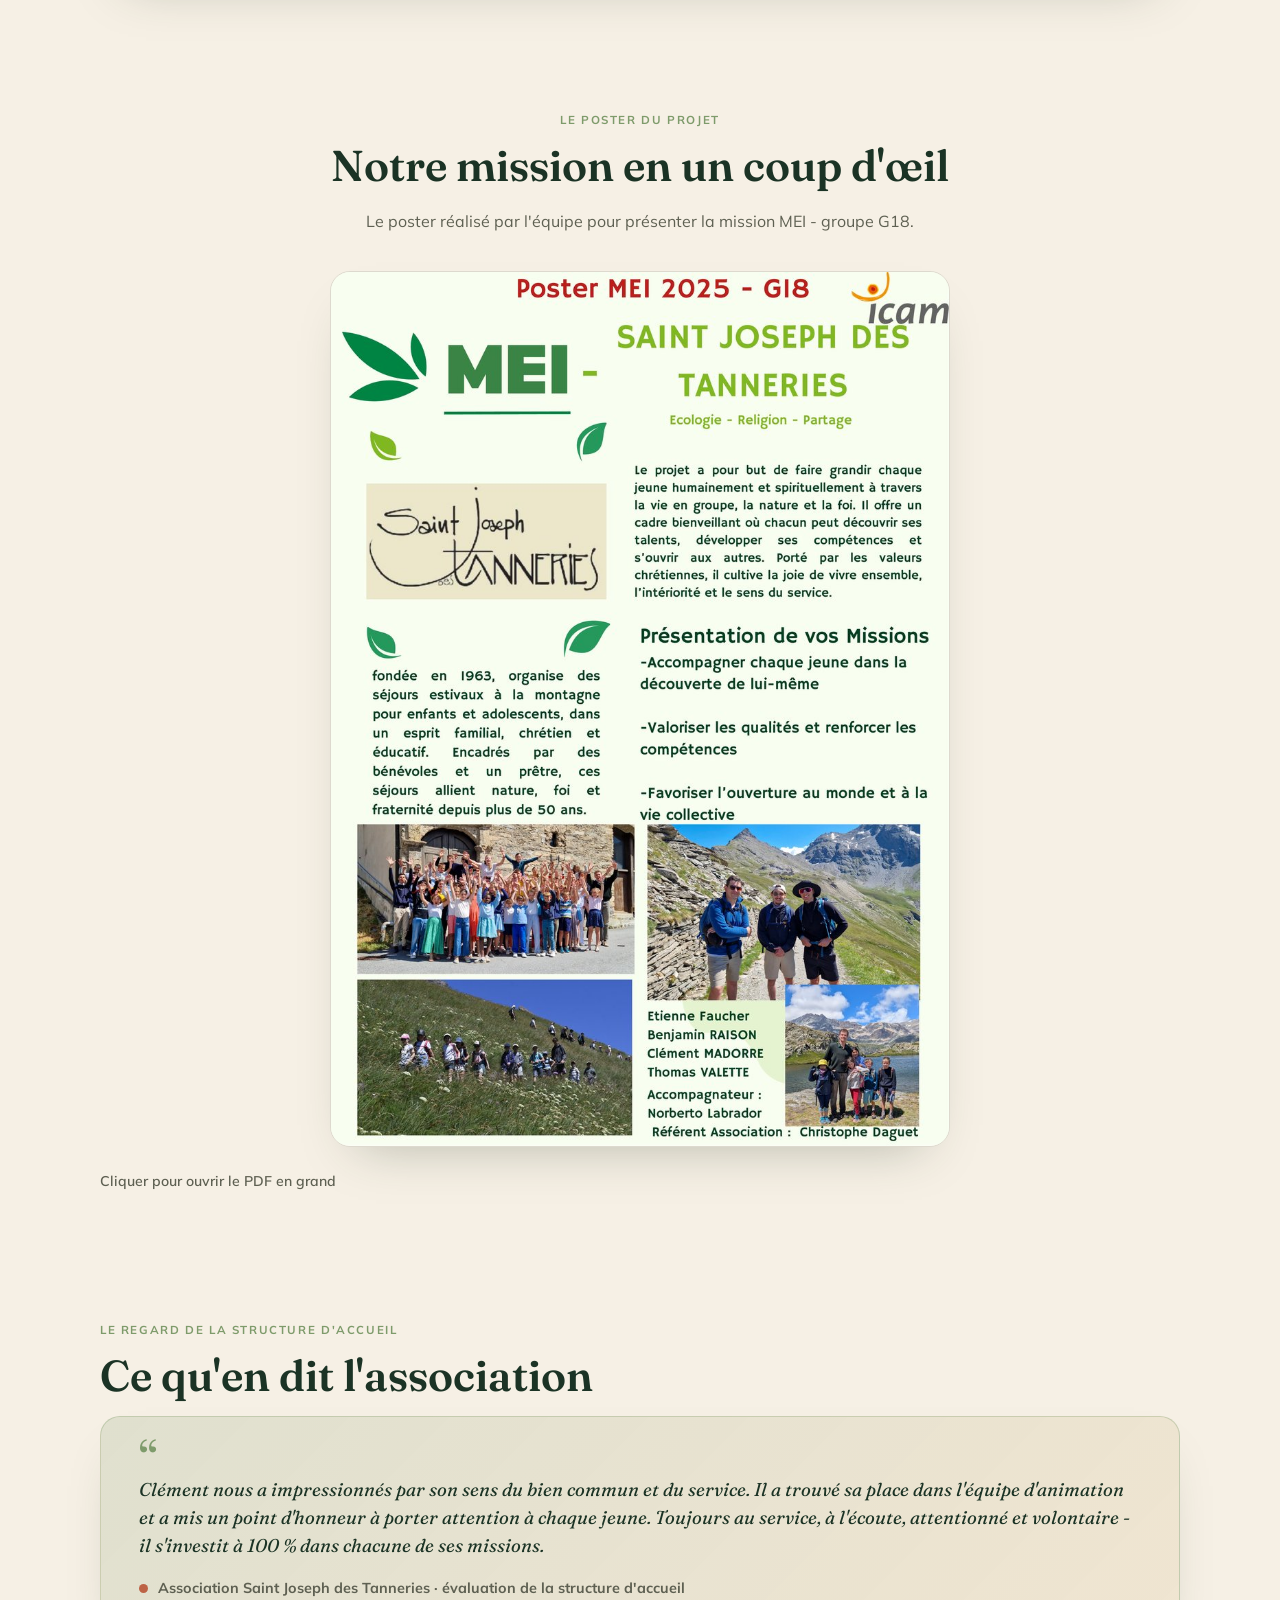
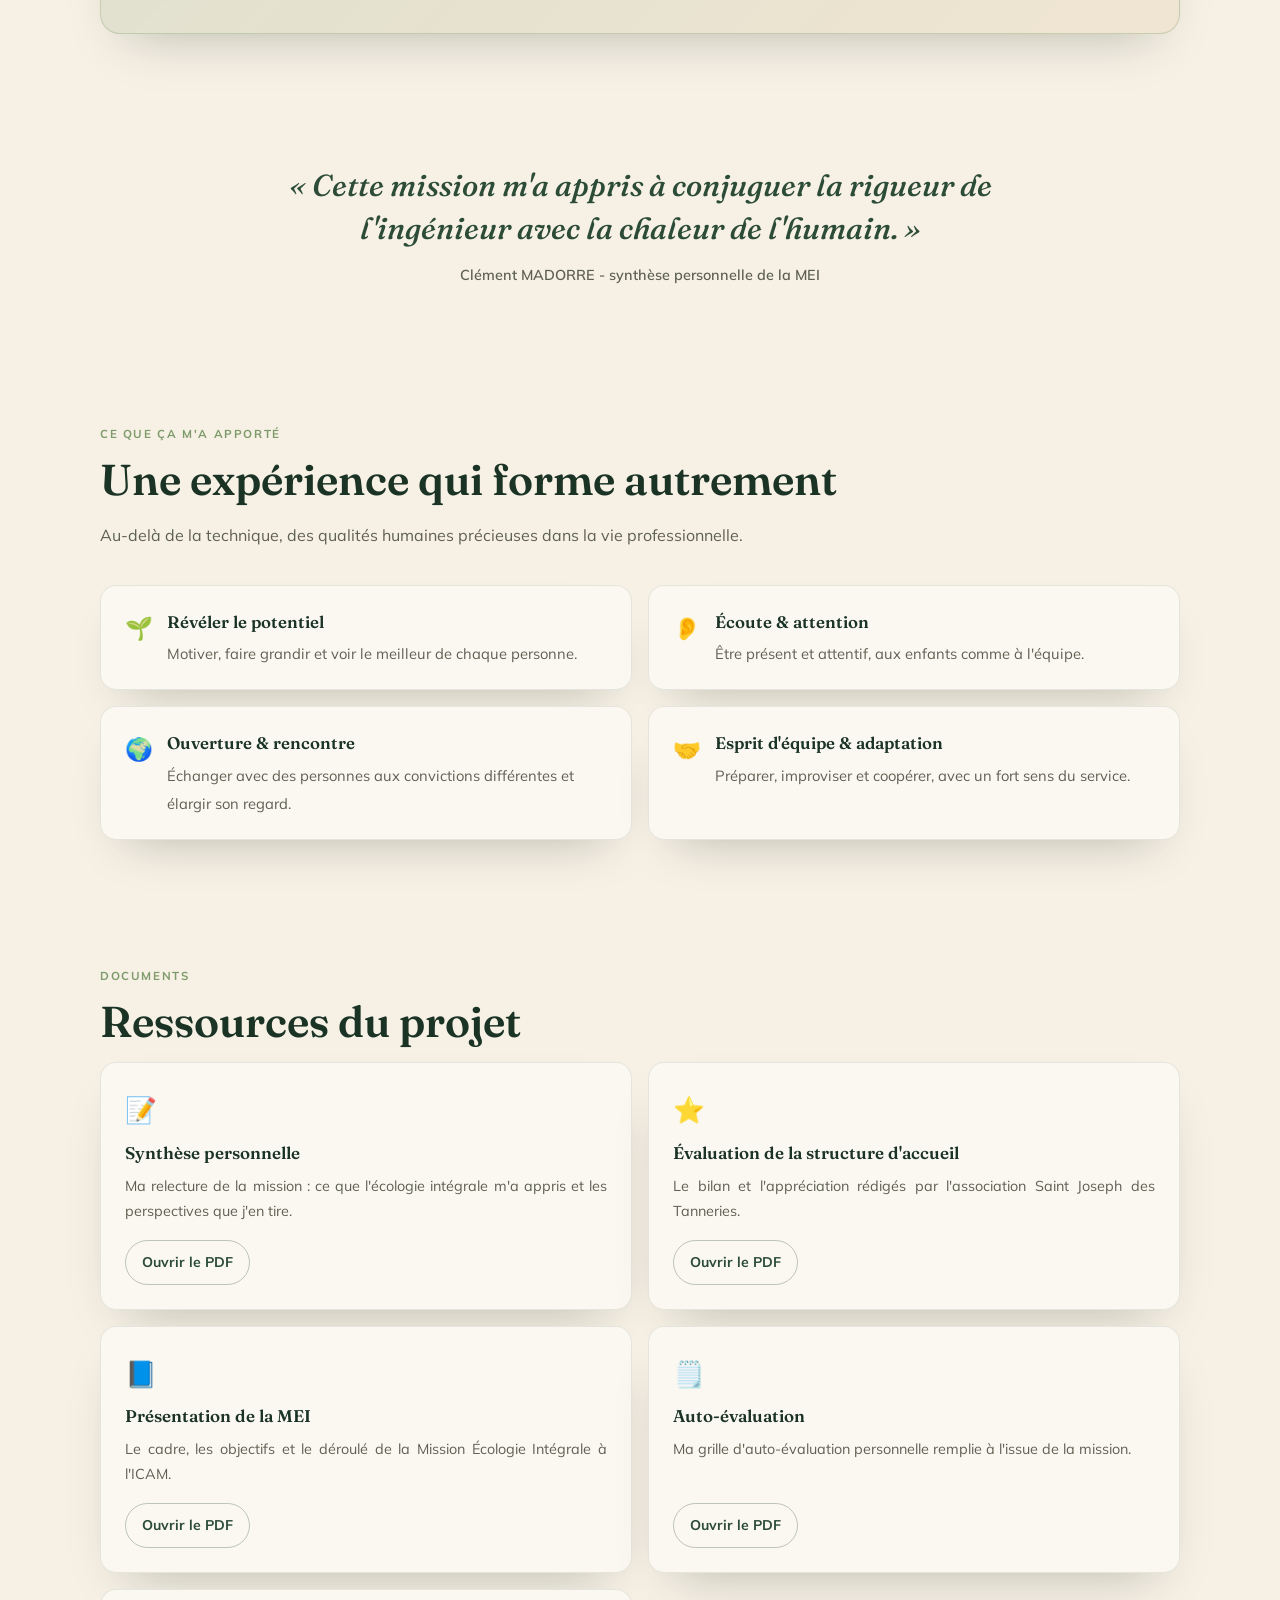
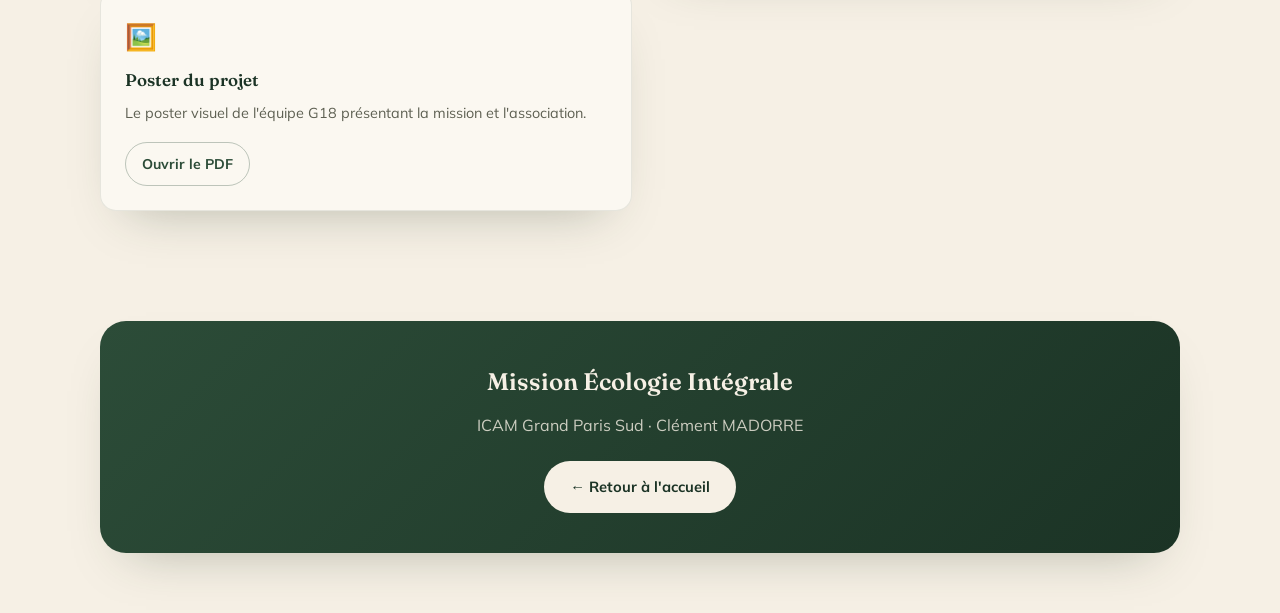
<file: Page_WEB_MEI.html>
<!DOCTYPE html>
<html lang="fr">
<head>
<meta charset="UTF-8">
<meta name="viewport" content="width=device-width, initial-scale=1.0">
<title>Mission Écologie Intégrale - Clément MADORRE</title>
<link rel="preconnect" href="https://fonts.googleapis.com">
<link rel="preconnect" href="https://fonts.gstatic.com" crossorigin>
<link href="https://fonts.googleapis.com/css2?family=Fraunces:ital,opsz,wght@0,9..144,400;0,9..144,600;0,9..144,700;1,9..144,400;1,9..144,500&family=Mulish:wght@300;400;500;600;700;800&display=swap" rel="stylesheet">
<style>
*,*::before,*::after{margin:0;padding:0;box-sizing:border-box}

:root{
  --green-900:#1b3325;
  --green-700:#2c4c38;
  --green-600:#3a6147;
  --sage:#7e9b6b;
  --clay:#bd6346;
  --ochre:#c79a4f;
  --cream:#f6f0e5;
  --cream-2:#efe6d4;
  --paper:#fbf8f1;
  --ink:#2a2c22;
  --ink-soft:#5e6052;
  --radius:20px;
  --shadow:0 24px 50px -28px rgba(43,60,40,.35);
}

html{scroll-behavior:smooth}
body{
  font-family:'Mulish',sans-serif;
  color:var(--ink);
  background:var(--cream);
  line-height:1.75;
  font-size:16px;
  overflow-x:hidden;
}

/* organic background atmosphere */
body::before{
  content:"";position:fixed;inset:0;z-index:-2;pointer-events:none;
  background:
    radial-gradient(ellipse 50% 45% at 12% 8%, rgba(126,155,107,.20), transparent 60%),
    radial-gradient(ellipse 45% 40% at 90% 15%, rgba(199,154,79,.16), transparent 60%),
    radial-gradient(ellipse 55% 50% at 80% 92%, rgba(189,99,70,.10), transparent 62%);
}
body::after{
  content:"";position:fixed;inset:0;z-index:-1;pointer-events:none;opacity:.4;
  background-image:radial-gradient(rgba(43,60,40,.05) 1px, transparent 1px);
  background-size:26px 26px;
}

.wrap{width:min(100% - 40px, 1080px);margin:0 auto}

p{text-align:justify;text-justify:inter-word;-webkit-hyphens:auto;hyphens:auto}

/* ── TOPBAR ── */
.topbar{
  position:sticky;top:0;z-index:100;
  background:rgba(246,240,229,.85);
  backdrop-filter:blur(12px);
  border-bottom:1px solid rgba(43,60,40,.12);
}
.topbar-inner{
  width:min(100% - 32px,1080px);margin:0 auto;
  display:flex;align-items:center;justify-content:space-between;gap:16px;
  padding:13px 0;
}
.home-link{
  display:inline-flex;align-items:center;gap:8px;
  text-decoration:none;color:var(--green-700);font-weight:700;font-size:.95rem;
  background:rgba(126,155,107,.16);border:1px solid rgba(126,155,107,.4);
  padding:9px 16px;border-radius:999px;transition:.2s;
}
.home-link:hover{background:rgba(126,155,107,.28);transform:translateY(-1px)}
.topbar-tag{display:flex;align-items:center;gap:10px;color:var(--ink-soft);font-size:.85rem;font-weight:600}
.leaf-mark{
  width:34px;height:34px;border-radius:50%;flex:0 0 auto;
  background:linear-gradient(135deg,var(--green-600),var(--sage));
  display:grid;place-items:center;color:#fff;font-size:1rem;
}
@media(max-width:560px){.topbar-tag span{display:none}}

/* ── HERO ── */
.hero{padding:74px 0 60px;position:relative}
.eyebrow{
  display:inline-block;font-weight:700;letter-spacing:.16em;text-transform:uppercase;
  font-size:.74rem;color:var(--clay);margin-bottom:20px;
}
.hero h1{
  font-family:'Fraunces',serif;font-weight:600;
  font-size:clamp(2.6rem,6vw,4.4rem);line-height:1.04;color:var(--green-900);
  letter-spacing:-.01em;margin-bottom:18px;
}
.hero h1 em{font-style:italic;color:var(--clay)}
.hero .lead{
  font-size:1.12rem;color:var(--ink-soft);max-width:640px;margin-bottom:30px;
  font-weight:400;
}
.hero-grid{display:grid;grid-template-columns:1.05fr .95fr;gap:48px;align-items:center}
.hero-cta{display:flex;gap:14px;flex-wrap:wrap}
.btn{
  display:inline-flex;align-items:center;gap:9px;text-decoration:none;
  font-weight:700;font-size:.92rem;padding:13px 26px;border-radius:999px;transition:.2s;
}
.btn-primary{background:var(--green-700);color:var(--cream)}
.btn-primary:hover{background:var(--green-900);transform:translateY(-2px)}
.btn-soft{background:transparent;color:var(--green-700);border:1.5px solid rgba(44,76,56,.35)}
.btn-soft:hover{border-color:var(--green-700);transform:translateY(-2px)}

/* photo placeholders */
.photo-ph{
  border:2px dashed rgba(126,155,107,.6);
  background:rgba(126,155,107,.08);
  border-radius:var(--radius);
  display:grid;place-items:center;text-align:center;color:var(--green-700);
  padding:26px;min-height:300px;
}
.photo-ph .ic{font-size:2.4rem;margin-bottom:8px}
.photo-ph small{display:block;color:var(--ink-soft);font-weight:600;margin-top:6px;font-size:.8rem}
.photo-ph b{font-size:1rem}

/* ── SECTIONS ── */
section{padding:60px 0}
.kicker{
  display:inline-block;font-weight:700;letter-spacing:.14em;text-transform:uppercase;
  font-size:.72rem;color:var(--sage);margin-bottom:12px;
}
.kicker.clay{color:var(--clay)}
h2{font-family:'Fraunces',serif;font-weight:600;font-size:clamp(1.9rem,3.6vw,2.7rem);color:var(--green-900);line-height:1.12;margin-bottom:16px}
.section-intro{color:var(--ink-soft);margin-bottom:36px}

/* facts strip */
.facts{display:grid;grid-template-columns:repeat(4,1fr);gap:16px}
.fact{
  background:var(--paper);border:1px solid rgba(43,60,40,.1);border-radius:16px;
  padding:22px;box-shadow:var(--shadow);
}
.fact .ic{font-size:1.5rem;margin-bottom:8px}
.fact .lbl{font-size:.74rem;text-transform:uppercase;letter-spacing:.1em;color:var(--sage);font-weight:700;margin-bottom:4px}
.fact .val{font-family:'Fraunces',serif;font-weight:600;font-size:1.15rem;color:var(--green-900)}
.fact .val.ph{color:var(--clay);font-style:italic;font-size:.95rem;font-family:'Mulish',sans-serif;font-weight:600}

/* pillars */
.pillars{display:grid;grid-template-columns:repeat(3,1fr);gap:22px}
.pillar{
  background:var(--paper);border:1px solid rgba(43,60,40,.1);border-radius:var(--radius);
  padding:30px 28px;box-shadow:var(--shadow);position:relative;overflow:hidden;
}
.pillar::before{content:"";position:absolute;top:0;left:0;right:0;height:4px}
.pillar.eco::before{background:var(--sage)}
.pillar.hum::before{background:var(--ochre)}
.pillar.spi::before{background:var(--clay)}
.pillar .badge{
  width:56px;height:56px;border-radius:16px;display:grid;place-items:center;
  font-size:1.5rem;margin-bottom:16px;
}
.pillar.eco .badge{background:rgba(126,155,107,.18)}
.pillar.hum .badge{background:rgba(199,154,79,.18)}
.pillar.spi .badge{background:rgba(189,99,70,.16)}
.pillar h3{font-family:'Fraunces',serif;font-weight:600;font-size:1.3rem;color:var(--green-900);margin-bottom:10px}
.pillar p{color:var(--ink-soft);font-size:.96rem}

/* engagement / text block */
.block{
  background:var(--paper);border:1px solid rgba(43,60,40,.1);border-radius:var(--radius);
  padding:34px 36px;box-shadow:var(--shadow);
}
.block p+p{margin-top:14px}

/* todo placeholders */
.todo{
  border:1.5px dashed var(--clay);background:rgba(189,99,70,.07);
  border-radius:14px;padding:18px 20px;color:var(--green-900);
}
.todo .t{display:flex;align-items:center;gap:8px;font-weight:800;color:var(--clay);margin-bottom:6px;font-size:.92rem;text-transform:uppercase;letter-spacing:.05em}
.todo p,.todo span{color:var(--ink-soft);font-size:.95rem;text-align:left}
.todo ul{margin:6px 0 0 18px;color:var(--ink-soft);font-size:.95rem}

/* gallery */
.gallery{display:grid;grid-template-columns:repeat(3,1fr);gap:16px}
.gallery .photo-ph{min-height:200px}

/* takeaways */
.takeaways{display:grid;grid-template-columns:repeat(2,1fr);gap:16px}
.take{
  background:var(--paper);border:1px solid rgba(43,60,40,.1);border-radius:16px;
  padding:22px 24px;display:flex;gap:14px;align-items:flex-start;box-shadow:var(--shadow);
}
.take .ic{font-size:1.4rem;flex:0 0 auto}
.take b{display:block;color:var(--green-900);font-family:'Fraunces',serif;font-weight:600;font-size:1.05rem;margin-bottom:2px}
.take span{color:var(--ink-soft);font-size:.92rem}

/* quote */
.quote{
  text-align:center;max-width:760px;margin:0 auto;padding:10px 0;
}
.quote blockquote{
  font-family:'Fraunces',serif;font-style:italic;font-weight:500;
  font-size:clamp(1.3rem,2.8vw,1.9rem);color:var(--green-700);line-height:1.4;
}
.quote cite{display:block;margin-top:14px;font-style:normal;color:var(--ink-soft);font-size:.9rem;font-weight:600}

/* documents */
.doc-card{
  background:var(--paper);border:1px solid rgba(43,60,40,.1);border-radius:var(--radius);
  padding:28px 30px;box-shadow:var(--shadow);text-align:center;
}
.doc-card .ic{font-size:2rem;margin-bottom:10px}
.doc-card h3{font-family:'Fraunces',serif;font-weight:600;font-size:1.3rem;color:var(--green-900);margin-bottom:8px}
.doc-card p{color:var(--ink-soft);max-width:520px;margin:0 auto 18px;text-align:center}

/* footer */
footer{padding:50px 0 60px;text-align:center}
.foot-card{
  background:linear-gradient(135deg,var(--green-700),var(--green-900));
  color:var(--cream);border-radius:26px;padding:40px 30px;box-shadow:var(--shadow);
}
.foot-card h3{font-family:'Fraunces',serif;font-weight:600;font-size:1.5rem;margin-bottom:8px}
.foot-card p{color:rgba(246,240,229,.8);text-align:center}
.foot-card .btn{margin-top:22px;background:var(--cream);color:var(--green-900)}
.foot-card .btn:hover{background:#fff}

@media(max-width:860px){
  .hero-grid{grid-template-columns:1fr;gap:32px}
  .facts{grid-template-columns:repeat(2,1fr)}
  .pillars{grid-template-columns:1fr}
  .gallery{grid-template-columns:repeat(2,1fr)}
  .takeaways{grid-template-columns:1fr}
  .docs{grid-template-columns:1fr}
}
@media(max-width:520px){
  .facts{grid-template-columns:1fr}
  .gallery{grid-template-columns:1fr}
  .block,.foot-card{padding:26px 22px}
}
/* fiche mission */
.fiche{background:var(--paper);border:1px solid rgba(43,60,40,.1);border-radius:var(--radius);padding:26px 30px;box-shadow:var(--shadow)}
.fiche h3{font-family:'Fraunces',serif;font-weight:600;font-size:1.15rem;color:var(--green-900);margin-bottom:14px;display:flex;align-items:center;gap:10px}
.fiche-row{display:flex;gap:13px;align-items:flex-start;padding:12px 0;border-top:1px solid rgba(43,60,40,.08)}
.fiche-row:first-of-type{border-top:none;padding-top:0}
.fiche-row .ic{font-size:1.15rem;flex:0 0 auto;margin-top:1px}
.fiche-row .k{display:block;font-size:.7rem;text-transform:uppercase;letter-spacing:.09em;color:var(--sage);font-weight:700;margin-bottom:1px}
.fiche-row .v{color:var(--ink);font-weight:600;font-size:.95rem}

/* video */
.video-wrap{position:relative;width:100%;padding-top:56.25%;border-radius:var(--radius);overflow:hidden;box-shadow:var(--shadow);border:1px solid rgba(43,60,40,.12)}
.video-wrap iframe{position:absolute;inset:0;width:100%;height:100%;border:0}

/* testimonial */
.testimonial{background:linear-gradient(135deg,rgba(126,155,107,.18),rgba(199,154,79,.13));border:1px solid rgba(126,155,107,.32);border-radius:var(--radius);padding:32px 38px;box-shadow:var(--shadow)}
.testimonial .mark{font-family:'Fraunces',serif;font-size:3rem;line-height:.4;color:var(--sage)}
.testimonial p{font-family:'Fraunces',serif;font-style:italic;font-size:1.16rem;color:var(--green-900);line-height:1.5;margin:8px 0 16px;text-align:left}
.testimonial .attr{display:flex;align-items:center;gap:10px;color:var(--ink-soft);font-weight:700;font-size:.9rem}
.testimonial .attr .dot{width:9px;height:9px;border-radius:50%;background:var(--clay);flex:0 0 auto}

/* documents */
.docs{display:grid;grid-template-columns:repeat(2,1fr);gap:16px}
.doc-mini{background:var(--paper);border:1px solid rgba(43,60,40,.1);border-radius:16px;padding:24px;box-shadow:var(--shadow);display:flex;flex-direction:column;gap:6px}
.doc-mini .ic{font-size:1.6rem}
.doc-mini h4{font-family:'Fraunces',serif;font-weight:600;font-size:1.06rem;color:var(--green-900)}
.doc-mini p{color:var(--ink-soft);font-size:.9rem;margin-bottom:10px}
.doc-mini a{margin-top:auto;align-self:flex-start;text-decoration:none;color:var(--green-700);font-weight:700;font-size:.88rem;border:1.5px solid rgba(44,76,56,.3);padding:9px 16px;border-radius:999px;transition:.2s}
.doc-mini a:hover{background:var(--green-700);color:var(--cream)}
</style>
</head>
<body>

<header class="topbar">
  <div class="topbar-inner">
    <a href="index.html" class="home-link">← Retour à l'accueil</a>
    <div class="topbar-tag">
      <span>Mission Écologie Intégrale</span>
      <div class="leaf-mark">🌿</div>
    </div>
  </div>
</header>

<main>

  <!-- HERO -->
  <section class="hero">
    <div class="wrap hero-grid">
      <div>
        <span class="eyebrow">Projet académique · ICAM · Promo 2026 · Été 2025</span>
        <h1>Mission <em>Écologie Intégrale</em></h1>
        <p class="lead">
          Une mission bénévole vécue avec l'association Saint Joseph des Tanneries : la préparation et l'animation d'un camp en montagne pour des enfants. Une expérience où l'écologie intégrale prend tout son sens - prendre soin des autres, vivre en communauté et grandir humainement.
        </p>
        <div class="hero-cta">
          <a href="#video" class="btn btn-primary">▶ Voir la vidéo</a>
          <a href="#vecu" class="btn btn-soft">Mon vécu</a>
        </div>
      </div>
      <div class="fiche">
        <h3>🏔️ La mission en bref</h3>
        <div class="fiche-row"><span class="ic">🤝</span><div><span class="k">Structure d'accueil</span><span class="v">Association Saint Joseph des Tanneries - patronage, Paris 13e</span></div></div>
        <div class="fiche-row"><span class="ic">🎯</span><div><span class="k">Projet</span><span class="v">Préparation, encadrement & animation d'un camp en montagne</span></div></div>
        <div class="fiche-row"><span class="ic">📅</span><div><span class="k">Période</span><span class="v">Été 2025 - 2 semaines de camp + 1 semaine de préparation</span></div></div>
        <div class="fiche-row"><span class="ic">🧒</span><div><span class="k">Public encadré</span><span class="v">40 jeunes de 6 à 12 ans, au sein de l'équipe d'animation</span></div></div>
      </div>
    </div>
  </section>

  <!-- REPÈRES -->
  <section id="bref">
    <div class="wrap">
      <span class="kicker">Repères</span>
      <h2>Une action concrète, hors de ma sphère habituelle</h2>
      <p class="section-intro">La MEI est un projet de 4ᵉ année à l'ICAM : une action bénévole de plusieurs semaines, au service d'une cause d'écologie intégrale, dans une association locale et en dehors de son cadre professionnel habituel.</p>
      <div class="facts">
        <div class="fact"><div class="ic">📍</div><div class="lbl">Cadre</div><div class="val">Camp en montagne</div></div>
        <div class="fact"><div class="ic">⏳</div><div class="lbl">Durée</div><div class="val">3 semaines</div></div>
        <div class="fact"><div class="ic">🧒</div><div class="lbl">Enfants</div><div class="val">40 (6-12 ans)</div></div>
        <div class="fact"><div class="ic">🎒</div><div class="lbl">Rôle</div><div class="val">Animateur</div></div>
      </div>
    </div>
  </section>

  <!-- PILIERS -->
  <section id="piliers">
    <div class="wrap">
      <span class="kicker">La démarche</span>
      <h2>Une écologie <em style="font-style:italic;color:var(--clay)">intégrale</em></h2>
      <p class="section-intro">
        Inspirée de l'encyclique <em>Laudato Si'</em>, l'écologie intégrale propose de ne pas séparer le soin de la planète du soin des personnes et de la vie intérieure. Mon engagement s'est inscrit avant tout dans sa dimension humaine et sociale.
      </p>
      <div class="pillars">
        <div class="pillar eco">
          <div class="badge">🌱</div>
          <h3>Dimension écologique</h3>
          <p>Prendre soin de la « maison commune », expérimenter la sobriété et porter un autre regard sur notre rapport au vivant et aux ressources.</p>
        </div>
        <div class="pillar hum">
          <div class="badge">🤝</div>
          <h3>Dimension humaine</h3>
          <p>Au cœur de ma mission : vivre en communauté, prendre soin des plus jeunes, s'écouter et coopérer, tisser des liens au-delà des différences.</p>
        </div>
        <div class="pillar spi">
          <div class="badge">✨</div>
          <h3>Dimension spirituelle</h3>
          <p>Faire une place à l'intériorité et au sens, à la rencontre de convictions différentes, et s'interroger sur ce que l'on veut transmettre.</p>
        </div>
      </div>
    </div>
  </section>

  <!-- VÉCU -->
  <section id="vecu">
    <div class="wrap">
      <span class="kicker clay">Mon vécu</span>
      <h2>Animateur, au service des enfants</h2>
      <div class="block">
        <p>Pendant ce camp, j'ai fait partie de l'équipe d'animation chargée d'accompagner une quarantaine d'enfants. Concrètement : préparer et mener des activités et des grands jeux, encadrer un groupe au quotidien, et veiller à faire grandir chacun - dans ses relations aux autres comme dans son développement personnel.</p>
        <p>Ce qui m'a le plus marqué, c'est de découvrir que chaque enfant a une qualité positive à apporter au groupe. J'ai appris à motiver et à révéler le potentiel de chacun, en restant attentif et à l'écoute - des enfants comme du reste de l'équipe. J'ai aussi beaucoup échangé avec des personnes aux convictions différentes des miennes, ce qui a élargi mon regard.</p>
        <p>Au-delà des activités, je retiens les bons moments partagés : les grands jeux, les rigolades tardives avec l'équipe et les difficultés traversées ensemble. Une vraie aventure collective qui a rendu l'écologie intégrale très concrète : un engagement qui relie le soin des autres et le souci du bien commun.</p>
      </div>
    </div>
  </section>

  <!-- VIDÉO -->
  <section id="video">
    <div class="wrap">
      <span class="kicker">En vidéo</span>
      <h2>La mission en images</h2>
      <p class="section-intro">La vidéo de restitution réalisée dans le cadre du projet MEI.</p>
      <div class="video-wrap">
        <iframe src="https://www.youtube.com/embed/zzres8BGmZg" title="Mission Écologie Intégrale - Clément MADORRE" allow="accelerometer; autoplay; clipboard-write; encrypted-media; gyroscope; picture-in-picture; web-share" allowfullscreen></iframe>
      </div>
    </div>
  </section>

  <!-- POSTER -->
  <section id="poster">
    <div class="wrap" style="text-align:center">
      <span class="kicker">Le poster du projet</span>
      <h2>Notre mission en un coup d'œil</h2>
      <p class="section-intro" style="margin-left:auto;margin-right:auto;text-align:center">Le poster réalisé par l'équipe pour présenter la mission MEI - groupe G18.</p>
      <a href="mei-poster.pdf" target="_blank" style="display:inline-block">
        <img src="mei-poster.jpg" alt="Poster MEI 2025 - Saint Joseph des Tanneries - groupe G18" style="max-width:620px;width:100%;border-radius:var(--radius);box-shadow:var(--shadow);border:1px solid rgba(43,60,40,.12);cursor:pointer;transition:.2s" onmouseover="this.style.transform='scale(1.01)'" onmouseout="this.style.transform='none'">
      </a>
      <p style="margin-top:14px;color:var(--ink-soft);font-size:.88rem;font-weight:600">Cliquer pour ouvrir le PDF en grand</p>
    </div>
  </section>

  <!-- TÉMOIGNAGE -->
  <section id="retour">
    <div class="wrap">
      <span class="kicker">Le regard de la structure d'accueil</span>
      <h2>Ce qu'en dit l'association</h2>
      <div class="testimonial">
        <div class="mark">&ldquo;</div>
        <p>Clément nous a impressionnés par son sens du bien commun et du service. Il a trouvé sa place dans l'équipe d'animation et a mis un point d'honneur à porter attention à chaque jeune. Toujours au service, à l'écoute, attentionné et volontaire - il s'investit à 100 % dans chacune de ses missions.</p>
        <div class="attr"><span class="dot"></span>Association Saint Joseph des Tanneries · évaluation de la structure d'accueil</div>
      </div>
    </div>
  </section>

  <!-- CITATION -->
  <section>
    <div class="wrap quote">
      <blockquote>« Cette mission m'a appris à conjuguer la rigueur de l'ingénieur avec la chaleur de l'humain. »</blockquote>
      <cite>Clément MADORRE - synthèse personnelle de la MEI</cite>
    </div>
  </section>

  <!-- APPORTS -->
  <section id="apports">
    <div class="wrap">
      <span class="kicker">Ce que ça m'a apporté</span>
      <h2>Une expérience qui forme autrement</h2>
      <p class="section-intro">Au-delà de la technique, des qualités humaines précieuses dans la vie professionnelle.</p>
      <div class="takeaways">
        <div class="take"><div class="ic">🌱</div><div><b>Révéler le potentiel</b><span>Motiver, faire grandir et voir le meilleur de chaque personne.</span></div></div>
        <div class="take"><div class="ic">👂</div><div><b>Écoute & attention</b><span>Être présent et attentif, aux enfants comme à l'équipe.</span></div></div>
        <div class="take"><div class="ic">🌍</div><div><b>Ouverture & rencontre</b><span>Échanger avec des personnes aux convictions différentes et élargir son regard.</span></div></div>
        <div class="take"><div class="ic">🤝</div><div><b>Esprit d'équipe & adaptation</b><span>Préparer, improviser et coopérer, avec un fort sens du service.</span></div></div>
      </div>
    </div>
  </section>

  <!-- DOCUMENTS -->
  <section id="documents">
    <div class="wrap">
      <span class="kicker">Documents</span>
      <h2>Ressources du projet</h2>
      <div class="docs">
        <div class="doc-mini">
          <div class="ic">📝</div>
          <h4>Synthèse personnelle</h4>
          <p>Ma relecture de la mission : ce que l'écologie intégrale m'a appris et les perspectives que j'en tire.</p>
          <a href="mei-synthese.pdf" target="_blank">Ouvrir le PDF</a>
        </div>
        <div class="doc-mini">
          <div class="ic">⭐</div>
          <h4>Évaluation de la structure d'accueil</h4>
          <p>Le bilan et l'appréciation rédigés par l'association Saint Joseph des Tanneries.</p>
          <a href="mei-evaluation-structure.pdf" target="_blank">Ouvrir le PDF</a>
        </div>
        <div class="doc-mini">
          <div class="ic">📘</div>
          <h4>Présentation de la MEI</h4>
          <p>Le cadre, les objectifs et le déroulé de la Mission Écologie Intégrale à l'ICAM.</p>
          <a href="mei-presentation.pdf" target="_blank">Ouvrir le PDF</a>
        </div>
        <div class="doc-mini">
          <div class="ic">🗒️</div>
          <h4>Auto-évaluation</h4>
          <p>Ma grille d'auto-évaluation personnelle remplie à l'issue de la mission.</p>
          <a href="mei-auto-evaluation.pdf" target="_blank">Ouvrir le PDF</a>
        </div>
        <div class="doc-mini">
          <div class="ic">🖼️</div>
          <h4>Poster du projet</h4>
          <p>Le poster visuel de l'équipe G18 présentant la mission et l'association.</p>
          <a href="mei-poster.pdf" target="_blank">Ouvrir le PDF</a>
        </div>
      </div>
    </div>
  </section>

</main>

<footer>
  <div class="wrap">
    <div class="foot-card">
      <h3>Mission Écologie Intégrale</h3>
      <p>ICAM Grand Paris Sud · Clément MADORRE</p>
      <a href="index.html" class="btn">← Retour à l'accueil</a>
    </div>
  </div>
</footer>

</body>
</html>
</file>
